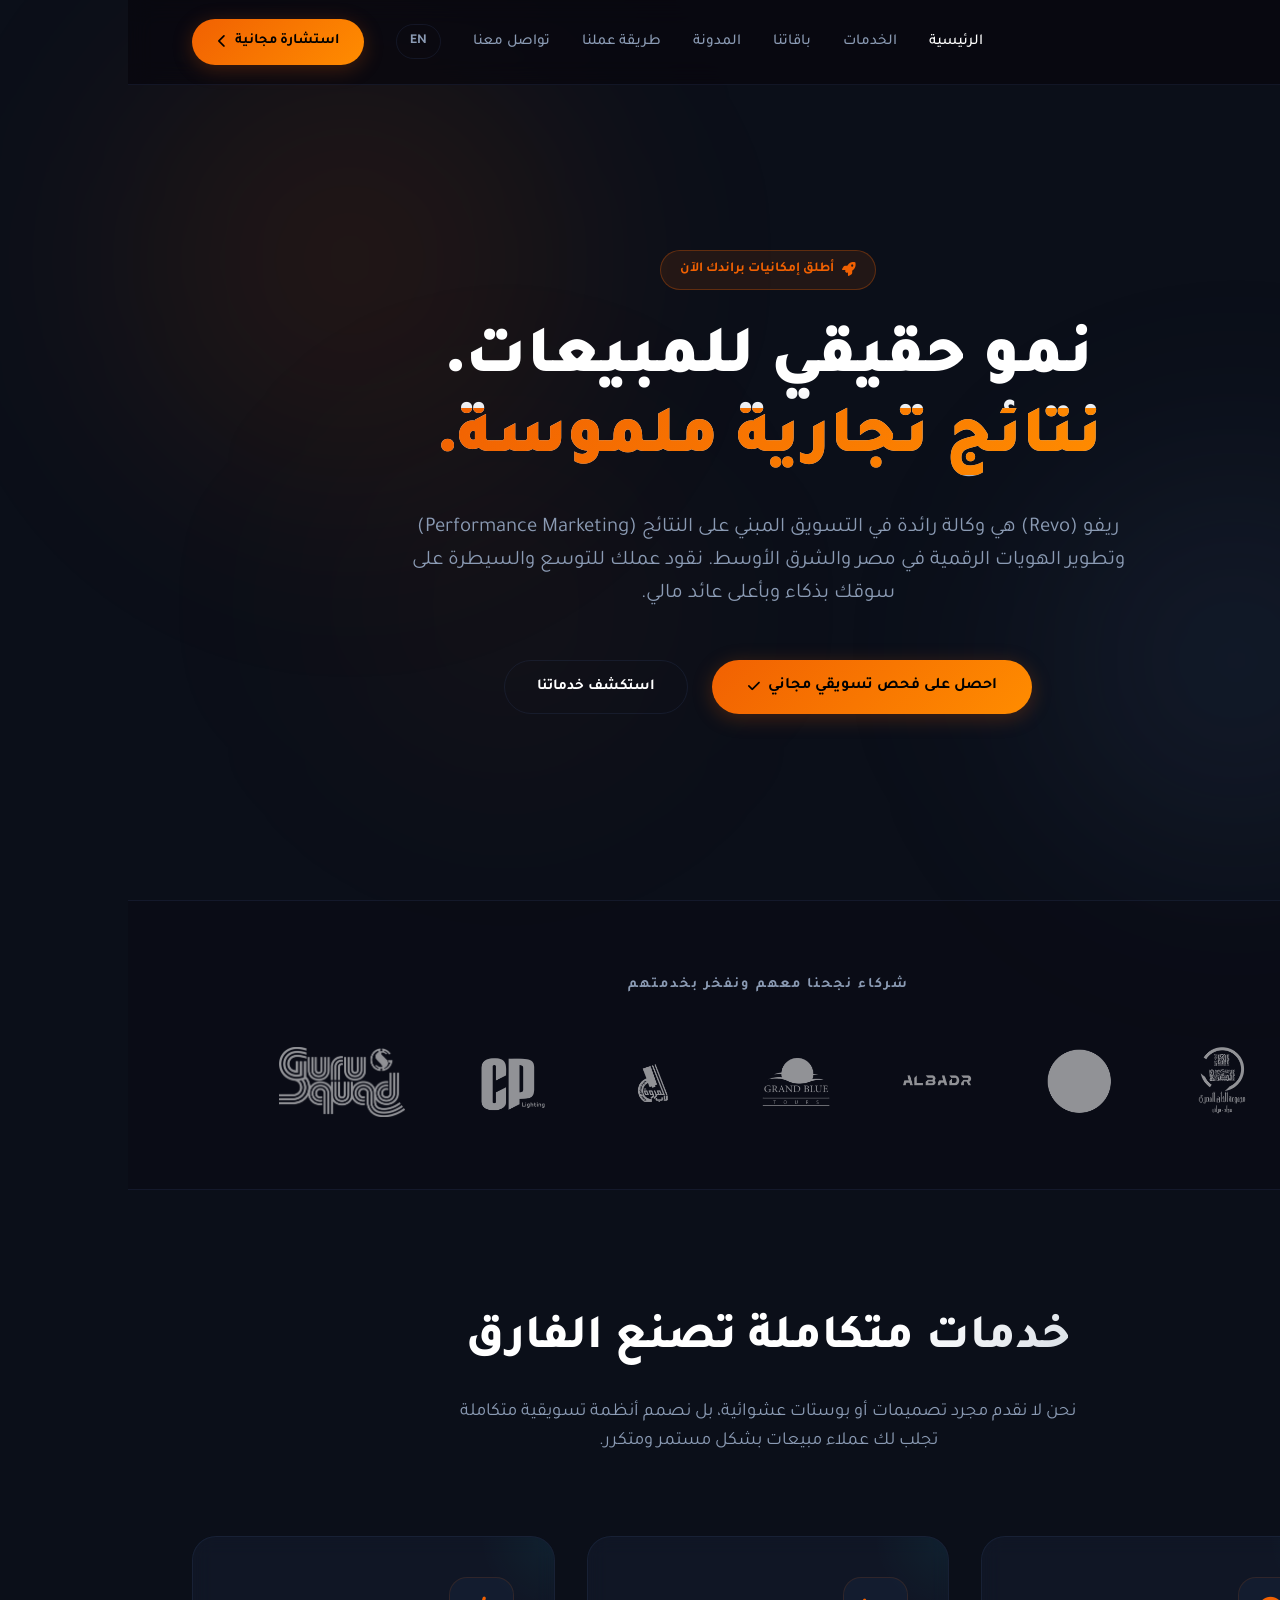
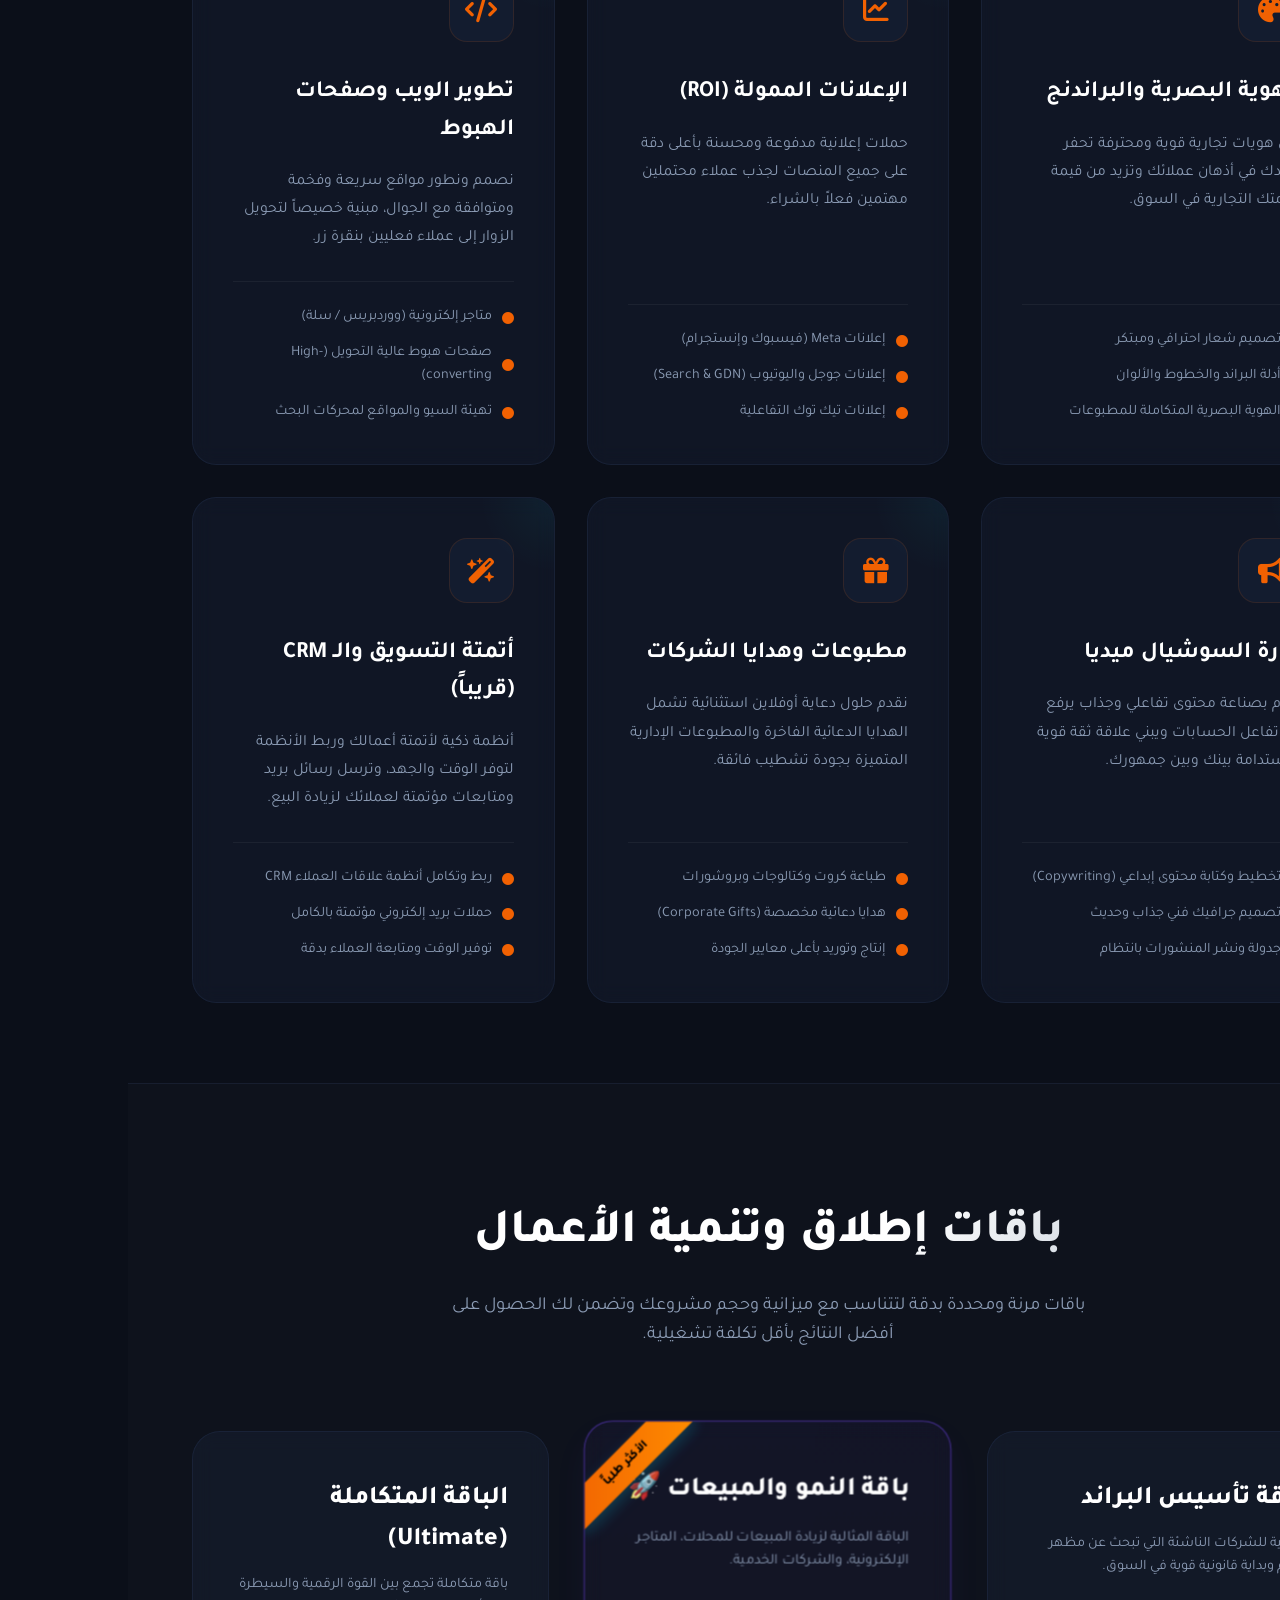
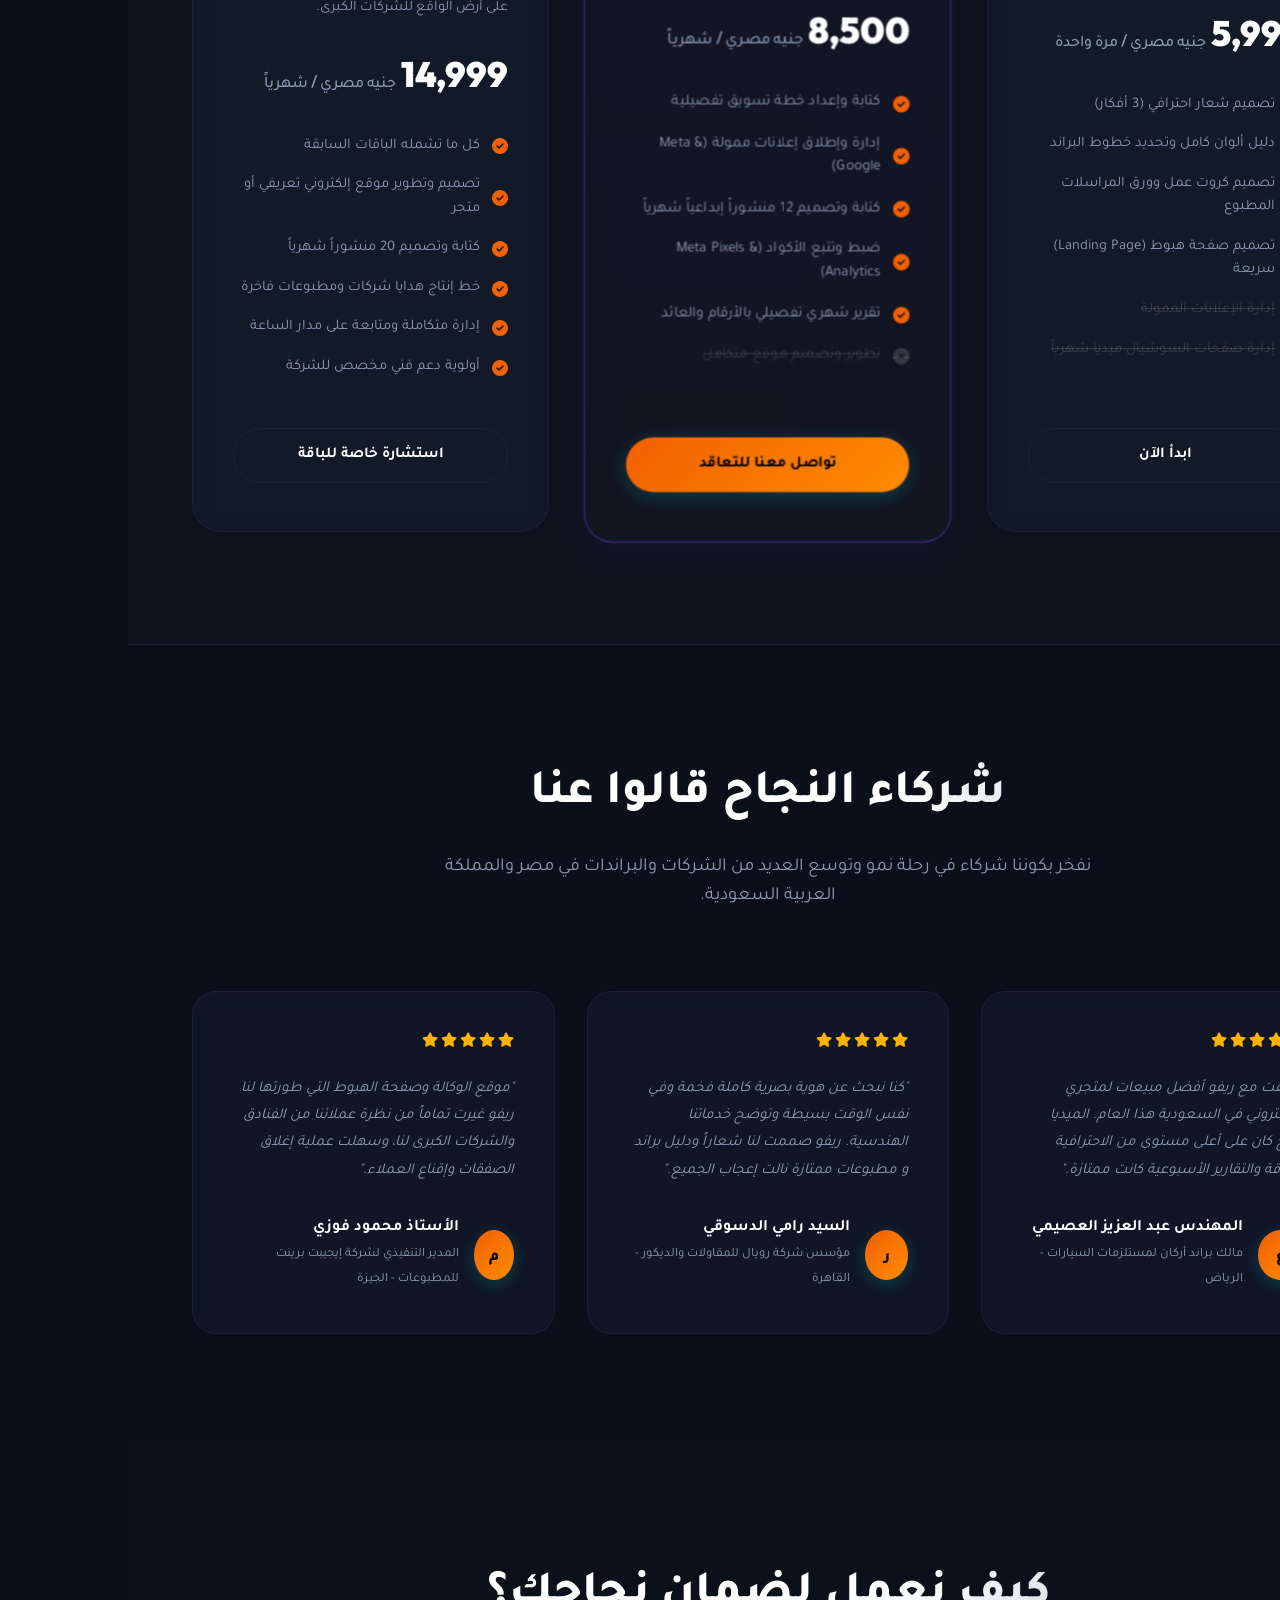
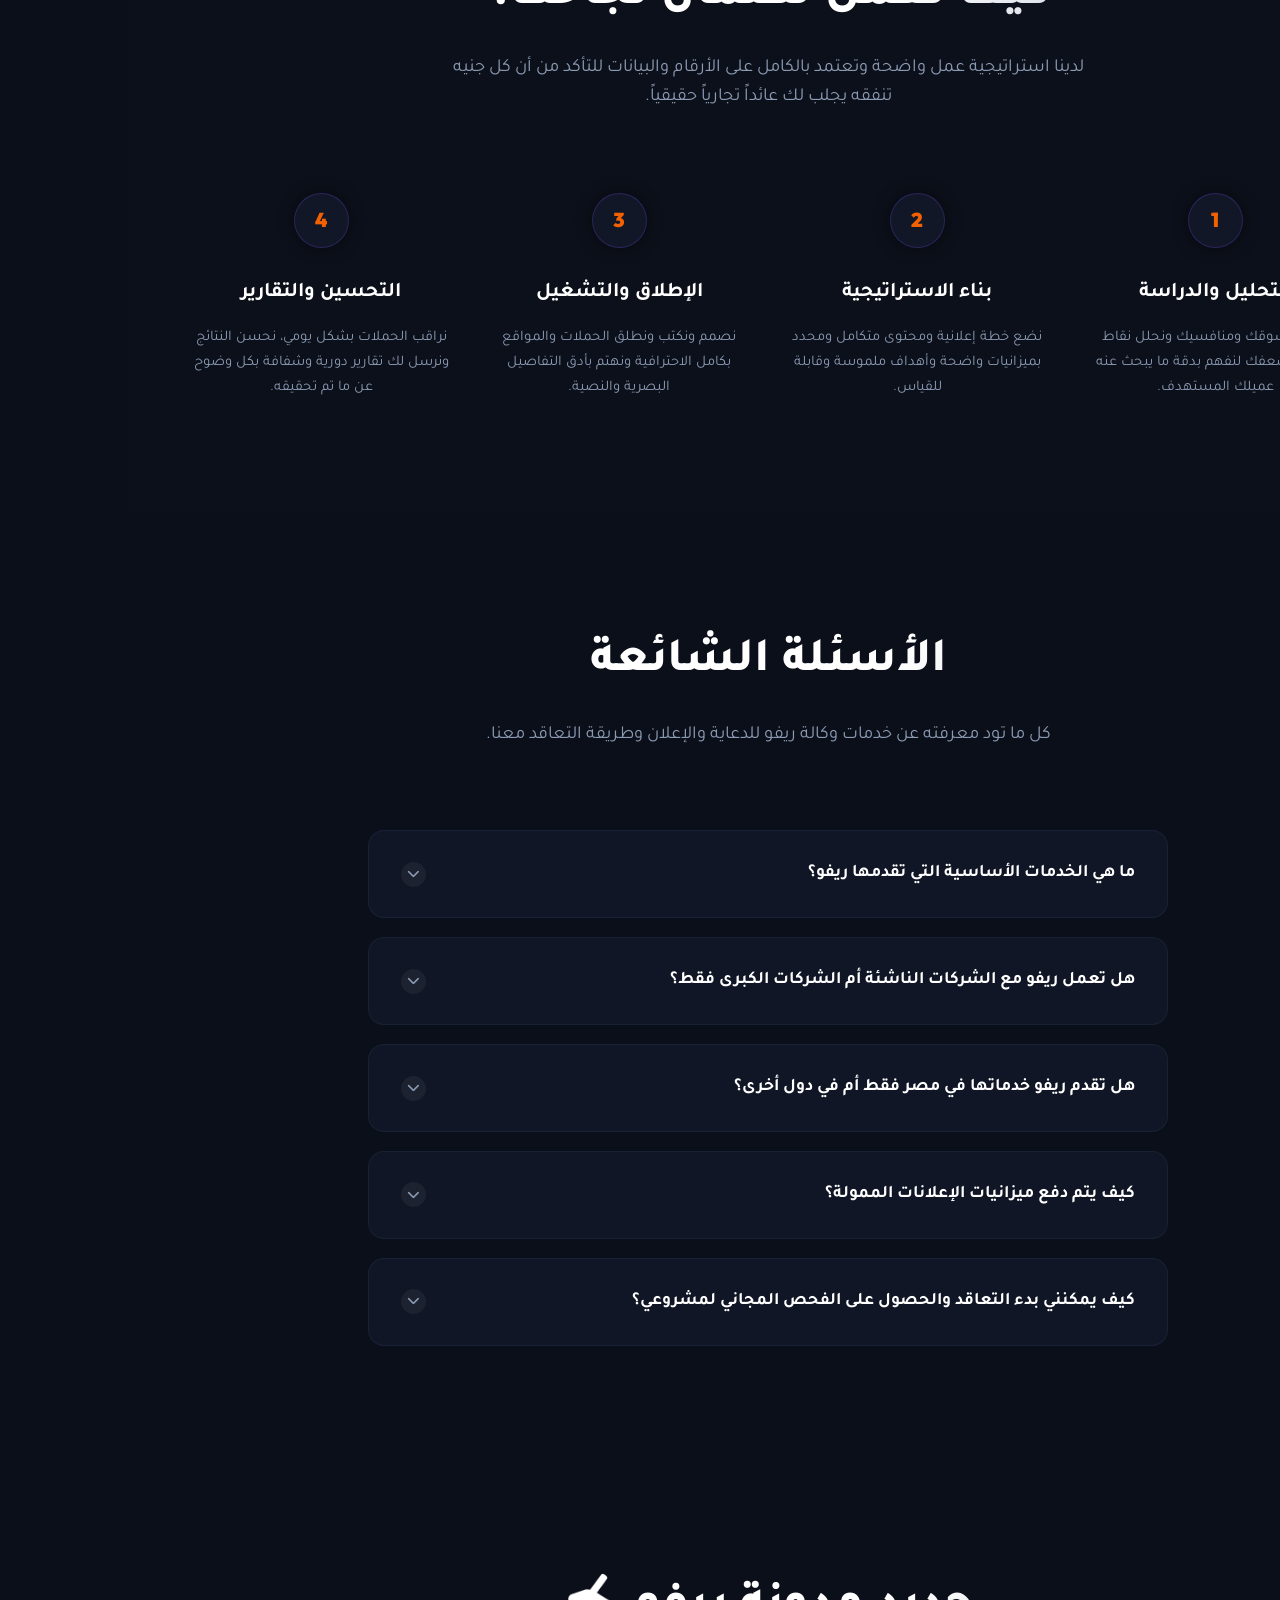
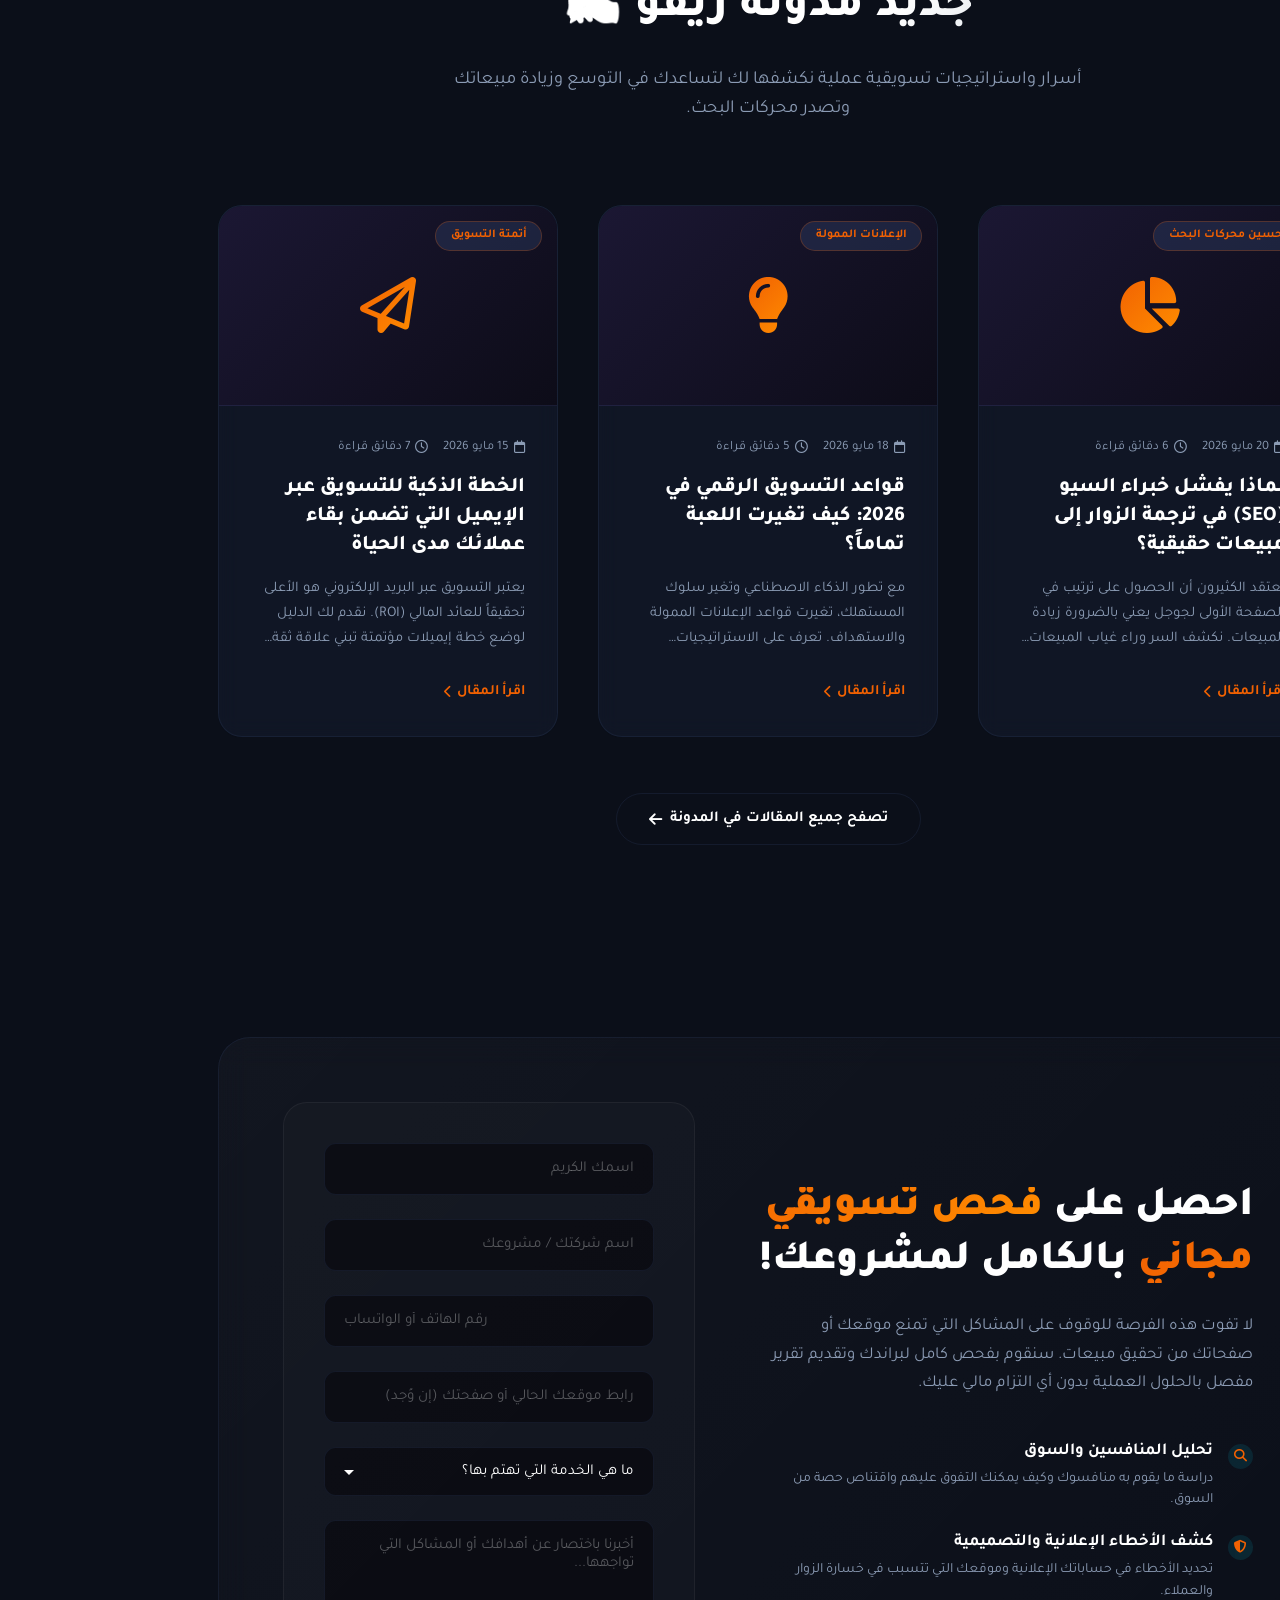
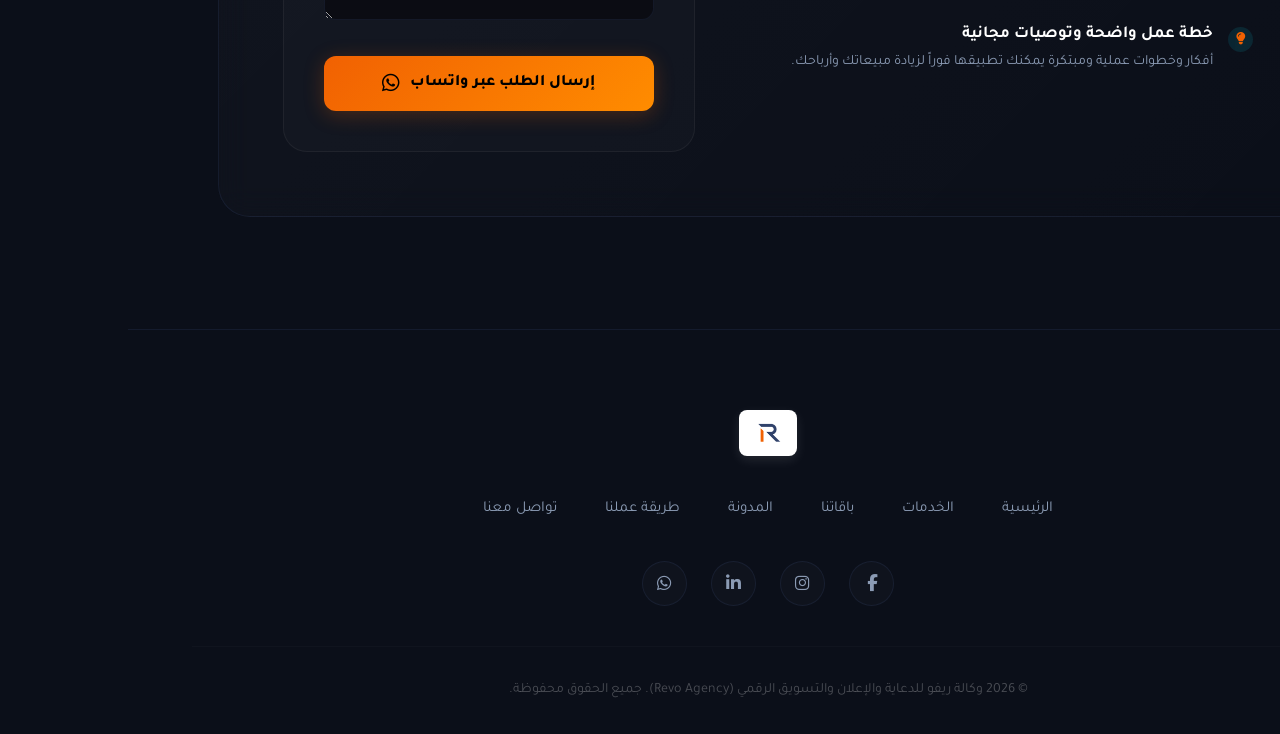
<file: index.html>
<!DOCTYPE html>
<html lang="ar" dir="rtl">
<head>
    <meta charset="UTF-8">
    <meta name="viewport" content="width=device-width, initial-scale=1.0">
    <title>Revo Advertising Agency | وكالة ريفو للدعاية والتسويق الرقمي</title>
    <meta name="description" content="وكالة ريفو (Revo) للدعاية والتسويق الرقمي - شريك النمو الذكي لشركتك في مصر والشرق الأوسط. نقدم خدمات الميديا باينج، تصميم الهويات، وتطوير المواقع بأحدث التقنيات وأعلى عائد على الاستثمار.">
    
    <!-- Google Fonts -->
    <link rel="preconnect" href="https://fonts.googleapis.com">
    <link rel="preconnect" href="https://fonts.gstatic.com" crossorigin>
    <link href="https://fonts.googleapis.com/css2?family=Outfit:wght@300;400;600;800&family=Tajawal:wght@300;400;500;700;900&display=swap" rel="stylesheet">
    
    <!-- FontAwesome Icons -->
    <link rel="stylesheet" href="https://cdnjs.cloudflare.com/ajax/libs/font-awesome/6.4.0/css/all.min.css">

    <!-- Shared Web Components -->
    <script src="js/components.js" defer></script>

    <link rel="stylesheet" href="css/global.css">
    <link rel="stylesheet" href="css/home.css">
</head>
<body>
<!-- test3.3 -->
    <div class="ambient-glow"></div>
    <div class="ambient-glow-2"></div>
    <div class="ambient-glow-3"></div>

    <!-- Header / Navbar Placeholder -->
    <div id="header-placeholder"></div>

    <!-- Hero Section -->
    <section class="hero">
        <div class="hero-content">
            <div class="badge">
                <i class="fa-solid fa-rocket"></i> أطلق إمكانيات براندك الآن
            </div>
            <h1>نمو حقيقي للمبيعات.<br><span>نتائج تجارية ملموسة.</span></h1>
            <p>ريفو (Revo) هي وكالة رائدة في التسويق المبني على النتائج (Performance Marketing) وتطوير الهويات الرقمية في مصر والشرق الأوسط. نقود عملك للتوسع والسيطرة على سوقك بذكاء وبأعلى عائد مالي.</p>
            <div class="hero-buttons">
                <a href="#contact" class="cta-btn" style="padding: 0.9rem 2.2rem; font-size: 1rem;">
                    احصل على فحص تسويقي مجاني <i class="fa-solid fa-check"></i>
                </a>
                <a href="#services" class="btn-secondary">
                    استكشف خدماتنا
                </a>
            </div>
        </div>
    </section>

    <!-- Partners Logos Section -->
    <section class="partners-section">
        <div class="marquee-title">
            <span>شركاء نجحنا معهم ونفخر بخدمتهم</span>
        </div>
        <div class="partners-grid">
            <img src="images/Logos/logo1.png" alt="Client Logo">
            <img src="images/Logos/logo2.png" alt="Client Logo">
            <img src="images/Logos/logo3.png" alt="Client Logo">
            <img src="images/Logos/logo4.png" alt="Client Logo">
            <img src="images/Logos/logo5.png" alt="Client Logo">
            <img src="images/Logos/logo6.png" alt="Client Logo">
            <img src="images/Logos/logo AhmedBrand RwefwfGB.png" alt="Client Logo">
        </div>
    </section>

    <!-- Services Section -->
    <section class="services" id="services">
        <div class="section-header">
            <h2>خدمات متكاملة تصنع الفارق</h2>
            <p>نحن لا نقدم مجرد تصميمات أو بوستات عشوائية، بل نصمم أنظمة تسويقية متكاملة تجلب لك عملاء مبيعات بشكل مستمر ومتكرر.</p>
        </div>

        <div class="services-grid">
            <!-- Service 1: Branding -->
            <div class="service-card">
                <div>
                    <div class="service-card-icon">
                        <i class="fa-solid fa-palette"></i>
                    </div>
                    <h3>الهوية البصرية والبراندنج</h3>
                    <p>نبني هويات تجارية قوية ومحترفة تحفر براندك في أذهان عملائك وتزيد من قيمة علامتك التجارية في السوق.</p>
                </div>
                <ul>
                    <li><i class="fa-solid fa-circle"></i> تصميم شعار احترافي ومبتكر</li>
                    <li><i class="fa-solid fa-circle"></i> أدلة البراند والخطوط والألوان</li>
                    <li><i class="fa-solid fa-circle"></i> الهوية البصرية المتكاملة للمطبوعات</li>
                </ul>
            </div>

            <!-- Service 2: Performance Marketing -->
            <div class="service-card">
                <div>
                    <div class="service-card-icon">
                        <i class="fa-solid fa-chart-line"></i>
                    </div>
                    <h3>الإعلانات الممولة (ROI)</h3>
                    <p>حملات إعلانية مدفوعة ومحسنة بأعلى دقة على جميع المنصات لجذب عملاء محتملين مهتمين فعلاً بالشراء.</p>
                </div>
                <ul>
                    <li><i class="fa-solid fa-circle"></i> إعلانات Meta (فيسبوك وإنستجرام)</li>
                    <li><i class="fa-solid fa-circle"></i> إعلانات جوجل واليوتيوب (Search & GDN)</li>
                    <li><i class="fa-solid fa-circle"></i> إعلانات تيك توك التفاعلية</li>
                </ul>
            </div>

            <!-- Service 3: Web Design & Dev -->
            <div class="service-card">
                <div>
                    <div class="service-card-icon">
                        <i class="fa-solid fa-code"></i>
                    </div>
                    <h3>تطوير الويب وصفحات الهبوط</h3>
                    <p>نصمم ونطور مواقع سريعة وفخمة ومتوافقة مع الجوال، مبنية خصيصاً لتحويل الزوار إلى عملاء فعليين بنقرة زر.</p>
                </div>
                <ul>
                    <li><i class="fa-solid fa-circle"></i> متاجر إلكترونية (ووردبريس / سلة)</li>
                    <li><i class="fa-solid fa-circle"></i> صفحات هبوط عالية التحويل (High-converting)</li>
                    <li><i class="fa-solid fa-circle"></i> تهيئة السيو والمواقع لمحركات البحث</li>
                </ul>
            </div>

            <!-- Service 4: Social Media Management -->
            <div class="service-card">
                <div>
                    <div class="service-card-icon">
                        <i class="fa-solid fa-bullhorn"></i>
                    </div>
                    <h3>إدارة السوشيال ميديا</h3>
                    <p>نقوم بصناعة محتوى تفاعلي وجذاب يرفع من تفاعل الحسابات ويبني علاقة ثقة قوية ومستدامة بينك وبين جمهورك.</p>
                </div>
                <ul>
                    <li><i class="fa-solid fa-circle"></i> تخطيط وكتابة محتوى إبداعي (Copywriting)</li>
                    <li><i class="fa-solid fa-circle"></i> تصميم جرافيك فني جذاب وحديث</li>
                    <li><i class="fa-solid fa-circle"></i> جدولة ونشر المنشورات بانتظام</li>
                </ul>
            </div>

            <!-- Service 5: Printing & Gifts -->
            <div class="service-card">
                <div>
                    <div class="service-card-icon">
                        <i class="fa-solid fa-gift"></i>
                    </div>
                    <h3>مطبوعات وهدايا الشركات</h3>
                    <p>نقدم حلول دعاية أوفلاين استثنائية تشمل الهدايا الدعائية الفاخرة والمطبوعات الإدارية المتميزة بجودة تشطيب فائقة.</p>
                </div>
                <ul>
                    <li><i class="fa-solid fa-circle"></i> طباعة كروت وكتالوجات وبروشورات</li>
                    <li><i class="fa-solid fa-circle"></i> هدايا دعائية مخصصة (Corporate Gifts)</li>
                    <li><i class="fa-solid fa-circle"></i> إنتاج وتوريد بأعلى معايير الجودة</li>
                </ul>
            </div>

            <!-- Service 6: Marketing Automation -->
            <div class="service-card">
                <div>
                    <div class="service-card-icon">
                        <i class="fa-solid fa-wand-magic-sparkles"></i>
                    </div>
                    <h3>أتمتة التسويق والـ CRM (قريباً)</h3>
                    <p>أنظمة ذكية لأتمتة أعمالك وربط الأنظمة لتوفر الوقت والجهد، وترسل رسائل بريد ومتابعات مؤتمتة لعملائك لزيادة البيع.</p>
                </div>
                <ul>
                    <li><i class="fa-solid fa-circle"></i> ربط وتكامل أنظمة علاقات العملاء CRM</li>
                    <li><i class="fa-solid fa-circle"></i> حملات بريد إلكتروني مؤتمتة بالكامل</li>
                    <li><i class="fa-solid fa-circle"></i> توفير الوقت ومتابعة العملاء بدقة</li>
                </ul>
            </div>
        </div>
    </section>

    <!-- Pricing Section -->
    <section class="pricing" id="pricing">
        <div class="section-header">
            <h2>باقات إطلاق وتنمية الأعمال</h2>
            <p>باقات مرنة ومحددة بدقة لتتناسب مع ميزانية وحجم مشروعك وتضمن لك الحصول على أفضل النتائج بأقل تكلفة تشغيلية.</p>
        </div>

        <div class="pricing-grid">
            <!-- Plan 1 -->
            <div class="pricing-card">
                <div class="pricing-header">
                    <h3>باقة تأسيس البراند</h3>
                    <p>مثالية للشركات الناشئة التي تبحث عن مظهر فخم وبداية قانونية قوية في السوق.</p>
                </div>
                <div class="price">
                    5,999 <span>جنيه مصري / مرة واحدة</span>
                </div>
                <ul class="pricing-features">
                    <li><i class="fa-solid fa-circle-check"></i> تصميم شعار احترافي (3 أفكار)</li>
                    <li><i class="fa-solid fa-circle-check"></i> دليل ألوان كامل وتحديد خطوط البراند</li>
                    <li><i class="fa-solid fa-circle-check"></i> تصميم كروت عمل وورق المراسلات المطبوع</li>
                    <li><i class="fa-solid fa-circle-check"></i> تصميم صفحة هبوط (Landing Page) سريعة</li>
                    <li class="disabled"><i class="fa-solid fa-circle-xmark"></i> إدارة الإعلانات الممولة</li>
                    <li class="disabled"><i class="fa-solid fa-circle-xmark"></i> إدارة صفحات السوشيال ميديا شهرياً</li>
                </ul>
                <a href="https://wa.me/201017595829?text=مرحباً%20ريفو،%20أنا%20مهتم%20بباقة%20تأسيس%20البراند" target="_blank" class="pricing-btn">ابدأ الآن</a>
            </div>

            <!-- Plan 2 (Popular) -->
            <div class="pricing-card popular">
                <div class="popular-badge">الأكثر طلباً</div>
                <div class="pricing-header">
                    <h3>باقة النمو والمبيعات 🚀</h3>
                    <p>الباقة المثالية لزيادة المبيعات للمحلات، المتاجر الإلكترونية، والشركات الخدمية.</p>
                </div>
                <div class="price">
                    8,500 <span>جنيه مصري / شهرياً</span>
                </div>
                <ul class="pricing-features">
                    <li><i class="fa-solid fa-circle-check"></i> كتابة وإعداد خطة تسويق تفصيلية</li>
                    <li><i class="fa-solid fa-circle-check"></i> إدارة وإطلاق إعلانات ممولة (Meta & Google)</li>
                    <li><i class="fa-solid fa-circle-check"></i> كتابة وتصميم 12 منشوراً إبداعياً شهرياً</li>
                    <li><i class="fa-solid fa-circle-check"></i> ضبط وتتبع الأكواد (Meta Pixels & Analytics)</li>
                    <li><i class="fa-solid fa-circle-check"></i> تقرير شهري تفصيلي بالأرقام والعائد</li>
                    <li class="disabled"><i class="fa-solid fa-circle-xmark"></i> تطوير وتصميم موقع متكامل</li>
                </ul>
                <a href="https://wa.me/201017595829?text=مرحباً%20ريفو،%20أنا%20مهتم%20بباقة%20النمو%20والمبيعات" target="_blank" class="pricing-btn">تواصل معنا للتعاقد</a>
            </div>

            <!-- Plan 3 -->
            <div class="pricing-card">
                <div class="pricing-header">
                    <h3>الباقة المتكاملة (Ultimate)</h3>
                    <p>باقة متكاملة تجمع بين القوة الرقمية والسيطرة على أرض الواقع للشركات الكبرى.</p>
                </div>
                <div class="price">
                    14,999 <span>جنيه مصري / شهرياً</span>
                </div>
                <ul class="pricing-features">
                    <li><i class="fa-solid fa-circle-check"></i> كل ما تشمله الباقات السابقة</li>
                    <li><i class="fa-solid fa-circle-check"></i> تصميم وتطوير موقع إلكتروني تعريفي أو متجر</li>
                    <li><i class="fa-solid fa-circle-check"></i> كتابة وتصميم 20 منشوراً شهرياً</li>
                    <li><i class="fa-solid fa-circle-check"></i> خط إنتاج هدايا شركات ومطبوعات فاخرة</li>
                    <li><i class="fa-solid fa-circle-check"></i> إدارة متكاملة ومتابعة على مدار الساعة</li>
                    <li><i class="fa-solid fa-circle-check"></i> أولوية دعم فني مخصص للشركة</li>
                </ul>
                <a href="https://wa.me/201017595829?text=مرحباً%20ريفو،%20أنا%20مهتم%20بالباقة%20المتكاملة" target="_blank" class="pricing-btn">استشارة خاصة للباقة</a>
            </div>
        </div>
    </section>

    <!-- Testimonials Section -->
    <section class="portfolio" id="testimonials">
        <div class="section-header">
            <h2>شركاء النجاح قالوا عنا</h2>
            <p>نفخر بكوننا شركاء في رحلة نمو وتوسع العديد من الشركات والبراندات في مصر والمملكة العربية السعودية.</p>
        </div>

        <div class="testimonials-grid">
            <!-- Testimonial 1 -->
            <div class="testimonial-card">
                <div class="stars">
                    <i class="fa-solid fa-star"></i>
                    <i class="fa-solid fa-star"></i>
                    <i class="fa-solid fa-star"></i>
                    <i class="fa-solid fa-star"></i>
                    <i class="fa-solid fa-star"></i>
                </div>
                <p>"حققت مع ريفو أفضل مبيعات لمتجري الإلكتروني في السعودية هذا العام. الميديا باينج كان على أعلى مستوى من الاحترافية والدقة والتقارير الأسبوعية كانت ممتازة."</p>
                <div class="client-info">
                    <div class="client-avatar">ع</div>
                    <div class="client-details">
                        <h4>المهندس عبد العزيز العصيمي</h4>
                        <span>مالك براند أركان لمستلزمات السيارات - الرياض</span>
                    </div>
                </div>
            </div>

            <!-- Testimonial 2 -->
            <div class="testimonial-card">
                <div class="stars">
                    <i class="fa-solid fa-star"></i>
                    <i class="fa-solid fa-star"></i>
                    <i class="fa-solid fa-star"></i>
                    <i class="fa-solid fa-star"></i>
                    <i class="fa-solid fa-star"></i>
                </div>
                <p>"كنا نبحث عن هوية بصرية كاملة فخمة وفي نفس الوقت بسيطة وتوضح خدماتنا الهندسية. ريفو صممت لنا شعاراً ودليل براند و مطبوعات ممتازة نالت إعجاب الجميع."</p>
                <div class="client-info">
                    <div class="client-avatar">ر</div>
                    <div class="client-details">
                        <h4>السيد رامي الدسوقي</h4>
                        <span>مؤسس شركة رويال للمقاولات والديكور - القاهرة</span>
                    </div>
                </div>
            </div>

            <!-- Testimonial 3 -->
            <div class="testimonial-card">
                <div class="stars">
                    <i class="fa-solid fa-star"></i>
                    <i class="fa-solid fa-star"></i>
                    <i class="fa-solid fa-star"></i>
                    <i class="fa-solid fa-star"></i>
                    <i class="fa-solid fa-star"></i>
                </div>
                <p>"موقع الوكالة وصفحة الهبوط التي طورتها لنا ريفو غيرت تماماً من نظرة عملائنا من الفنادق والشركات الكبرى لنا، وسهلت عملية إغلاق الصفقات وإقناع العملاء."</p>
                <div class="client-info">
                    <div class="client-avatar">م</div>
                    <div class="client-details">
                        <h4>الأستاذ محمود فوزي</h4>
                        <span>المدير التنفيذي لشركة إيجيبت برينت للمطبوعات - الجيزة</span>
                    </div>
                </div>
            </div>
        </div>
    </section>

    <!-- Value/Approach Section -->
    <section class="approach" id="approach">
        <div class="section-header">
            <h2>كيف نعمل لضمان نجاحك؟</h2>
            <p>لدينا استراتيجية عمل واضحة وتعتمد بالكامل على الأرقام والبيانات للتأكد من أن كل جنيه تنفقه يجلب لك عائداً تجارياً حقيقياً.</p>
        </div>

        <div class="approach-timeline">
            <!-- Step 1 -->
            <div class="timeline-step">
                <div class="step-num">1</div>
                <h3>التحليل والدراسة</h3>
                <p>ندرس سوقك ومنافسيك ونحلل نقاط قوتك وضعفك لنفهم بدقة ما يبحث عنه عميلك المستهدف.</p>
            </div>

            <!-- Step 2 -->
            <div class="timeline-step">
                <div class="step-num">2</div>
                <h3>بناء الاستراتيجية</h3>
                <p>نضع خطة إعلانية ومحتوى متكامل ومحدد بميزانيات واضحة وأهداف ملموسة وقابلة للقياس.</p>
            </div>

            <!-- Step 3 -->
            <div class="timeline-step">
                <div class="step-num">3</div>
                <h3>الإطلاق والتشغيل</h3>
                <p>نصمم ونكتب ونطلق الحملات والمواقع بكامل الاحترافية ونهتم بأدق التفاصيل البصرية والنصية.</p>
            </div>

            <!-- Step 4 -->
            <div class="timeline-step">
                <div class="step-num">4</div>
                <h3>التحسين والتقارير</h3>
                <p>نراقب الحملات بشكل يومي، نحسن النتائج ونرسل لك تقارير دورية وشفافة بكل وضوح عن ما تم تحقيقه.</p>
            </div>
        </div>
    </section>

    <!-- FAQs Section -->
    <section class="faq" id="faq">
        <div class="section-header">
            <h2>الأسئلة الشائعة</h2>
            <p>كل ما تود معرفته عن خدمات وكالة ريفو للدعاية والإعلان وطريقة التعاقد معنا.</p>
        </div>

        <div class="faq-container">
            <!-- FAQ 1 -->
            <div class="faq-item">
                <div class="faq-question">
                    <h3>ما هي الخدمات الأساسية التي تقدمها ريفو؟</h3>
                    <div class="faq-icon"><i class="fa-solid fa-chevron-down"></i></div>
                </div>
                <div class="faq-answer">
                    <p>تقدم وكالة ريفو حلول تسويقية متكاملة تشمل: التسويق الرقمي وإدارة الحملات الإعلانية الممولة (Facebook, Google, TikTok)، صناعة وإدارة محتوى السوشيال ميديا، تصميم الهويات البصرية والبراندنج، تصميم وتطوير المواقع والتاجر الإلكترونية وصفحات الهبوط، مطبوعات الشركات والهدايا الدعائية، وقريباً خدمات أتمتة التسويق والـ CRM.</p>
                </div>
            </div>

            <!-- FAQ 2 -->
            <div class="faq-item">
                <div class="faq-question">
                    <h3>هل تعمل ريفو مع الشركات الناشئة أم الشركات الكبرى فقط؟</h3>
                    <div class="faq-icon"><i class="fa-solid fa-chevron-down"></i></div>
                </div>
                <div class="faq-answer">
                    <p>نحن نعمل مع كافة مستويات الأعمال! لدينا باقات وخطط مصممة خصيصاً للشركات الناشئة (Startups) بأقل تكلفة لتساعدهم على التأسيس والظهور بشكل قوي، بجانب الباقات المتقدمة للشركات الصغيرة والمتوسطة (SMEs) والعلامات التجارية الكبرى لزيادة مبيعاتهم وتوسعهم.</p>
                </div>
            </div>

            <!-- FAQ 3 -->
            <div class="faq-item">
                <div class="faq-question">
                    <h3>هل تقدم ريفو خدماتها في مصر فقط أم في دول أخرى؟</h3>
                    <div class="faq-icon"><i class="fa-solid fa-chevron-down"></i></div>
                </div>
                <div class="faq-answer">
                    <p>سوقنا الرئيسي والأساسي هو جمهورية مصر العربية والمملكة العربية السعودية، ونقدم خدماتنا عن بعد لكافة الشركات والبراندات في منطقة الخليج العربي والشرق الأوسط بكامل الاحترافية وبنفس الكفاءة العالية.</p>
                </div>
            </div>

            <!-- FAQ 4 -->
            <div class="faq-item">
                <div class="faq-question">
                    <h3>كيف يتم دفع ميزانيات الإعلانات الممولة؟</h3>
                    <div class="faq-icon"><i class="fa-solid fa-chevron-down"></i></div>
                </div>
                <div class="faq-answer">
                    <p>ميزانية الإعلانات الممولة (التي تذهب مباشرة لمنصات مثل فيسبوك أو جوجل) تكون منفصلة تماماً عن أتعاب وكالة ريفو. يقوم العميل بربط بطاقته الائتمانية الخاصة بالحساب الإعلاني ويتم خصم ميزانية الإعلانات منها مباشرة لضمان أعلى مستويات الشفافية والأمان.</p>
                </div>
            </div>

            <!-- FAQ 5 -->
            <div class="faq-item">
                <div class="faq-question">
                    <h3>كيف يمكنني بدء التعاقد والحصول على الفحص المجاني لمشروعي؟</h3>
                    <div class="faq-icon"><i class="fa-solid fa-chevron-down"></i></div>
                </div>
                <div class="faq-answer">
                    <p>بسيطة جداً! يمكنك ملء نموذج طلب الفحص المجاني في أسفل هذه الصفحة، أو النقر على زر الواتساب لإرسال رسالة مباشرة لنا. سنقوم بدراسة موقعك وصفحاتك مجاناً وإعداد تقرير يوضح المشاكل والحلول المقترحة والبدء فوراً في العمل بعد توقيع العقد.</p>
                </div>
            </div>
        </div>
    </section>

    <!-- Latest Blog Section -->
    <section class="latest-blog" id="latest-blog">
        <div class="section-header">
            <h2>جديد مدونة ريفو ✍️</h2>
            <p>أسرار واستراتيجيات تسويقية عملية نكشفها لك لتساعدك في التوسع وزيادة مبيعاتك وتصدر محركات البحث.</p>
        </div>
        <div class="latest-blog-grid">
            <!-- Blog Card 1 -->
            <div class="blog-card">
                <div class="blog-img-placeholder">
                    <i class="fa-solid fa-chart-pie"></i>
                    <span class="blog-badge">تحسين محركات البحث</span>
                </div>
                <div class="blog-content">
                    <div class="blog-meta">
                        <span><i class="fa-regular fa-calendar"></i> 20 مايو 2026</span>
                        <span><i class="fa-regular fa-clock"></i> 6 دقائق قراءة</span>
                    </div>
                    <h3>لماذا يفشل خبراء السيو (SEO) في ترجمة الزوار إلى مبيعات حقيقية؟</h3>
                    <p>يعتقد الكثيرون أن الحصول على ترتيب في الصفحة الأولى لجوجل يعني بالضرورة زيادة المبيعات. نكشف السر وراء غياب المبيعات وكيف تصلح ذلك فوراً.</p>
                    <a href="Blogs/blog-post-seo.html" class="read-more-btn">اقرأ المقال <i class="fa-solid fa-chevron-left"></i></a>
                </div>
            </div>

            <!-- Blog Card 2 -->
            <div class="blog-card">
                <div class="blog-img-placeholder">
                    <i class="fa-solid fa-lightbulb"></i>
                    <span class="blog-badge">الإعلانات الممولة</span>
                </div>
                <div class="blog-content">
                    <div class="blog-meta">
                        <span><i class="fa-regular fa-calendar"></i> 18 مايو 2026</span>
                        <span><i class="fa-regular fa-clock"></i> 5 دقائق قراءة</span>
                    </div>
                    <h3>قواعد التسويق الرقمي في 2026: كيف تغيرت اللعبة تماماً؟</h3>
                    <p>مع تطور الذكاء الاصطناعي وتغير سلوك المستهلك، تغيرت قواعد الإعلانات الممولة والاستهداف. تعرف على الاستراتيجيات الأساسية لتجنب إهدار ميزانيتك.</p>
                    <a href="Blogs/blog-post-marketing-2026.html" class="read-more-btn">اقرأ المقال <i class="fa-solid fa-chevron-left"></i></a>
                </div>
            </div>

            <!-- Blog Card 3 -->
            <div class="blog-card">
                <div class="blog-img-placeholder">
                    <i class="fa-regular fa-paper-plane"></i>
                    <span class="blog-badge">أتمتة التسويق</span>
                </div>
                <div class="blog-content">
                    <div class="blog-meta">
                        <span><i class="fa-regular fa-calendar"></i> 15 مايو 2026</span>
                        <span><i class="fa-regular fa-clock"></i> 7 دقائق قراءة</span>
                    </div>
                    <h3>الخطة الذكية للتسويق عبر الإيميل التي تضمن بقاء عملائك مدى الحياة</h3>
                    <p>يعتبر التسويق عبر البريد الإلكتروني هو الأعلى تحقيقاً للعائد المالي (ROI). نقدم لك الدليل لوضع خطة إيميلات مؤتمتة تبني علاقة ثقة وتضمن تكرار الشراء.</p>
                    <a href="Blogs/blog-post-email-marketing.html" class="read-more-btn">اقرأ المقال <i class="fa-solid fa-chevron-left"></i></a>
                </div>
            </div>
        </div>
        <div style="text-align: center; margin-top: 3.5rem;">
            <a href="blog.html" class="btn-secondary" style="display: inline-flex; margin: 0 auto;">
                تصفح جميع المقالات في المدونة <i class="fa-solid fa-arrow-left"></i>
            </a>
        </div>
    </section>

    <!-- Interactive Free Audit / Contact Section -->
    <section class="contact" id="contact">
        <div class="contact-grid">
            
            <div class="contact-info-side">
                <h2>احصل على <span>فحص تسويقي مجاني</span> بالكامل لمشروعك!</h2>
                <p>لا تفوت هذه الفرصة للوقوف على المشاكل التي تمنع موقعك أو صفحاتك من تحقيق مبيعات. سنقوم بفحص كامل لبراندك وتقديم تقرير مفصل بالحلول العملية بدون أي التزام مالي عليك.</p>
                
                <ul class="audit-features">
                    <li>
                        <i class="fa-solid fa-magnifying-glass"></i>
                        <div>
                            <h4>تحليل المنافسين والسوق</h4>
                            <p>دراسة ما يقوم به منافسوك وكيف يمكنك التفوق عليهم واقتناص حصة من السوق.</p>
                        </div>
                    </li>
                    <li>
                        <i class="fa-solid fa-shield-halved"></i>
                        <div>
                            <h4>كشف الأخطاء الإعلانية والتصميمية</h4>
                            <p>تحديد الأخطاء في حساباتك الإعلانية وموقعك التي تتسبب في خسارة الزوار والعملاء.</p>
                        </div>
                    </li>
                    <li>
                        <i class="fa-solid fa-lightbulb"></i>
                        <div>
                            <h4>خطة عمل واضحة وتوصيات مجانية</h4>
                            <p>أفكار وخطوات عملية ومبتكرة يمكنك تطبيقها فوراً لزيادة مبيعاتك وأرباحك.</p>
                        </div>
                    </li>
                </ul>
            </div>

            <div class="contact-form-side">
                <!-- Form Container -->
                <form id="auditForm" onsubmit="handleAuditSubmit(event)">
                    <div class="form-group">
                        <input type="text" id="clientName" class="form-control" placeholder="اسمك الكريم" required>
                    </div>
                    <div class="form-group">
                        <input type="text" id="businessName" class="form-control" placeholder="اسم شركتك / مشروعك" required>
                    </div>
                    <div class="form-group">
                        <input type="tel" id="clientPhone" class="form-control" placeholder="رقم الهاتف أو الواتساب" required>
                    </div>
                    <div class="form-group">
                        <input type="url" id="clientWebsite" class="form-control" placeholder="رابط موقعك الحالي أو صفحتك (إن وُجد)">
                    </div>
                    <div class="form-group">
                        <select id="requestedService" class="form-control" required>
                            <option value="" disabled selected>ما هي الخدمة التي تهتم بها؟</option>
                            <option value="Branding">الهوية البصرية والبراندنج</option>
                            <option value="Paid Ads">الإعلانات الممولة وزيادة المبيعات</option>
                            <option value="Web Design">تطوير المواقع وصفحات الهبوط</option>
                            <option value="Social Media">إدارة وتنشيط السوشيال ميديا</option>
                            <option value="Printing">مطبوعات وهدايا الشركات</option>
                        </select>
                    </div>
                    <div class="form-group">
                        <textarea id="clientMessage" class="form-control" placeholder="أخبرنا باختصار عن أهدافك أو المشاكل التي تواجهها..."></textarea>
                    </div>
                    
                    <button type="submit" class="submit-btn">
                        إرسال الطلب عبر واتساب <i class="fa-brands fa-whatsapp" style="font-size: 1.25rem;"></i>
                    </button>
                </form>

                <!-- Success Screen -->
                <div class="form-success" id="successScreen">
                    <i class="fa-solid fa-circle-check"></i>
                    <h3>تم تحضير طلبك بنجاح!</h3>
                    <p>أنت على وشك الانتقال إلى الواتساب لإرسال بيانات الفحص لفريق ريفو. يرجى الضغط على الزر أدناه لتأكيد الإرسال إذا لم يتم تحويلك تلقائياً.</p>
                    <a href="#" id="whatsappRedirectBtn" target="_blank" class="whatsapp-btn" style="width: 100%; justify-content: center;">
                        اضغط هنا للمتابعة في واتساب <i class="fa-brands fa-whatsapp"></i>
                    </a>
                </div>
            </div>

        </div>
    </section>

    <!-- Footer -->
    <!-- Footer Placeholder -->
    <div id="footer-placeholder"></div>

    <!-- Interactive & Form Logic -->
    <script src="js/home.js" defer></script>
</body>
</html>
</file>
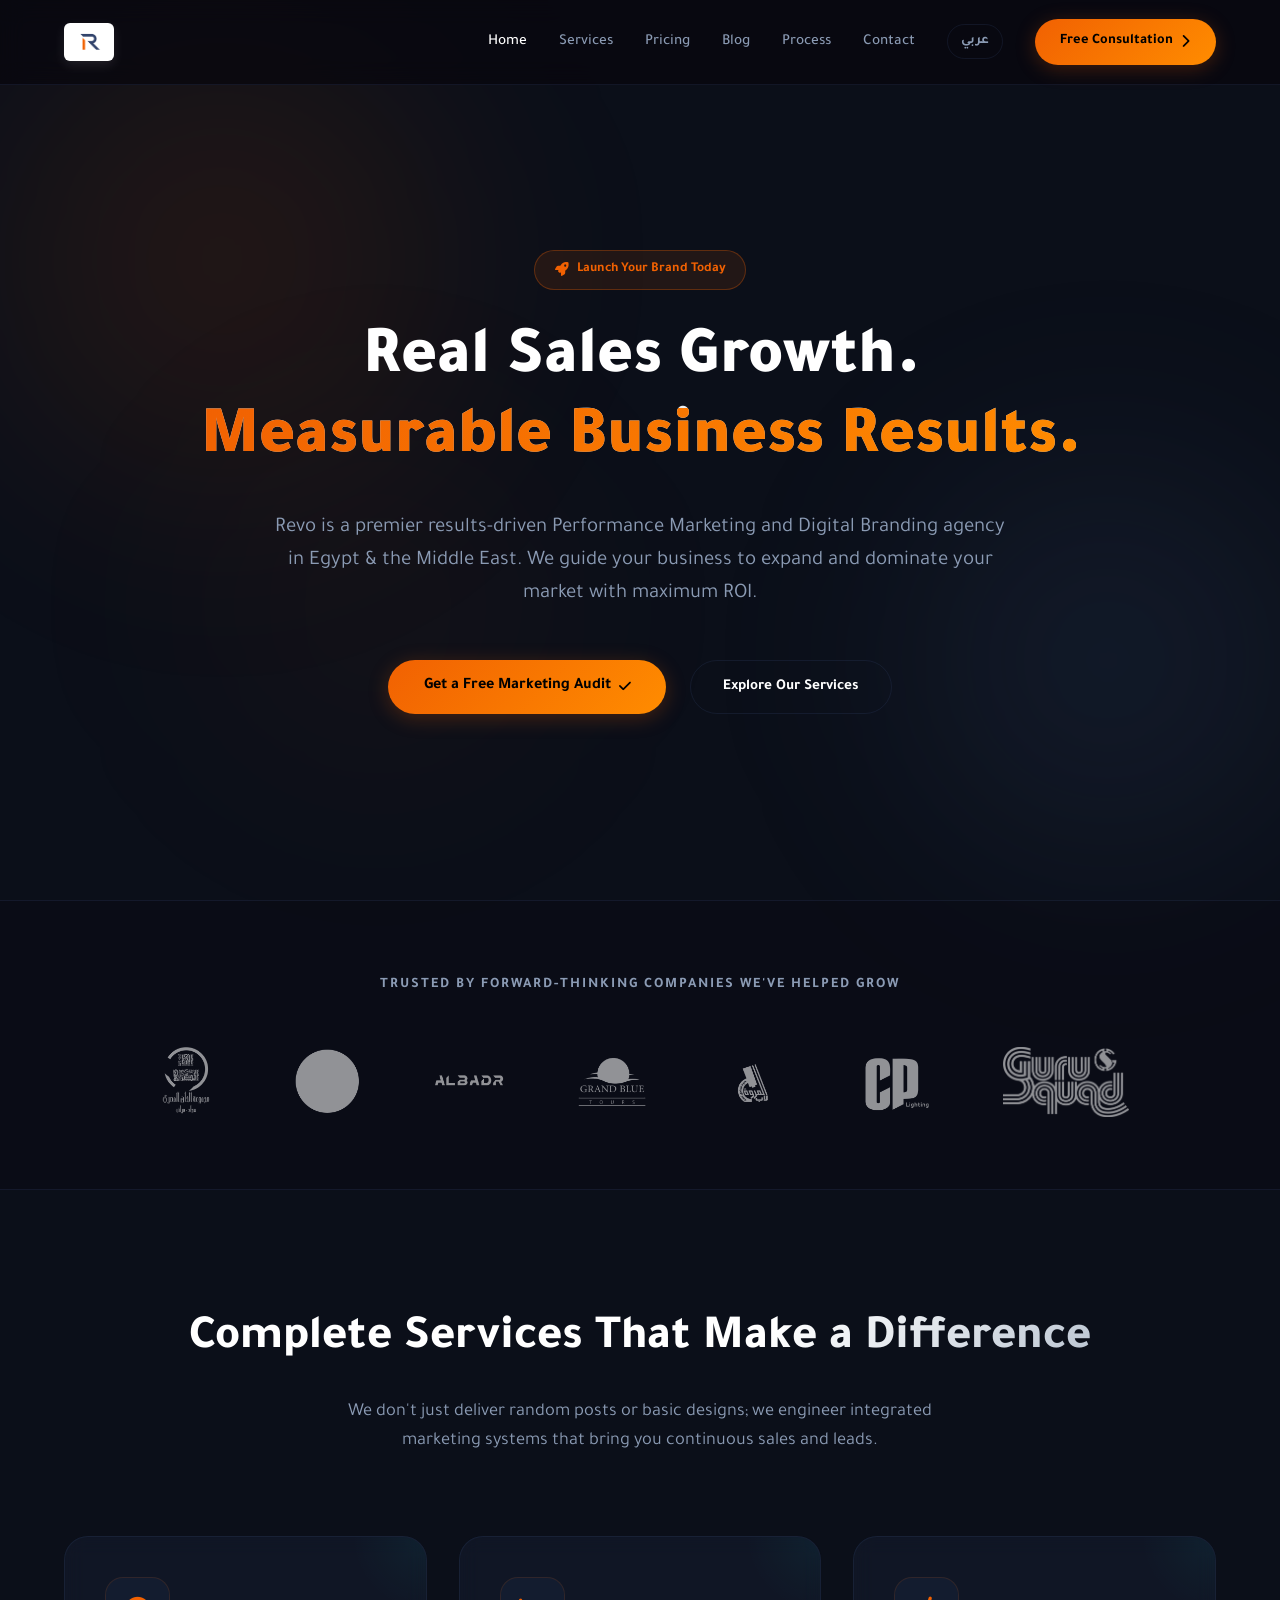
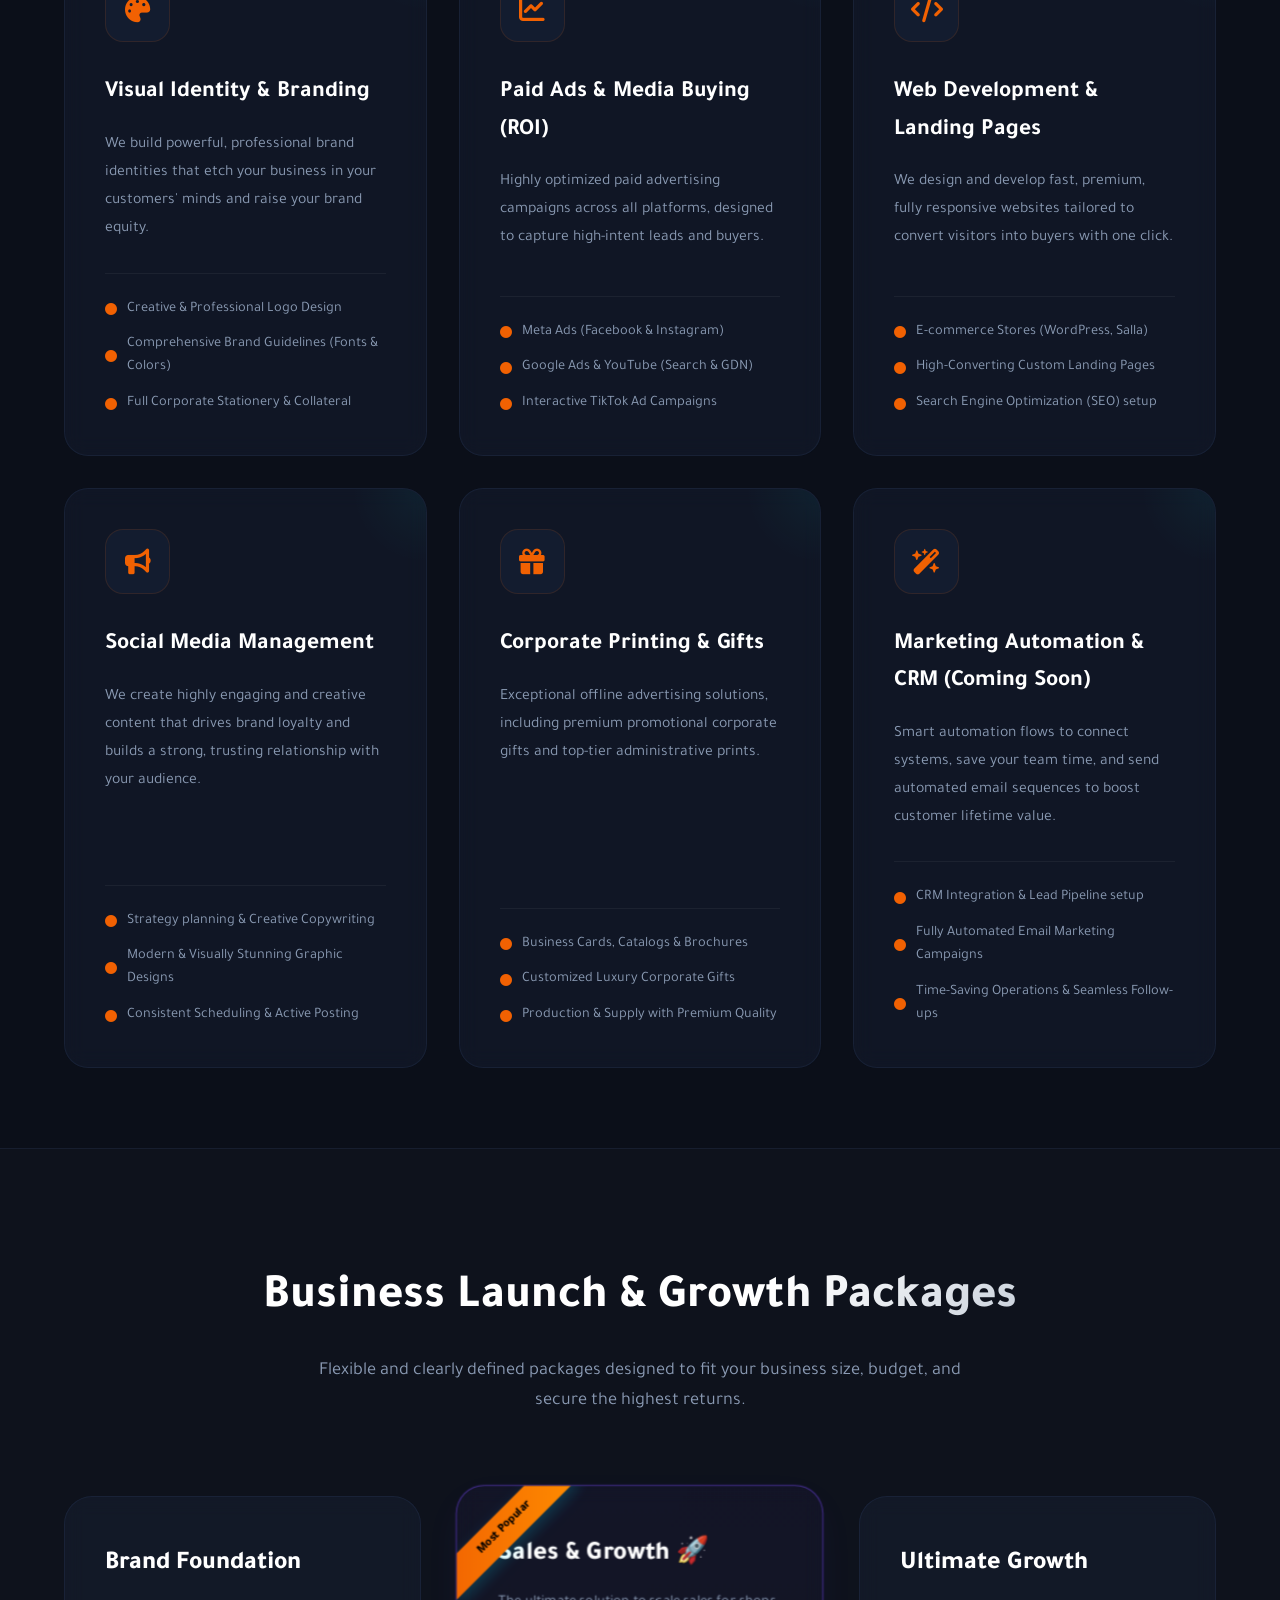
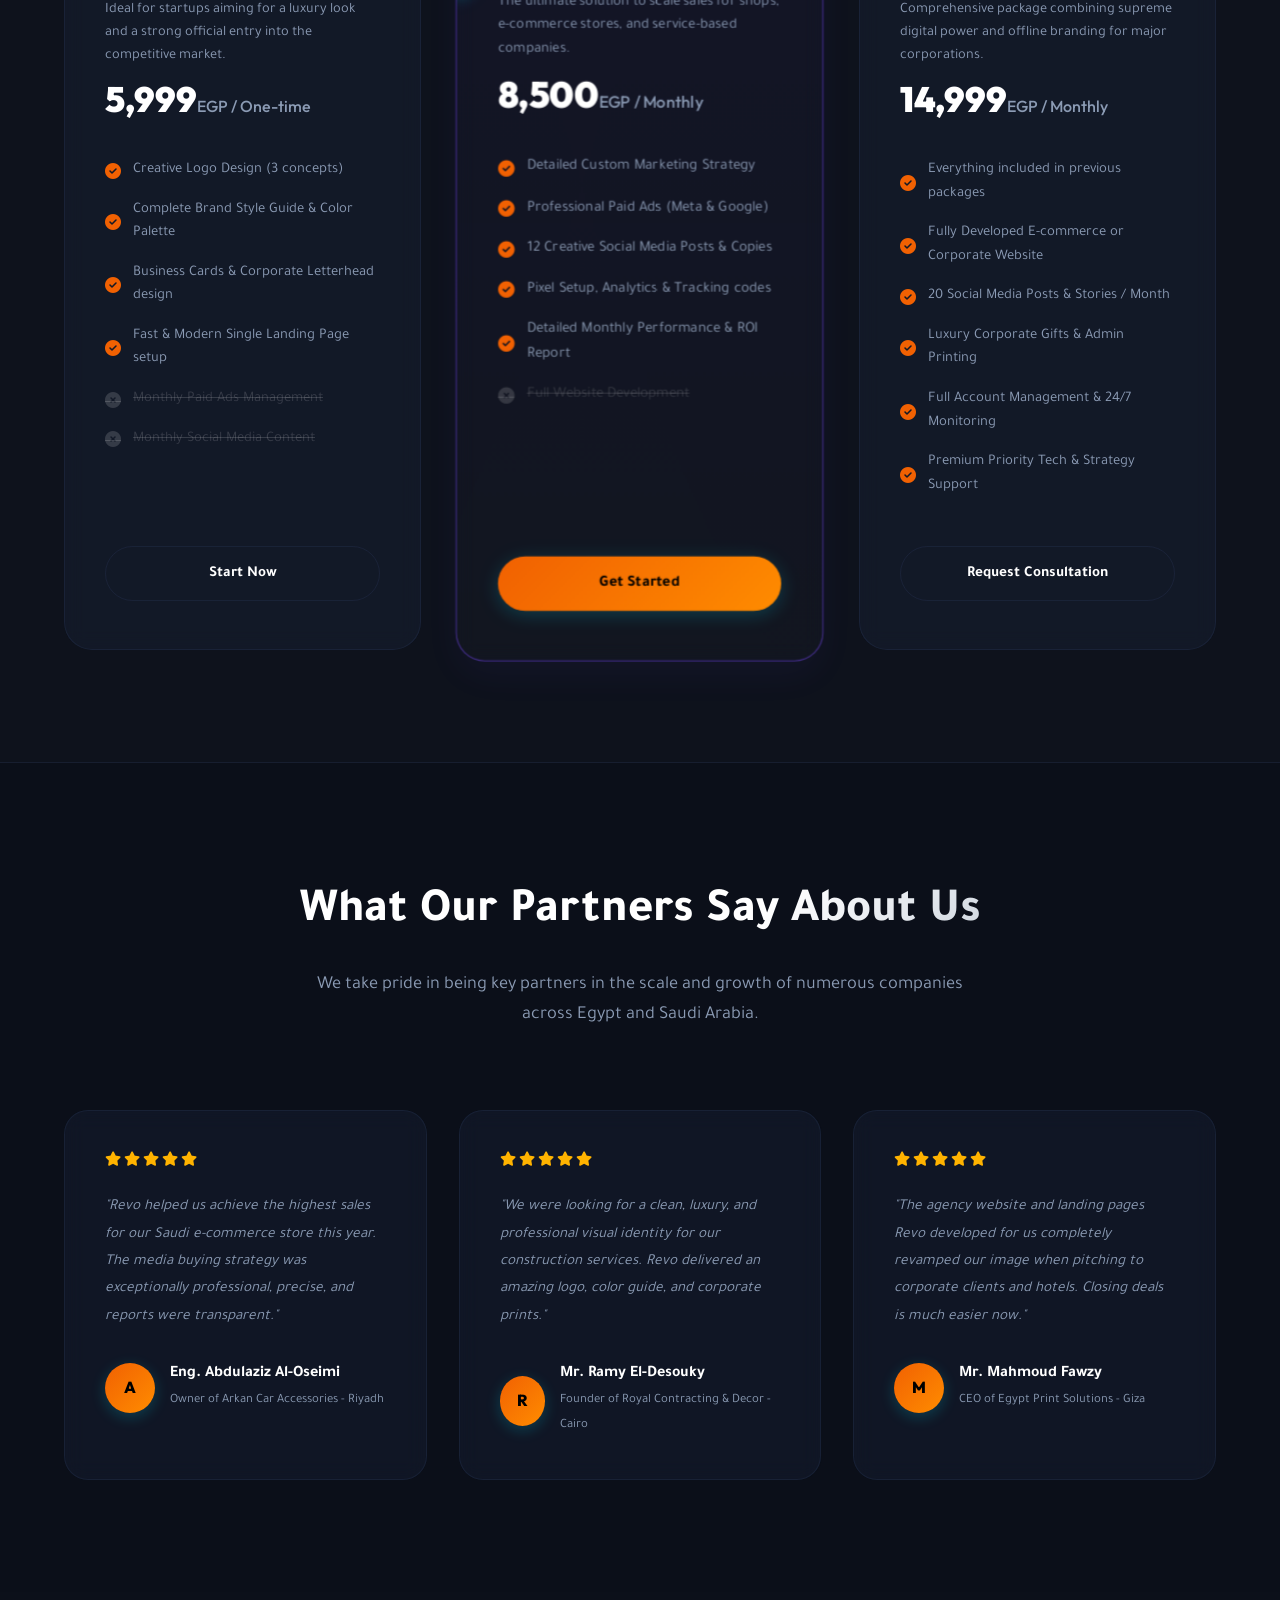
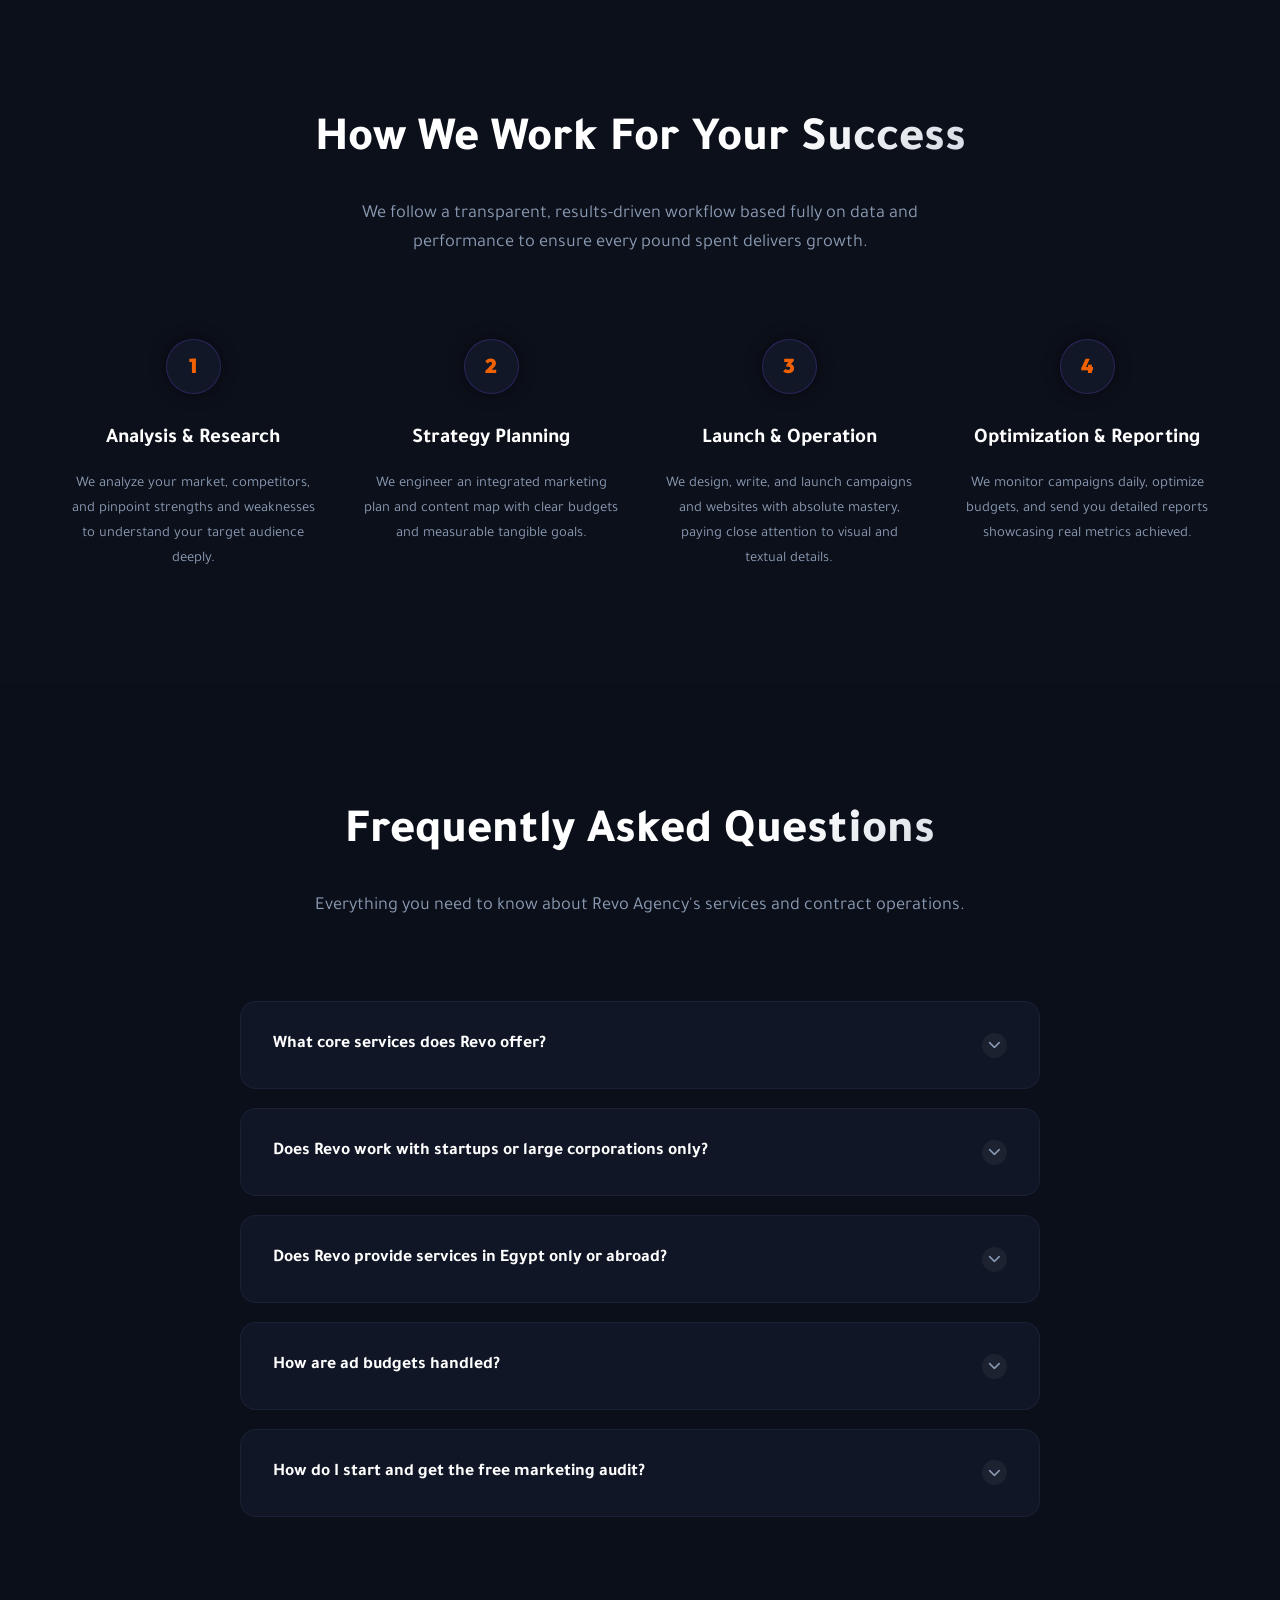
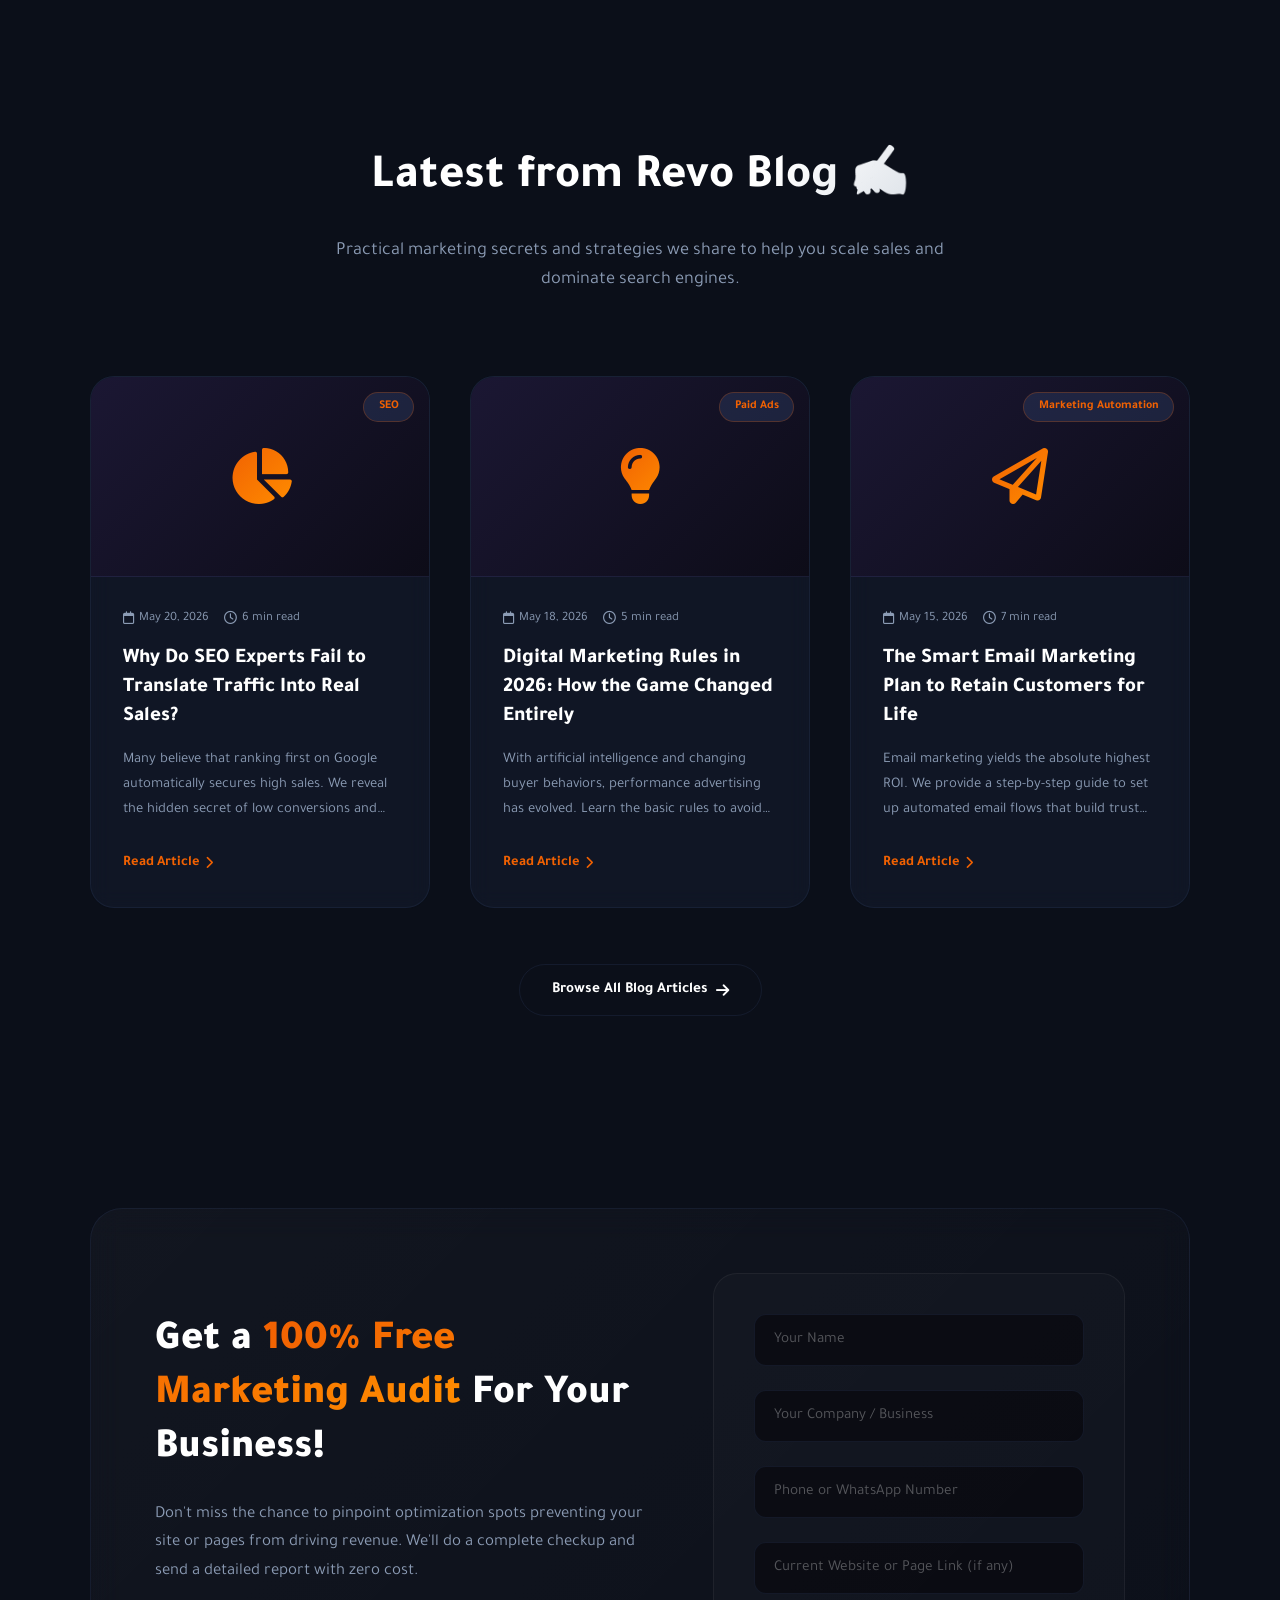
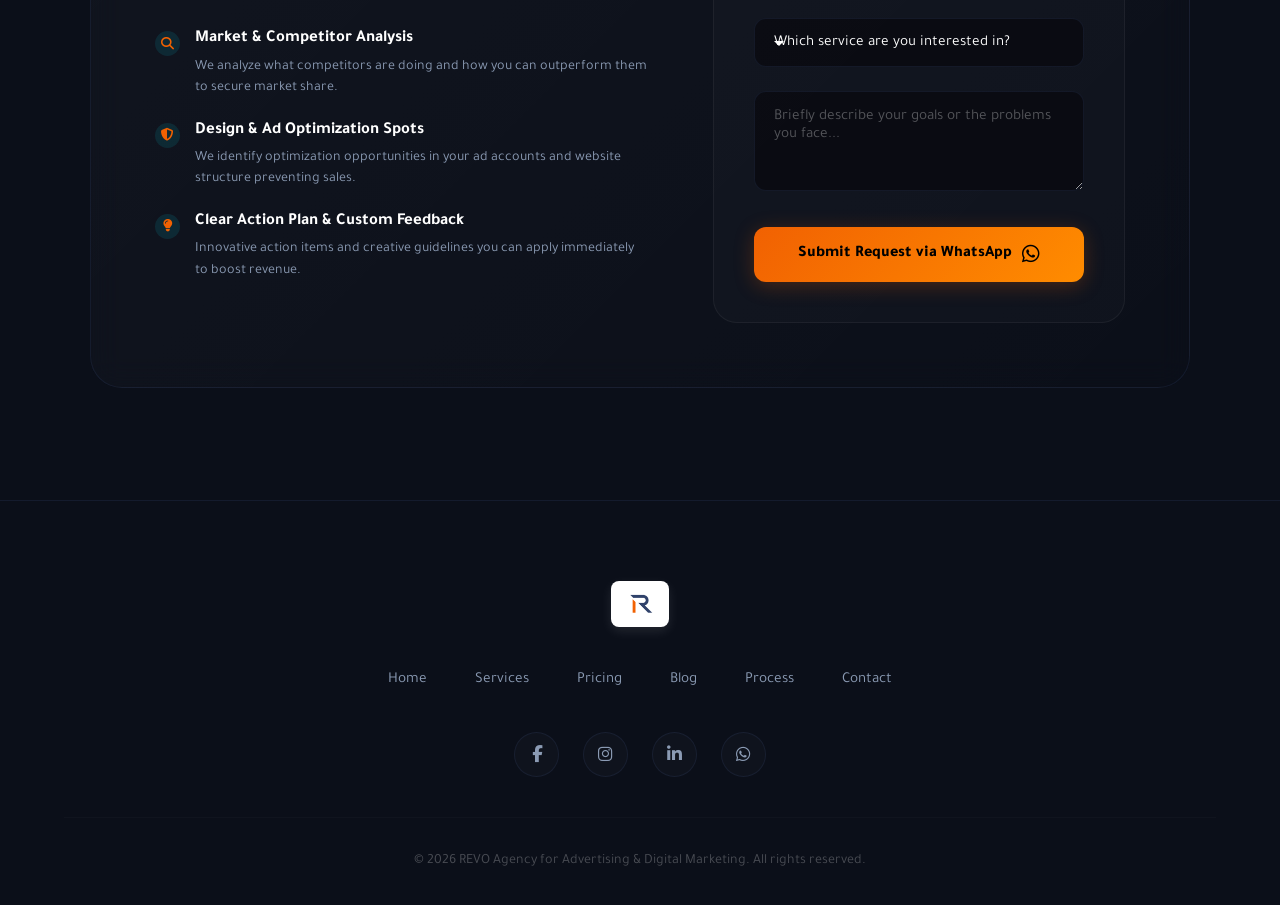
<file: en/index.html>
<!DOCTYPE html>
<html lang="en" dir="ltr">
<head>
    <meta charset="UTF-8">
    <meta name="viewport" content="width=device-width, initial-scale=1.0">
    <title>Revo Advertising Agency | Performance Marketing & Digital Identity</title>
    <meta name="description" content="Revo Agency - Your smart growth partner in Egypt & the Middle East. We provide professional performance marketing, media buying, visual branding, and high-converting web development.">
    
    <!-- Google Fonts -->
    <link rel="preconnect" href="https://fonts.googleapis.com">
    <link rel="preconnect" href="https://fonts.gstatic.com" crossorigin>
    <link href="https://fonts.googleapis.com/css2?family=Outfit:wght@300;400;600;800&family=Tajawal:wght@300;400;500;700;900&display=swap" rel="stylesheet">
    
    <!-- FontAwesome Icons -->
    <link rel="stylesheet" href="https://cdnjs.cloudflare.com/ajax/libs/font-awesome/6.4.0/css/all.min.css">

    <!-- Shared Web Components -->
    <script src="../js/components.js" defer></script>

    <link rel="stylesheet" href="../css/global.css">
    <link rel="stylesheet" href="../css/home.css">
</head>
<body>

    <div class="ambient-glow"></div>
    <div class="ambient-glow-2"></div>
    <div class="ambient-glow-3"></div>

    <!-- Header / Navbar Placeholder -->
    <div id="header-placeholder"></div>

    <!-- Hero Section -->
    <section class="hero">
        <div class="hero-content">
            <div class="badge">
                <i class="fa-solid fa-rocket"></i> Launch Your Brand Today
            </div>
            <h1>Real Sales Growth.<br><span>Measurable Business Results.</span></h1>
            <p>Revo is a premier results-driven Performance Marketing and Digital Branding agency in Egypt & the Middle East. We guide your business to expand and dominate your market with maximum ROI.</p>
            <div class="hero-buttons">
                <a href="#contact" class="cta-btn" style="padding: 0.9rem 2.2rem; font-size: 1rem;">
                    Get a Free Marketing Audit <i class="fa-solid fa-check"></i>
                </a>
                <a href="#services" class="btn-secondary">
                    Explore Our Services
                </a>
            </div>
        </div>
    </section>

    <!-- Partners Logos Section -->
    <section class="partners-section">
        <div class="marquee-title">
            <span>Trusted by forward-thinking companies we've helped grow</span>
        </div>
        <div class="partners-grid">
            <img src="../images/Logos/logo1.png" alt="Client Logo">
            <img src="../images/Logos/logo2.png" alt="Client Logo">
            <img src="../images/Logos/logo3.png" alt="Client Logo">
            <img src="../images/Logos/logo4.png" alt="Client Logo">
            <img src="../images/Logos/logo5.png" alt="Client Logo">
            <img src="../images/Logos/logo6.png" alt="Client Logo">
            <img src="../images/Logos/logo AhmedBrand RwefwfGB.png" alt="Client Logo">
        </div>
    </section>

    <!-- Services Section -->
    <section class="services" id="services">
        <div class="section-header">
            <h2>Complete Services That Make a Difference</h2>
            <p>We don't just deliver random posts or basic designs; we engineer integrated marketing systems that bring you continuous sales and leads.</p>
        </div>

        <div class="services-grid">
            <!-- Service 1: Branding -->
            <div class="service-card">
                <div>
                    <div class="service-card-icon">
                        <i class="fa-solid fa-palette"></i>
                    </div>
                    <h3>Visual Identity & Branding</h3>
                    <p>We build powerful, professional brand identities that etch your business in your customers' minds and raise your brand equity.</p>
                </div>
                <ul>
                    <li><i class="fa-solid fa-circle"></i> Creative & Professional Logo Design</li>
                    <li><i class="fa-solid fa-circle"></i> Comprehensive Brand Guidelines (Fonts & Colors)</li>
                    <li><i class="fa-solid fa-circle"></i> Full Corporate Stationery & Collateral</li>
                </ul>
            </div>

            <!-- Service 2: Performance Marketing -->
            <div class="service-card">
                <div>
                    <div class="service-card-icon">
                        <i class="fa-solid fa-chart-line"></i>
                    </div>
                    <h3>Paid Ads & Media Buying (ROI)</h3>
                    <p>Highly optimized paid advertising campaigns across all platforms, designed to capture high-intent leads and buyers.</p>
                </div>
                <ul>
                    <li><i class="fa-solid fa-circle"></i> Meta Ads (Facebook & Instagram)</li>
                    <li><i class="fa-solid fa-circle"></i> Google Ads & YouTube (Search & GDN)</li>
                    <li><i class="fa-solid fa-circle"></i> Interactive TikTok Ad Campaigns</li>
                </ul>
            </div>

            <!-- Service 3: Web Design & Dev -->
            <div class="service-card">
                <div>
                    <div class="service-card-icon">
                        <i class="fa-solid fa-code"></i>
                    </div>
                    <h3>Web Development & Landing Pages</h3>
                    <p>We design and develop fast, premium, fully responsive websites tailored to convert visitors into buyers with one click.</p>
                </div>
                <ul>
                    <li><i class="fa-solid fa-circle"></i> E-commerce Stores (WordPress, Salla)</li>
                    <li><i class="fa-solid fa-circle"></i> High-Converting Custom Landing Pages</li>
                    <li><i class="fa-solid fa-circle"></i> Search Engine Optimization (SEO) setup</li>
                </ul>
            </div>

            <!-- Service 4: Social Media Management -->
            <div class="service-card">
                <div>
                    <div class="service-card-icon">
                        <i class="fa-solid fa-bullhorn"></i>
                    </div>
                    <h3>Social Media Management</h3>
                    <p>We create highly engaging and creative content that drives brand loyalty and builds a strong, trusting relationship with your audience.</p>
                </div>
                <ul>
                    <li><i class="fa-solid fa-circle"></i> Strategy planning & Creative Copywriting</li>
                    <li><i class="fa-solid fa-circle"></i> Modern & Visually Stunning Graphic Designs</li>
                    <li><i class="fa-solid fa-circle"></i> Consistent Scheduling & Active Posting</li>
                </ul>
            </div>

            <!-- Service 5: Printing & Gifts -->
            <div class="service-card">
                <div>
                    <div class="service-card-icon">
                        <i class="fa-solid fa-gift"></i>
                    </div>
                    <h3>Corporate Printing & Gifts</h3>
                    <p>Exceptional offline advertising solutions, including premium promotional corporate gifts and top-tier administrative prints.</p>
                </div>
                <ul>
                    <li><i class="fa-solid fa-circle"></i> Business Cards, Catalogs & Brochures</li>
                    <li><i class="fa-solid fa-circle"></i> Customized Luxury Corporate Gifts</li>
                    <li><i class="fa-solid fa-circle"></i> Production & Supply with Premium Quality</li>
                </ul>
            </div>

            <!-- Service 6: Marketing Automation -->
            <div class="service-card">
                <div>
                    <div class="service-card-icon">
                        <i class="fa-solid fa-wand-magic-sparkles"></i>
                    </div>
                    <h3>Marketing Automation & CRM (Coming Soon)</h3>
                    <p>Smart automation flows to connect systems, save your team time, and send automated email sequences to boost customer lifetime value.</p>
                </div>
                <ul>
                    <li><i class="fa-solid fa-circle"></i> CRM Integration & Lead Pipeline setup</li>
                    <li><i class="fa-solid fa-circle"></i> Fully Automated Email Marketing Campaigns</li>
                    <li><i class="fa-solid fa-circle"></i> Time-Saving Operations & Seamless Follow-ups</li>
                </ul>
            </div>
        </div>
    </section>

    <!-- Pricing Section -->
    <section class="pricing" id="pricing">
        <div class="section-header">
            <h2>Business Launch & Growth Packages</h2>
            <p>Flexible and clearly defined packages designed to fit your business size, budget, and secure the highest returns.</p>
        </div>

        <div class="pricing-grid">
            <!-- Plan 1 -->
            <div class="pricing-card">
                <div class="pricing-header">
                    <h3>Brand Foundation</h3>
                    <p>Ideal for startups aiming for a luxury look and a strong official entry into the competitive market.</p>
                </div>
                <div class="price">
                    5,999 <span>EGP / One-time</span>
                </div>
                <ul class="pricing-features">
                    <li><i class="fa-solid fa-circle-check"></i> Creative Logo Design (3 concepts)</li>
                    <li><i class="fa-solid fa-circle-check"></i> Complete Brand Style Guide & Color Palette</li>
                    <li><i class="fa-solid fa-circle-check"></i> Business Cards & Corporate Letterhead design</li>
                    <li><i class="fa-solid fa-circle-check"></i> Fast & Modern Single Landing Page setup</li>
                    <li class="disabled"><i class="fa-solid fa-circle-xmark"></i> Monthly Paid Ads Management</li>
                    <li class="disabled"><i class="fa-solid fa-circle-xmark"></i> Monthly Social Media Content</li>
                </ul>
                <a href="https://wa.me/201017595829?text=Hello%20Revo,%20I%20am%20interested%20in%20the%20Brand%20Foundation%20package" target="_blank" class="pricing-btn">Start Now</a>
            </div>

            <!-- Plan 2 (Popular) -->
            <div class="pricing-card popular">
                <div class="popular-badge">Most Popular</div>
                <div class="pricing-header">
                    <h3>Sales & Growth 🚀</h3>
                    <p>The ultimate solution to scale sales for shops, e-commerce stores, and service-based companies.</p>
                </div>
                <div class="price">
                    8,500 <span>EGP / Monthly</span>
                </div>
                <ul class="pricing-features">
                    <li><i class="fa-solid fa-circle-check"></i> Detailed Custom Marketing Strategy</li>
                    <li><i class="fa-solid fa-circle-check"></i> Professional Paid Ads (Meta & Google)</li>
                    <li><i class="fa-solid fa-circle-check"></i> 12 Creative Social Media Posts & Copies</li>
                    <li><i class="fa-solid fa-circle-check"></i> Pixel Setup, Analytics & Tracking codes</li>
                    <li><i class="fa-solid fa-circle-check"></i> Detailed Monthly Performance & ROI Report</li>
                    <li class="disabled"><i class="fa-solid fa-circle-xmark"></i> Full Website Development</li>
                </ul>
                <a href="https://wa.me/201017595829?text=Hello%20Revo,%20I%20am%20interested%20in%20the%20Sales%20and%20Growth%20package" target="_blank" class="pricing-btn">Get Started</a>
            </div>

            <!-- Plan 3 -->
            <div class="pricing-card">
                <div class="pricing-header">
                    <h3>Ultimate Growth</h3>
                    <p>Comprehensive package combining supreme digital power and offline branding for major corporations.</p>
                </div>
                <div class="price">
                    14,999 <span>EGP / Monthly</span>
                </div>
                <ul class="pricing-features">
                    <li><i class="fa-solid fa-circle-check"></i> Everything included in previous packages</li>
                    <li><i class="fa-solid fa-circle-check"></i> Fully Developed E-commerce or Corporate Website</li>
                    <li><i class="fa-solid fa-circle-check"></i> 20 Social Media Posts & Stories / Month</li>
                    <li><i class="fa-solid fa-circle-check"></i> Luxury Corporate Gifts & Admin Printing</li>
                    <li><i class="fa-solid fa-circle-check"></i> Full Account Management & 24/7 Monitoring</li>
                    <li><i class="fa-solid fa-circle-check"></i> Premium Priority Tech & Strategy Support</li>
                </ul>
                <a href="https://wa.me/201017595829?text=Hello%20Revo,%20I%20am%20interested%20in%20the%20Ultimate%20Growth%20package" target="_blank" class="pricing-btn">Request Consultation</a>
            </div>
        </div>
    </section>

    <!-- Testimonials Section -->
    <section class="portfolio" id="testimonials">
        <div class="section-header">
            <h2>What Our Partners Say About Us</h2>
            <p>We take pride in being key partners in the scale and growth of numerous companies across Egypt and Saudi Arabia.</p>
        </div>

        <div class="testimonials-grid">
            <!-- Testimonial 1 -->
            <div class="testimonial-card">
                <div class="stars">
                    <i class="fa-solid fa-star"></i>
                    <i class="fa-solid fa-star"></i>
                    <i class="fa-solid fa-star"></i>
                    <i class="fa-solid fa-star"></i>
                    <i class="fa-solid fa-star"></i>
                </div>
                <p>"Revo helped us achieve the highest sales for our Saudi e-commerce store this year. The media buying strategy was exceptionally professional, precise, and reports were transparent."</p>
                <div class="client-info">
                    <div class="client-avatar">A</div>
                    <div class="client-details">
                        <h4>Eng. Abdulaziz Al-Oseimi</h4>
                        <span>Owner of Arkan Car Accessories - Riyadh</span>
                    </div>
                </div>
            </div>

            <!-- Testimonial 2 -->
            <div class="testimonial-card">
                <div class="stars">
                    <i class="fa-solid fa-star"></i>
                    <i class="fa-solid fa-star"></i>
                    <i class="fa-solid fa-star"></i>
                    <i class="fa-solid fa-star"></i>
                    <i class="fa-solid fa-star"></i>
                </div>
                <p>"We were looking for a clean, luxury, and professional visual identity for our construction services. Revo delivered an amazing logo, color guide, and corporate prints."</p>
                <div class="client-info">
                    <div class="client-avatar">R</div>
                    <div class="client-details">
                        <h4>Mr. Ramy El-Desouky</h4>
                        <span>Founder of Royal Contracting & Decor - Cairo</span>
                    </div>
                </div>
            </div>

            <!-- Testimonial 3 -->
            <div class="testimonial-card">
                <div class="stars">
                    <i class="fa-solid fa-star"></i>
                    <i class="fa-solid fa-star"></i>
                    <i class="fa-solid fa-star"></i>
                    <i class="fa-solid fa-star"></i>
                    <i class="fa-solid fa-star"></i>
                </div>
                <p>"The agency website and landing pages Revo developed for us completely revamped our image when pitching to corporate clients and hotels. Closing deals is much easier now."</p>
                <div class="client-info">
                    <div class="client-avatar">M</div>
                    <div class="client-details">
                        <h4>Mr. Mahmoud Fawzy</h4>
                        <span>CEO of Egypt Print Solutions - Giza</span>
                    </div>
                </div>
            </div>
        </div>
    </section>

    <!-- Value/Approach Section -->
    <section class="approach" id="approach">
        <div class="section-header">
            <h2>How We Work For Your Success</h2>
            <p>We follow a transparent, results-driven workflow based fully on data and performance to ensure every pound spent delivers growth.</p>
        </div>

        <div class="approach-timeline">
            <!-- Step 1 -->
            <div class="timeline-step">
                <div class="step-num">1</div>
                <h3>Analysis & Research</h3>
                <p>We analyze your market, competitors, and pinpoint strengths and weaknesses to understand your target audience deeply.</p>
            </div>

            <!-- Step 2 -->
            <div class="timeline-step">
                <div class="step-num">2</div>
                <h3>Strategy Planning</h3>
                <p>We engineer an integrated marketing plan and content map with clear budgets and measurable tangible goals.</p>
            </div>

            <!-- Step 3 -->
            <div class="timeline-step">
                <div class="step-num">3</div>
                <h3>Launch & Operation</h3>
                <p>We design, write, and launch campaigns and websites with absolute mastery, paying close attention to visual and textual details.</p>
            </div>

            <!-- Step 4 -->
            <div class="timeline-step">
                <div class="step-num">4</div>
                <h3>Optimization & Reporting</h3>
                <p>We monitor campaigns daily, optimize budgets, and send you detailed reports showcasing real metrics achieved.</p>
            </div>
        </div>
    </section>

    <!-- FAQs Section -->
    <section class="faq" id="faq">
        <div class="section-header">
            <h2>Frequently Asked Questions</h2>
            <p>Everything you need to know about Revo Agency's services and contract operations.</p>
        </div>

        <div class="faq-container">
            <!-- FAQ 1 -->
            <div class="faq-item">
                <div class="faq-question">
                    <h3>What core services does Revo offer?</h3>
                    <div class="faq-icon"><i class="fa-solid fa-chevron-down"></i></div>
                </div>
                <div class="faq-answer">
                    <p>Revo provides integrated marketing solutions including: digital marketing & performance advertising (Meta, Google, TikTok), social media management, brand identity & design, custom web and landing page development, corporate gifts & printing, and upcoming marketing automation services.</p>
                </div>
            </div>

            <!-- FAQ 2 -->
            <div class="faq-item">
                <div class="faq-question">
                    <h3>Does Revo work with startups or large corporations only?</h3>
                    <div class="faq-icon"><i class="fa-solid fa-chevron-down"></i></div>
                </div>
                <div class="faq-answer">
                    <p>We work with all business levels! We have packages specifically tailored for startups to help them establish their visual presence with affordable costs, alongside advanced plans for SMEs and corporate brands to scale sales.</p>
                </div>
            </div>

            <!-- FAQ 3 -->
            <div class="faq-item">
                <div class="faq-question">
                    <h3>Does Revo provide services in Egypt only or abroad?</h3>
                    <div class="faq-icon"><i class="fa-solid fa-chevron-down"></i></div>
                </div>
                <div class="faq-answer">
                    <p>Our primary operating markets are Egypt and Saudi Arabia, and we actively serve numerous clients across the Arab Gulf region and the Middle East with high efficiency and absolute professionalism.</p>
                </div>
            </div>

            <!-- FAQ 4 -->
            <div class="faq-item">
                <div class="faq-question">
                    <h3>How are ad budgets handled?</h3>
                    <div class="faq-icon"><i class="fa-solid fa-chevron-down"></i></div>
                </div>
                <div class="faq-answer">
                    <p>Ad spend budgets (paid directly to Meta, Google, etc.) are completely separate from Revo Agency's management fees. The client links their corporate credit card directly to their ad account for absolute safety and budget transparency.</p>
                </div>
            </div>

            <!-- FAQ 5 -->
            <div class="faq-item">
                <div class="faq-question">
                    <h3>How do I start and get the free marketing audit?</h3>
                    <div class="faq-icon"><i class="fa-solid fa-chevron-down"></i></div>
                </div>
                <div class="faq-answer">
                    <p>It's very simple! Just fill out the free audit form at the bottom of this page, or click the WhatsApp button to message us directly. We will review your site and social accounts, send you a free analysis report, and set up our contract kickoff immediately.</p>
                </div>
            </div>
        </div>
    </section>

    <!-- Latest Blog Section -->
    <section class="latest-blog" id="latest-blog">
        <div class="section-header">
            <h2>Latest from Revo Blog ✍️</h2>
            <p>Practical marketing secrets and strategies we share to help you scale sales and dominate search engines.</p>
        </div>
        <div class="latest-blog-grid">
            <!-- Blog Card 1 -->
            <div class="blog-card">
                <div class="blog-img-placeholder">
                    <i class="fa-solid fa-chart-pie"></i>
                    <span class="blog-badge">SEO</span>
                </div>
                <div class="blog-content">
                    <div class="blog-meta">
                        <span><i class="fa-regular fa-calendar"></i> May 20, 2026</span>
                        <span><i class="fa-regular fa-clock"></i> 6 min read</span>
                    </div>
                    <h3>Why Do SEO Experts Fail to Translate Traffic Into Real Sales?</h3>
                    <p>Many believe that ranking first on Google automatically secures high sales. We reveal the hidden secret of low conversions and how to fix it immediately.</p>
                    <a href="Blogs/blog-post-seo.html" class="read-more-btn">Read Article <i class="fa-solid fa-chevron-right"></i></a>
                </div>
            </div>

            <!-- Blog Card 2 -->
            <div class="blog-card">
                <div class="blog-img-placeholder">
                    <i class="fa-solid fa-lightbulb"></i>
                    <span class="blog-badge">Paid Ads</span>
                </div>
                <div class="blog-content">
                    <div class="blog-meta">
                        <span><i class="fa-regular fa-calendar"></i> May 18, 2026</span>
                        <span><i class="fa-regular fa-clock"></i> 5 min read</span>
                    </div>
                    <h3>Digital Marketing Rules in 2026: How the Game Changed Entirely</h3>
                    <p>With artificial intelligence and changing buyer behaviors, performance advertising has evolved. Learn the basic rules to avoid burning your ad budget.</p>
                    <a href="Blogs/blog-post-marketing-2026.html" class="read-more-btn">Read Article <i class="fa-solid fa-chevron-right"></i></a>
                </div>
            </div>

            <!-- Blog Card 3 -->
            <div class="blog-card">
                <div class="blog-img-placeholder">
                    <i class="fa-regular fa-paper-plane"></i>
                    <span class="blog-badge">Marketing Automation</span>
                </div>
                <div class="blog-content">
                    <div class="blog-meta">
                        <span><i class="fa-regular fa-calendar"></i> May 15, 2026</span>
                        <span><i class="fa-regular fa-clock"></i> 7 min read</span>
                    </div>
                    <h3>The Smart Email Marketing Plan to Retain Customers for Life</h3>
                    <p>Email marketing yields the absolute highest ROI. We provide a step-by-step guide to set up automated email flows that build trust and trigger repeat sales.</p>
                    <a href="Blogs/blog-post-email-marketing.html" class="read-more-btn">Read Article <i class="fa-solid fa-chevron-right"></i></a>
                </div>
            </div>
        </div>
        <div style="text-align: center; margin-top: 3.5rem;">
            <a href="blog.html" class="btn-secondary" style="display: inline-flex; margin: 0 auto; gap: 8px;">
                Browse All Blog Articles <i class="fa-solid fa-arrow-right"></i>
            </a>
        </div>
    </section>

    <!-- Interactive Free Audit / Contact Section -->
    <section class="contact" id="contact">
        <div class="contact-grid">
            
            <div class="contact-info-side">
                <h2>Get a <span>100% Free Marketing Audit</span> For Your Business!</h2>
                <p>Don't miss the chance to pinpoint optimization spots preventing your site or pages from driving revenue. We'll do a complete checkup and send a detailed report with zero cost.</p>
                
                <ul class="audit-features">
                    <li>
                        <i class="fa-solid fa-magnifying-glass"></i>
                        <div>
                            <h4>Market & Competitor Analysis</h4>
                            <p>We analyze what competitors are doing and how you can outperform them to secure market share.</p>
                        </div>
                    </li>
                    <li>
                        <i class="fa-solid fa-shield-halved"></i>
                        <div>
                            <h4>Design & Ad Optimization Spots</h4>
                            <p>We identify optimization opportunities in your ad accounts and website structure preventing sales.</p>
                        </div>
                    </li>
                    <li>
                        <i class="fa-solid fa-lightbulb"></i>
                        <div>
                            <h4>Clear Action Plan & Custom Feedback</h4>
                            <p>Innovative action items and creative guidelines you can apply immediately to boost revenue.</p>
                        </div>
                    </li>
                </ul>
            </div>

            <div class="contact-form-side">
                <!-- Form Container -->
                <form id="auditForm" onsubmit="handleAuditSubmit(event)">
                    <div class="form-group">
                        <input type="text" id="clientName" class="form-control" placeholder="Your Name" required>
                    </div>
                    <div class="form-group">
                        <input type="text" id="businessName" class="form-control" placeholder="Your Company / Business" required>
                    </div>
                    <div class="form-group">
                        <input type="tel" id="clientPhone" class="form-control" placeholder="Phone or WhatsApp Number" required>
                    </div>
                    <div class="form-group">
                        <input type="url" id="clientWebsite" class="form-control" placeholder="Current Website or Page Link (if any)">
                    </div>
                    <div class="form-group">
                        <select id="requestedService" class="form-control" required>
                            <option value="" disabled selected>Which service are you interested in?</option>
                            <option value="Branding">Visual Identity & Branding</option>
                            <option value="Paid Ads">Paid Ads & Revenue Scaling</option>
                            <option value="Web Design">Web Design & Landing Pages</option>
                            <option value="Social Media">Social Media Management</option>
                            <option value="Printing">Corporate Printing & Gifts</option>
                        </select>
                    </div>
                    <div class="form-group">
                        <textarea id="clientMessage" class="form-control" placeholder="Briefly describe your goals or the problems you face..."></textarea>
                    </div>
                    
                    <button type="submit" class="submit-btn">
                        Submit Request via WhatsApp <i class="fa-brands fa-whatsapp" style="font-size: 1.25rem;"></i>
                    </button>
                </form>

                <!-- Success Screen -->
                <div class="form-success" id="successScreen">
                    <i class="fa-solid fa-circle-check"></i>
                    <h3>Your request is ready!</h3>
                    <p>You are about to transfer to WhatsApp to send your audit details to the Revo team. Click the button below if not redirected automatically.</p>
                    <a href="#" id="whatsappRedirectBtn" target="_blank" class="whatsapp-btn" style="width: 100%; justify-content: center; gap: 8px;">
                        Click Here to Continue on WhatsApp <i class="fa-brands fa-whatsapp"></i>
                    </a>
                </div>
            </div>

        </div>
    </section>

    <!-- Footer Placeholder -->
    <div id="footer-placeholder"></div>

    <!-- Interactive & Form Logic -->
    <script src="../js/home.js" defer></script>
</body>
</html>
</file>
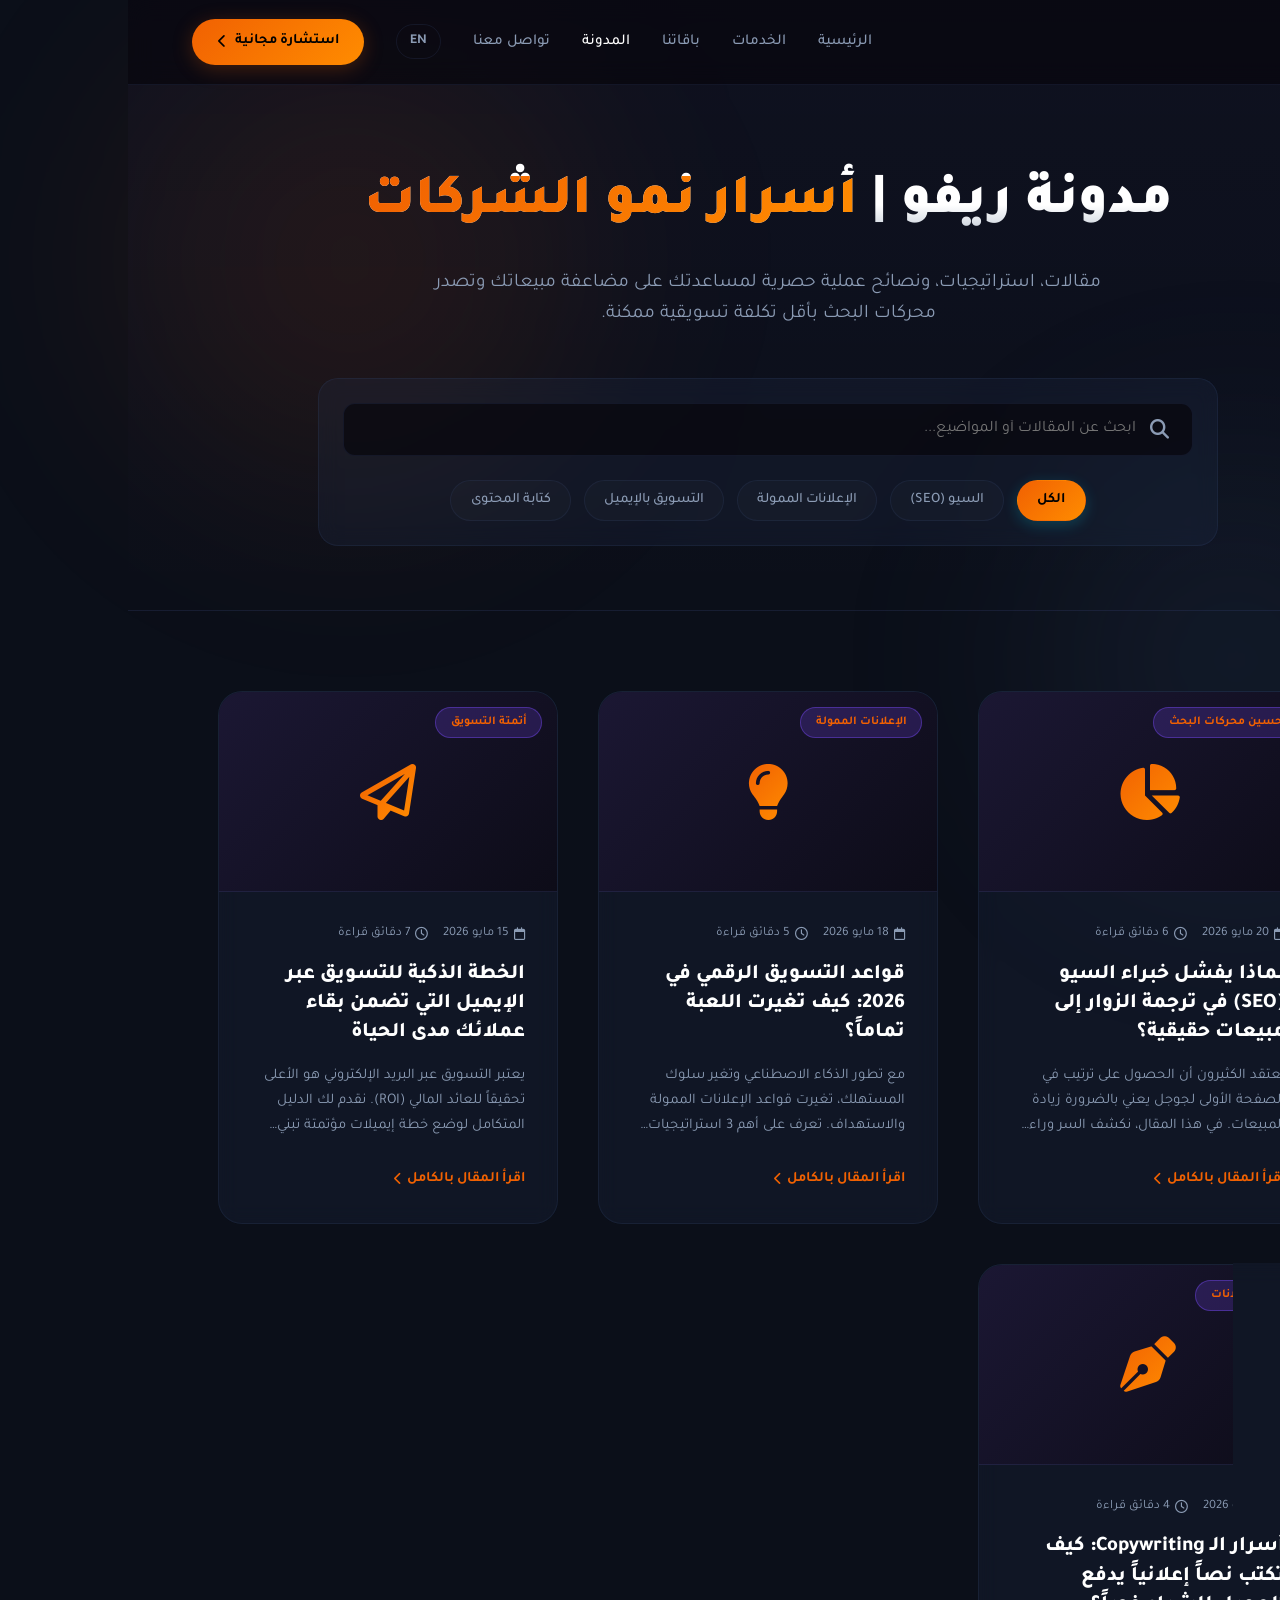
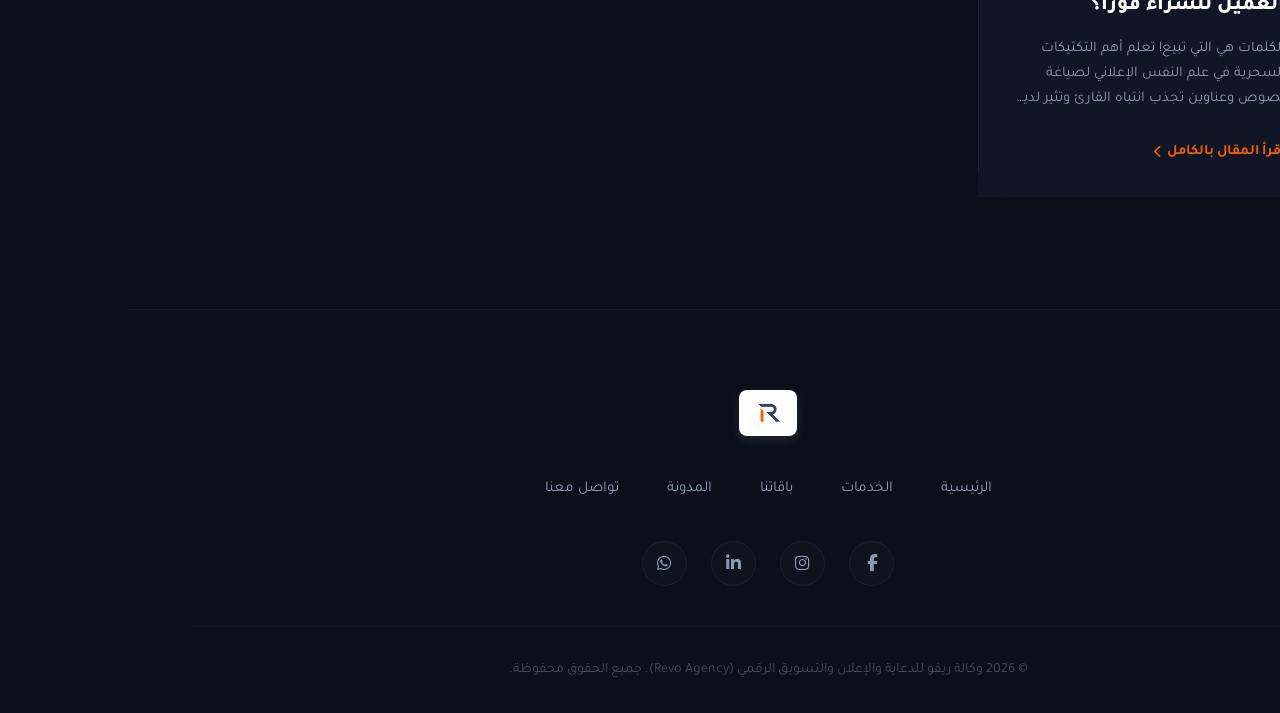
<file: blog.html>
<!DOCTYPE html>
<html lang="ar" dir="rtl">
<head>
    <meta charset="UTF-8">
    <meta name="viewport" content="width=device-width, initial-scale=1.0">
    <title>مدونة ريفو | أسرار واستراتيجيات التسويق ونمو الأعمال</title>
    <meta name="description" content="اقرأ أحدث المقالات والنصائح الحصرية في مجالات السيو (SEO)، الإعلانات الممولة، كتابة المحتوى، وأتمتة التسويق لتنمية مبيعات شركتك وتصدر منافسيك.">
    
    <!-- Google Fonts -->
    <link rel="preconnect" href="https://fonts.googleapis.com">
    <link rel="preconnect" href="https://fonts.gstatic.com" crossorigin>
    <link href="https://fonts.googleapis.com/css2?family=Outfit:wght@300;400;600;800&family=Tajawal:wght@300;400;500;700;900&display=swap" rel="stylesheet">
    
    <!-- FontAwesome Icons -->
    <link rel="stylesheet" href="https://cdnjs.cloudflare.com/ajax/libs/font-awesome/6.4.0/css/all.min.css">

    <!-- Shared Web Components -->
    <script src="js/components.js" defer></script>

    <link rel="stylesheet" href="css/global.css">
    <link rel="stylesheet" href="css/blog.css">
</head>
<body>

    <div class="ambient-glow"></div>
    <div class="ambient-glow-2"></div>

    <!-- Header / Navbar -->
    <!-- Header / Navbar Placeholder -->
    <div id="header-placeholder"></div>

    <!-- Blog Hero -->
    <section class="blog-hero">
        <div class="blog-hero-content">
            <h1>مدونة ريفو | <span>أسرار نمو الشركات</span></h1>
            <p>مقالات، استراتيجيات، ونصائح عملية حصرية لمساعدتك على مضاعفة مبيعاتك وتصدر محركات البحث بأقل تكلفة تسويقية ممكنة.</p>
            
            <div class="search-filter-container">
                <div class="search-box">
                    <i class="fa-solid fa-magnifying-glass"></i>
                    <input type="text" id="searchInput" placeholder="ابحث عن المقالات أو المواضيع..." onkeyup="filterArticles()">
                </div>
                <div class="filter-tags">
                    <span class="filter-tag active" onclick="filterCategory('all', this)">الكل</span>
                    <span class="filter-tag" onclick="filterCategory('seo', this)">السيو (SEO)</span>
                    <span class="filter-tag" onclick="filterCategory('paid-ads', this)">الإعلانات الممولة</span>
                    <span class="filter-tag" onclick="filterCategory('email-marketing', this)">التسويق بالإيميل</span>
                    <span class="filter-tag" onclick="filterCategory('copywriting', this)">كتابة المحتوى</span>
                </div>
            </div>
        </div>
    </section>

    <!-- Blog Grid Section -->
    <section class="blog-section">
        <div class="blog-grid" id="blogGrid">
            
            <!-- Article 1: SEO -->
            <div class="blog-card" data-category="seo" data-title="سيو seo مبيعات ترافيك">
                <div class="blog-img-placeholder">
                    <i class="fa-solid fa-chart-pie"></i>
                    <span class="blog-badge">تحسين محركات البحث</span>
                </div>
                <div class="blog-content">
                    <div class="blog-meta">
                        <span><i class="fa-regular fa-calendar"></i> 20 مايو 2026</span>
                        <span><i class="fa-regular fa-clock"></i> 6 دقائق قراءة</span>
                    </div>
                    <h3>لماذا يفشل خبراء السيو (SEO) في ترجمة الزوار إلى مبيعات حقيقية؟</h3>
                    <p>يعتقد الكثيرون أن الحصول على ترتيب في الصفحة الأولى لجوجل يعني بالضرورة زيادة المبيعات. في هذا المقال، نكشف السر وراء غياب المبيعات رغم وجود ترافيك عالي وكيف تصلح ذلك فوراً.</p>
                    <a href="Blogs/blog-post-seo.html" class="read-more-btn">اقرأ المقال بالكامل <i class="fa-solid fa-chevron-left"></i></a>
                </div>
            </div>

            <!-- Article 2: Paid Ads -->
            <div class="blog-card" data-category="paid-ads" data-title="تسويق 2026 قواعد إعلانات ممولة">
                <div class="blog-img-placeholder">
                    <i class="fa-solid fa-lightbulb"></i>
                    <span class="blog-badge">الإعلانات الممولة</span>
                </div>
                <div class="blog-content">
                    <div class="blog-meta">
                        <span><i class="fa-regular fa-calendar"></i> 18 مايو 2026</span>
                        <span><i class="fa-regular fa-clock"></i> 5 دقائق قراءة</span>
                    </div>
                    <h3>قواعد التسويق الرقمي في 2026: كيف تغيرت اللعبة تماماً؟</h3>
                    <p>مع تطور الذكاء الاصطناعي وتغير سلوك المستهلك، تغيرت قواعد الإعلانات الممولة والاستهداف. تعرف على أهم 3 استراتيجيات أساسية يجب تطبيقها هذا العام لتجنب إهدار ميزانيتك.</p>
                    <a href="Blogs/blog-post-marketing-2026.html" class="read-more-btn">اقرأ المقال بالكامل <i class="fa-solid fa-chevron-left"></i></a>
                </div>
            </div>

            <!-- Article 3: Email Marketing -->
            <div class="blog-card" data-category="email-marketing" data-title="بريد إلكتروني إيميل ذكية أتمتة">
                <div class="blog-img-placeholder">
                    <i class="fa-regular fa-paper-plane"></i>
                    <span class="blog-badge">أتمتة التسويق</span>
                </div>
                <div class="blog-content">
                    <div class="blog-meta">
                        <span><i class="fa-regular fa-calendar"></i> 15 مايو 2026</span>
                        <span><i class="fa-regular fa-clock"></i> 7 دقائق قراءة</span>
                    </div>
                    <h3>الخطة الذكية للتسويق عبر الإيميل التي تضمن بقاء عملائك مدى الحياة</h3>
                    <p>يعتبر التسويق عبر البريد الإلكتروني هو الأعلى تحقيقاً للعائد المالي (ROI). نقدم لك الدليل المتكامل لوضع خطة إيميلات مؤتمتة تبني علاقة ثقة وتضمن تكرار الشراء دون تكلفة إضافية.</p>
                    <a href="Blogs/blog-post-email-marketing.html" class="read-more-btn">اقرأ المقال بالكامل <i class="fa-solid fa-chevron-left"></i></a>
                </div>
            </div>

            <!-- Article 4: Copywriting -->
            <div class="blog-card" data-category="copywriting" data-title="كتابة محتوى إعلاني كوبي رايتنج أسرار">
                <div class="blog-img-placeholder">
                    <i class="fa-solid fa-pen-nib"></i>
                    <span class="blog-badge">كتابة الإعلانات</span>
                </div>
                <div class="blog-content">
                    <div class="blog-meta">
                        <span><i class="fa-regular fa-calendar"></i> 10 مايو 2026</span>
                        <span><i class="fa-regular fa-clock"></i> 4 دقائق قراءة</span>
                    </div>
                    <h3>أسرار الـ Copywriting: كيف تكتب نصاً إعلانياً يدفع العميل للشراء فوراً؟</h3>
                    <p>الكلمات هي التي تبيع! تعلم أهم التكتيكات السحرية في علم النفس الإعلاني لصياغة نصوص وعناوين تجذب انتباه القارئ وتثير لديه الرغبة وتوجهه مباشرة نحو اتخاذ إجراء الشراء الفوري.</p>
                    <a href="Blogs/blog-post-copywriting.html" class="read-more-btn">اقرأ المقال بالكامل <i class="fa-solid fa-chevron-left"></i></a>
                </div>
            </div>

            <!-- Empty State element -->
            <div class="no-results" id="noResults">
                <i class="fa-regular fa-face-frown"></i>
                <h3>لا توجد مقالات تطابق بحثك</h3>
                <p>جرب استخدام كلمات بحث أخرى أو تصفح الأقسام الرئيسية بالأعلى.</p>
            </div>

        </div>
    </section>

    <!-- Footer -->
    <!-- Footer Placeholder -->
    <div id="footer-placeholder"></div>

    <!-- Categories & Search Filtering Logic -->
    <script src="js/blog.js" defer></script>
</body>
</html>
</file>
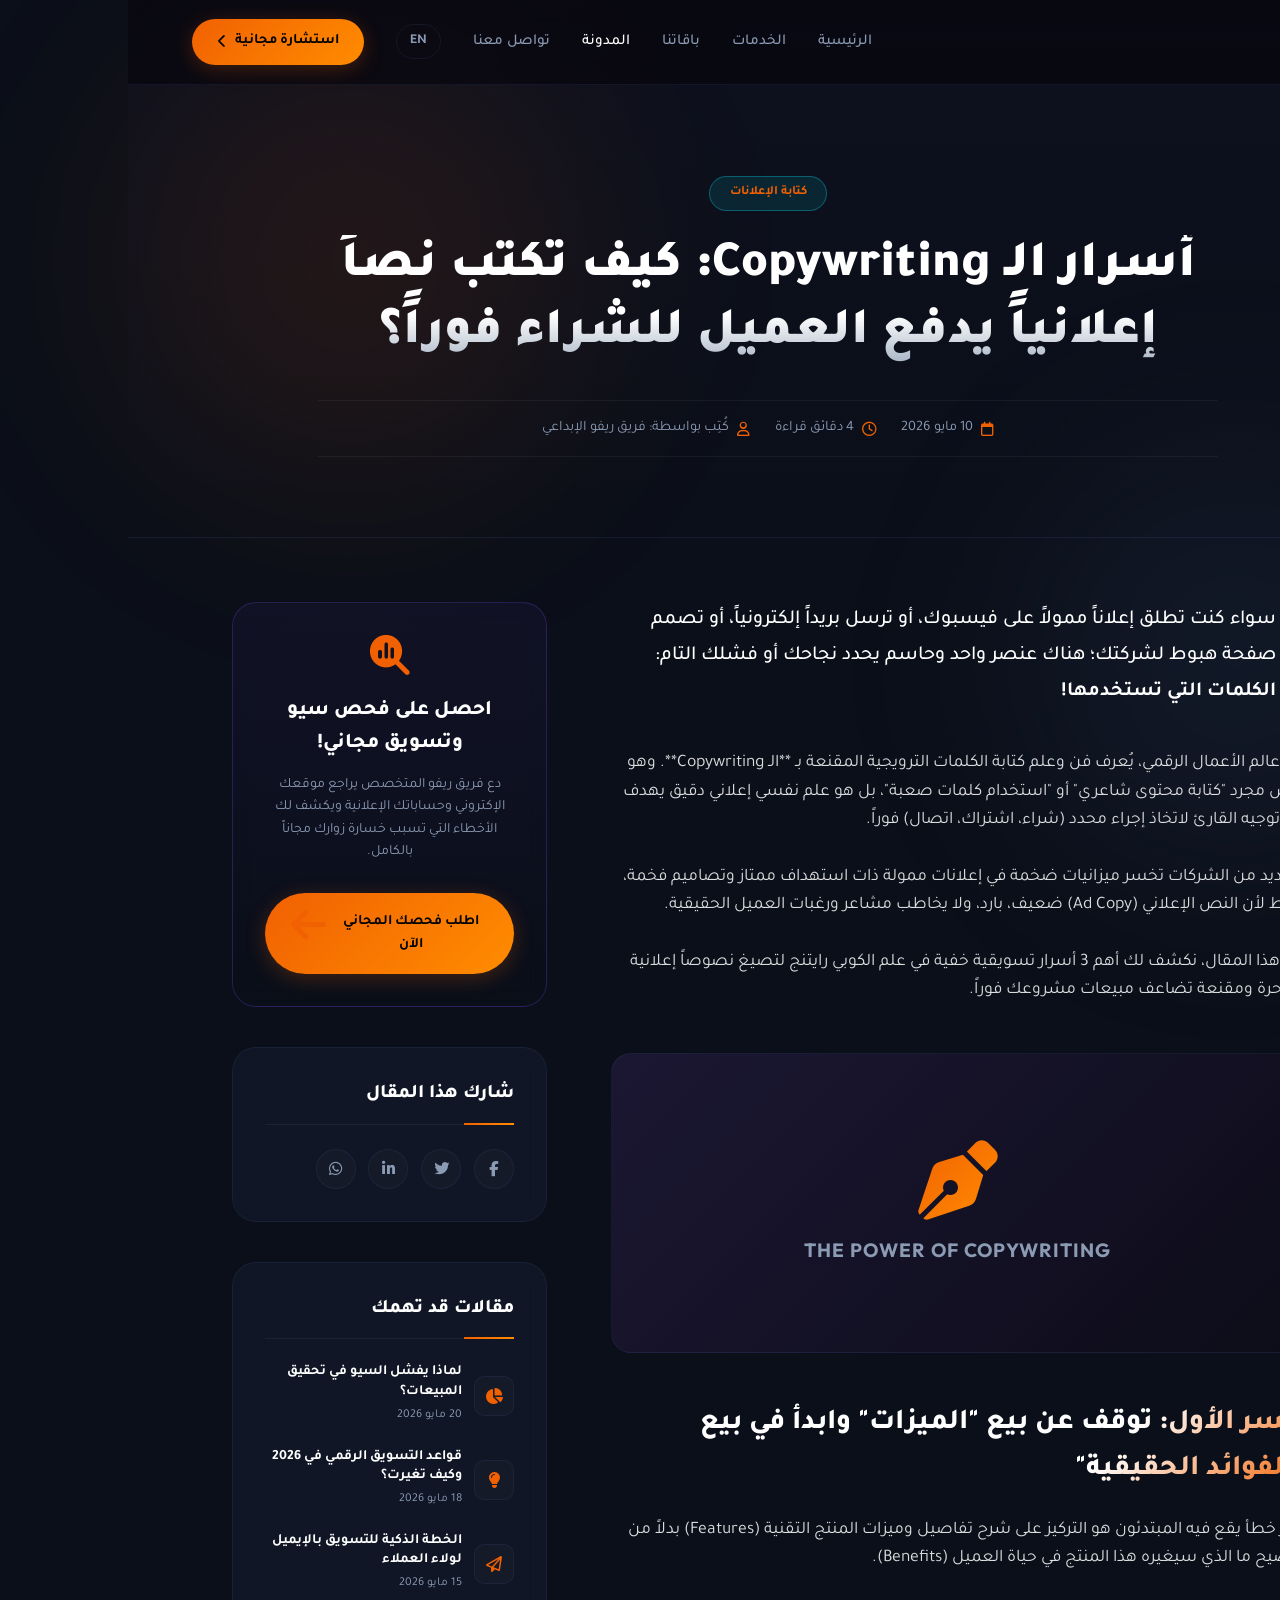
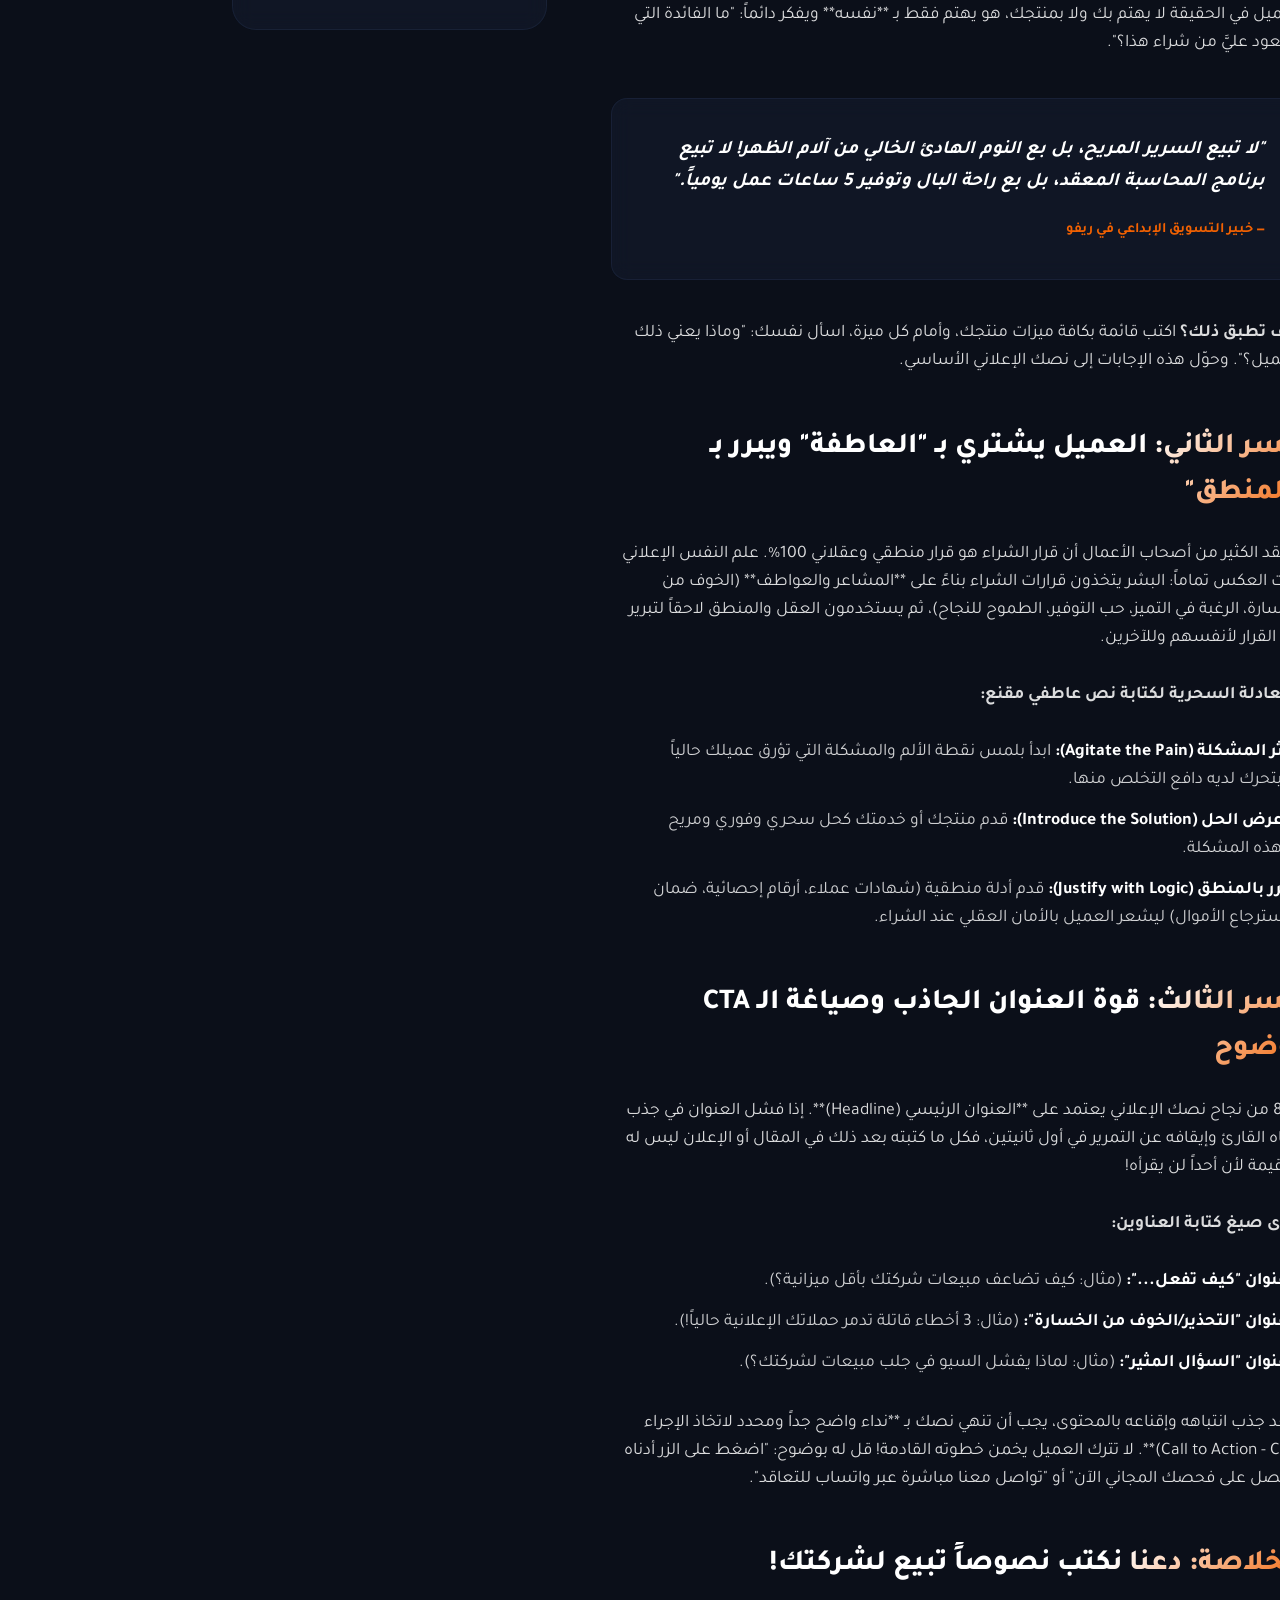
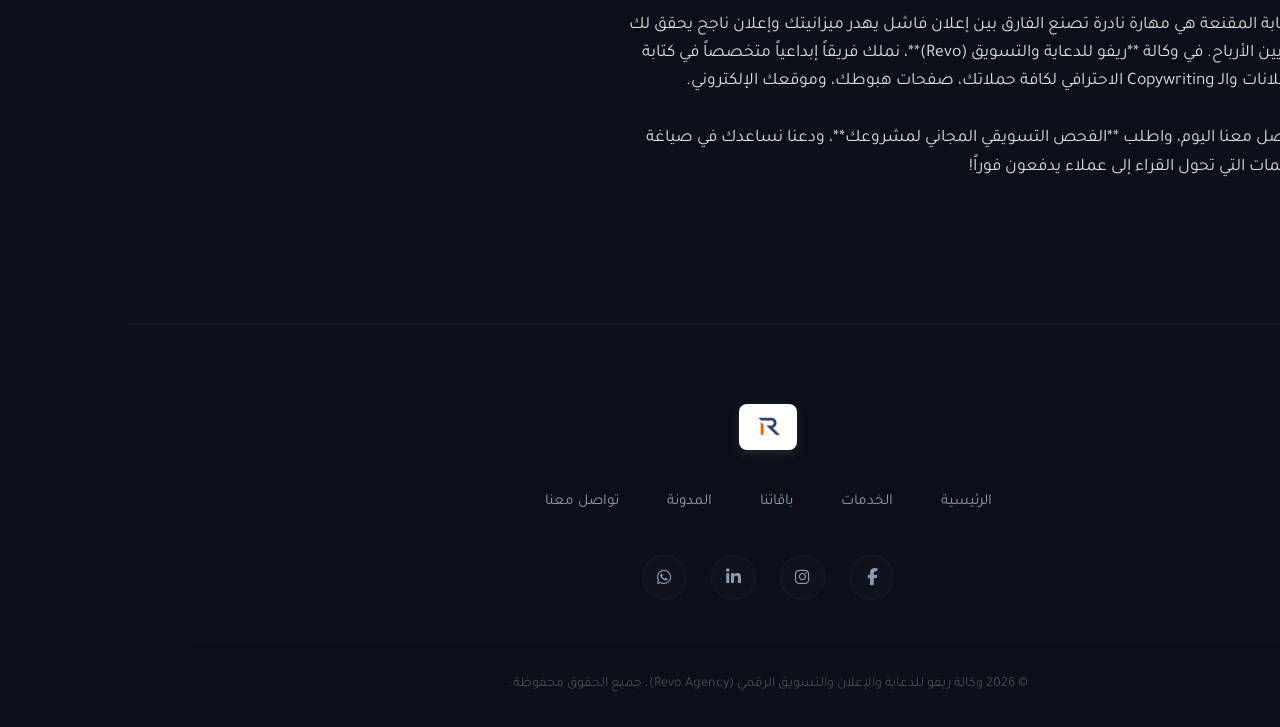
<file: Blogs/blog-post-copywriting.html>
<!DOCTYPE html>
<html lang="ar" dir="rtl">
<head>
    <meta charset="UTF-8">
    <meta name="viewport" content="width=device-width, initial-scale=1.0">
    <title>أسرار الـ Copywriting: كيف تكتب نصاً إعلانياً يدفع العميل للشراء فوراً؟ | مدونة ريفو</title>
    <meta name="description" content="اكتشف أقوى أسرار وتكتيكات كتابة الإعلانات والنصوص التسويقية (Copywriting) وكيفية استخدام علم النفس الإعلاني لصياغة نصوص تضاعف مبيعاتك وحجم أرباحك.">
    
    <!-- Google Fonts -->
    <link rel="preconnect" href="https://fonts.googleapis.com">
    <link rel="preconnect" href="https://fonts.gstatic.com" crossorigin>
    <link href="https://fonts.googleapis.com/css2?family=Outfit:wght@300;400;600;800&family=Tajawal:wght@300;400;500;700;900&display=swap" rel="stylesheet">
    
    <!-- FontAwesome Icons -->
    <link rel="stylesheet" href="https://cdnjs.cloudflare.com/ajax/libs/font-awesome/6.4.0/css/all.min.css">

    <!-- Shared Web Components -->
    <script src="../js/components.js" defer></script>

    <link rel="stylesheet" href="../css/global.css">
    <link rel="stylesheet" href="../css/article.css">
</head>
<body>

    <!-- Reading Progress Bar -->
    <div class="progress-container">
        <div class="progress-bar" id="myBar"></div>
    </div>

    <div class="ambient-glow"></div>
    <div class="ambient-glow-2"></div>

    <!-- Header / Navbar Placeholder -->
    <div id="header-placeholder"></div>

    <!-- Post Hero Section -->
    <section class="post-hero">
        <div class="post-hero-content">
            <span class="post-badge">كتابة الإعلانات</span>
            <h1>أسرار الـ Copywriting: كيف تكتب نصاً إعلانياً يدفع العميل للشراء فوراً؟</h1>
            
            <div class="post-meta">
                <span><i class="fa-regular fa-calendar"></i> 10 مايو 2026</span>
                <span><i class="fa-regular fa-clock"></i> 4 دقائق قراءة</span>
                <span><i class="fa-regular fa-user"></i> كُتِب بواسطة: فريق ريفو الإبداعي</span>
            </div>
        </div>
    </section>

    <!-- Post Main Layout -->
    <div class="post-layout">
        
        <!-- Right Column: Article Content -->
        <main class="article-content">
            <p class="lead">
                سواء كنت تطلق إعلاناً ممولاً على فيسبوك، أو ترسل بريداً إلكترونياً، أو تصمم صفحة هبوط لشركتك؛ هناك عنصر واحد وحاسم يحدد نجاحك أو فشلك التام: <strong>الكلمات التي تستخدمها!</strong>
            </p>

            <p>
                في عالم الأعمال الرقمي، يُعرف فن وعلم كتابة الكلمات الترويجية المقنعة بـ **الـ Copywriting**. وهو ليس مجرد "كتابة محتوى شاعري" أو "استخدام كلمات صعبة"، بل هو علم نفسي إعلاني دقيق يهدف إلى توجيه القارئ لاتخاذ إجراء محدد (شراء، اشتراك، اتصال) فوراً.
            </p>

            <p>
                العديد من الشركات تخسر ميزانيات ضخمة في إعلانات ممولة ذات استهداف ممتاز وتصاميم فخمة، فقط لأن النص الإعلاني (Ad Copy) ضعيف، بارد، ولا يخاطب مشاعر ورغبات العميل الحقيقية.
            </p>

            <p>
                في هذا المقال، نكشف لك أهم 3 أسرار تسويقية خفية في علم الكوبي رايتنج لتصيغ نصوصاً إعلانية ساحرة ومقنعة تضاعف مبيعات مشروعك فوراً.
            </p>

            <div class="post-visual">
                <i class="fa-solid fa-pen-nib" style="color: #f16102;"></i>
                <span>THE POWER OF COPYWRITING</span>
            </div>

            <h2>السر الأول: توقف عن بيع "الميزات" وابدأ في بيع "الفوائد الحقيقية"</h2>
            <p>
                أكبر خطأ يقع فيه المبتدئون هو التركيز على شرح تفاصيل وميزات المنتج التقنية (Features) بدلاً من توضيح ما الذي سيغيره هذا المنتج في حياة العميل (Benefits).
            </p>
            <p>
                العميل في الحقيقة لا يهتم بك ولا بمنتجك، هو يهتم فقط بـ **نفسه** ويفكر دائماً: "ما الفائدة التي ستعود عليَّ من شراء هذا؟".
            </p>
            
            <div class="article-quote">
                <p>"لا تبيع السرير المريح، بل بع النوم الهادئ الخالي من آلام الظهر! لا تبيع برنامج المحاسبة المعقد، بل بع راحة البال وتوفير 5 ساعات عمل يومياً."</p>
                <cite>— خبير التسويق الإبداعي في ريفو</cite>
            </div>

            <p>
                <strong>كيف تطبق ذلك؟</strong>
                اكتب قائمة بكافة ميزات منتجك، وأمام كل ميزة، اسأل نفسك: "وماذا يعني ذلك للعميل؟". وحوّل هذه الإجابات إلى نصك الإعلاني الأساسي.
            </p>

            <h2>السر الثاني: العميل يشتري بـ "العاطفة" ويبرر بـ "المنطق"</h2>
            <p>
                يعتقد الكثير من أصحاب الأعمال أن قرار الشراء هو قرار منطقي وعقلاني 100%. علم النفس الإعلاني يثبت العكس تماماً: البشر يتخذون قرارات الشراء بناءً على **المشاعر والعواطف** (الخوف من الخسارة، الرغبة في التميز، حب التوفير، الطموح للنجاح)، ثم يستخدمون العقل والمنطق لاحقاً لتبرير هذا القرار لأنفسهم وللآخرين.
            </p>
            <p>
                <strong>المعادلة السحرية لكتابة نص عاطفي مقنع:</strong>
                <ol>
                    <li><strong>أثر المشكلة (Agitate the Pain):</strong> ابدأ بلمس نقطة الألم والمشكلة التي تؤرق عميلك حالياً ليتحرك لديه دافع التخلص منها.</li>
                    <li><strong>اعرض الحل (Introduce the Solution):</strong> قدم منتجك أو خدمتك كحل سحري وفوري ومريح لهذه المشكلة.</li>
                    <li><strong>برر بالمنطق (Justify with Logic):</strong> قدم أدلة منطقية (شهادات عملاء، أرقام إحصائية، ضمان استرجاع الأموال) ليشعر العميل بالأمان العقلي عند الشراء.</li>
                </ol>
            </p>

            <h2>السر الثالث: قوة العنوان الجاذب وصياغة الـ CTA بوضوح</h2>
            <p>
                80% من نجاح نصك الإعلاني يعتمد على **العنوان الرئيسي (Headline)**. إذا فشل العنوان في جذب انتباه القارئ وإيقافه عن التمرير في أول ثانيتين، فكل ما كتبته بعد ذلك في المقال أو الإعلان ليس له أي قيمة لأن أحداً لن يقرأه!
            </p>
            <p>
                <strong>أقوى صيغ كتابة العناوين:</strong>
                <ul>
                    <li><strong>عنوان "كيف تفعل...":</strong> (مثال: كيف تضاعف مبيعات شركتك بأقل ميزانية؟).</li>
                    <li><strong>عنوان "التحذير/الخوف من الخسارة":</strong> (مثال: 3 أخطاء قاتلة تدمر حملاتك الإعلانية حالياً!).</li>
                    <li><strong>عنوان "السؤال المثير":</strong> (مثال: لماذا يفشل السيو في جلب مبيعات لشركتك؟).</li>
                </ul>
            </p>
            <p>
                وبعد جذب انتباهه وإقناعه بالمحتوى، يجب أن تنهي نصك بـ **نداء واضح جداً ومحدد لاتخاذ الإجراء (Call to Action - CTA)**. لا تترك العميل يخمن خطوته القادمة! قل له بوضوح: "اضغط على الزر أدناه واحصل على فحصك المجاني الآن" أو "تواصل معنا مباشرة عبر واتساب للتعاقد".
            </p>

            <h2>الخلاصة: دعنا نكتب نصوصاً تبيع لشركتك!</h2>
            <p>
                الكتابة المقنعة هي مهارة نادرة تصنع الفارق بين إعلان فاشل يهدر ميزانيتك وإعلان ناجح يحقق لك ملايين الأرباح. في وكالة **ريفو للدعاية والتسويق (Revo)**، نملك فريقاً إبداعياً متخصصاً في كتابة الإعلانات والـ Copywriting الاحترافي لكافة حملاتك، صفحات هبوطك، وموقعك الإلكتروني.
            </p>
            <p>
                تواصل معنا اليوم، واطلب **الفحص التسويقي المجاني لمشروعك**، ودعنا نساعدك في صياغة الكلمات التي تحول القراء إلى عملاء يدفعون فوراً!
            </p>
        </main>

        <!-- Left Column: Sidebar Widgets -->
        <aside class="sidebar">
            
            <!-- CTA Widget -->
            <div class="widget widget-cta">
                <i class="fa-solid fa-magnifying-glass-chart"></i>
                <h3>احصل على فحص سيو وتسويق مجاني!</h3>
                <p>دع فريق ريفو المتخصص يراجع موقعك الإكتروني وحساباتك الإعلانية ويكشف لك الأخطاء التي تسبب خسارة زوارك مجاناً بالكامل.</p>
                <a href="../index.html#contact" class="cta-btn">
                    اطلب فحصك المجاني الآن <i class="fa-solid fa-arrow-left"></i>
                </a>
            </div>

            <!-- Share Post Widget -->
            <div class="widget">
                <h3 class="widget-title">شارك هذا المقال</h3>
                <div class="share-buttons">
                    <a href="https://www.facebook.com/sharer/sharer.php?u=blog-post-copywriting.html" target="_blank" class="share-btn fb"><i class="fa-brands fa-facebook-f"></i></a>
                    <a href="https://twitter.com/intent/tweet?url=blog-post-copywriting.html" target="_blank" class="share-btn tw"><i class="fa-brands fa-twitter"></i></a>
                    <a href="https://www.linkedin.com/shareArticle?mini=true&url=blog-post-copywriting.html" target="_blank" class="share-btn ln"><i class="fa-brands fa-linkedin-in"></i></a>
                    <a href="https://api.whatsapp.com/send?text=أسرار%20الـ%20Copywriting%20لكتابة%20نصوص%20تبيع%20blog-post-copywriting.html" target="_blank" class="share-btn wa"><i class="fa-brands fa-whatsapp"></i></a>
                </div>
            </div>

            <!-- Other Posts Widget -->
            <div class="widget">
                <h3 class="widget-title">مقالات قد تهمك</h3>
                <div class="popular-posts-list">
                    
                    <a href="blog-post-seo.html" class="popular-post-item">
                        <div class="popular-post-icon"><i class="fa-solid fa-chart-pie"></i></div>
                        <div class="popular-post-info">
                            <h4>لماذا يفشل السيو في تحقيق المبيعات؟</h4>
                            <span>20 مايو 2026</span>
                        </div>
                    </a>

                    <a href="blog-post-marketing-2026.html" class="popular-post-item">
                        <div class="popular-post-icon"><i class="fa-solid fa-lightbulb"></i></div>
                        <div class="popular-post-info">
                            <h4>قواعد التسويق الرقمي في 2026 وكيف تغيرت؟</h4>
                            <span>18 مايو 2026</span>
                        </div>
                    </a>

                    <a href="blog-post-email-marketing.html" class="popular-post-item">
                        <div class="popular-post-icon"><i class="fa-regular fa-paper-plane"></i></div>
                        <div class="popular-post-info">
                            <h4>الخطة الذكية للتسويق بالإيميل لولاء العملاء</h4>
                            <span>15 مايو 2026</span>
                        </div>
                    </a>

                </div>
            </div>

        </aside>

    </div>

    <!-- Footer Placeholder -->
    <div id="footer-placeholder"></div>

    <!-- Reading Progress Bar Logic -->
    <script src="../js/article.js" defer></script>
</body>
</html>
</file>
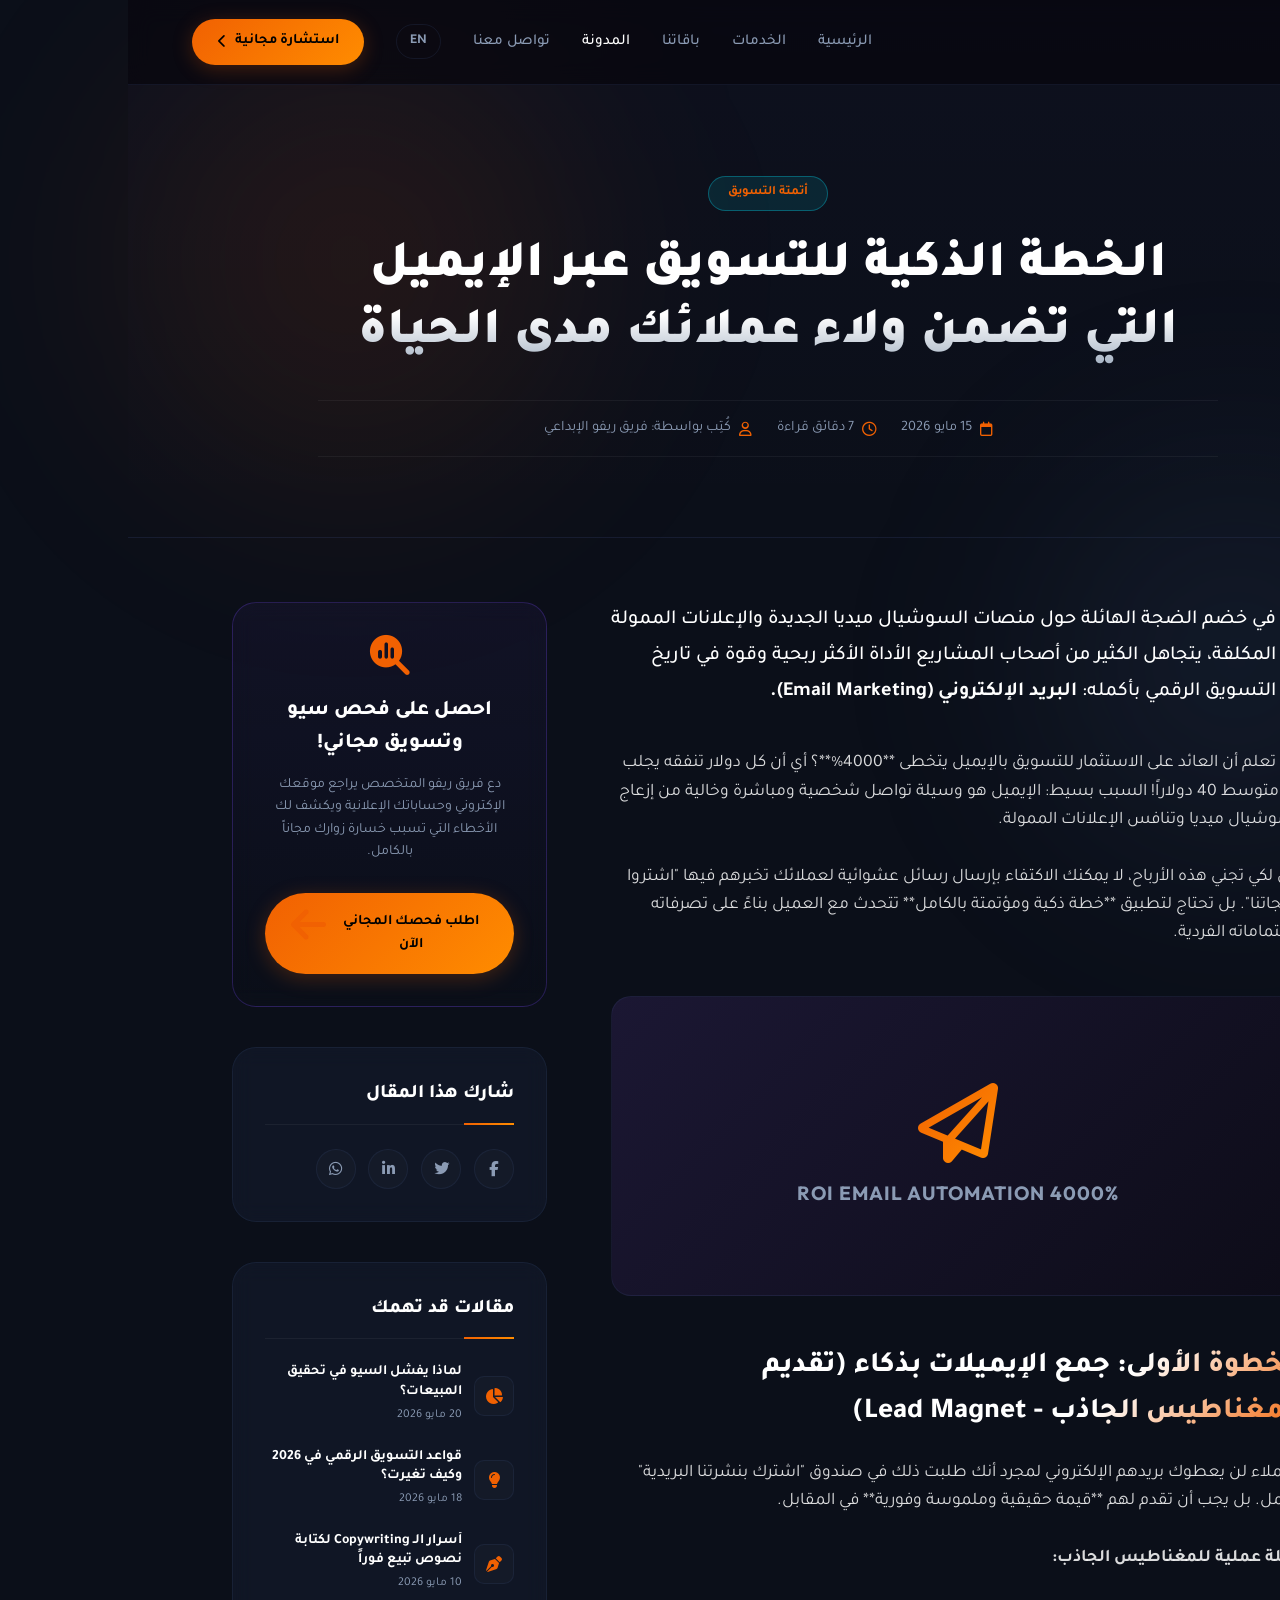
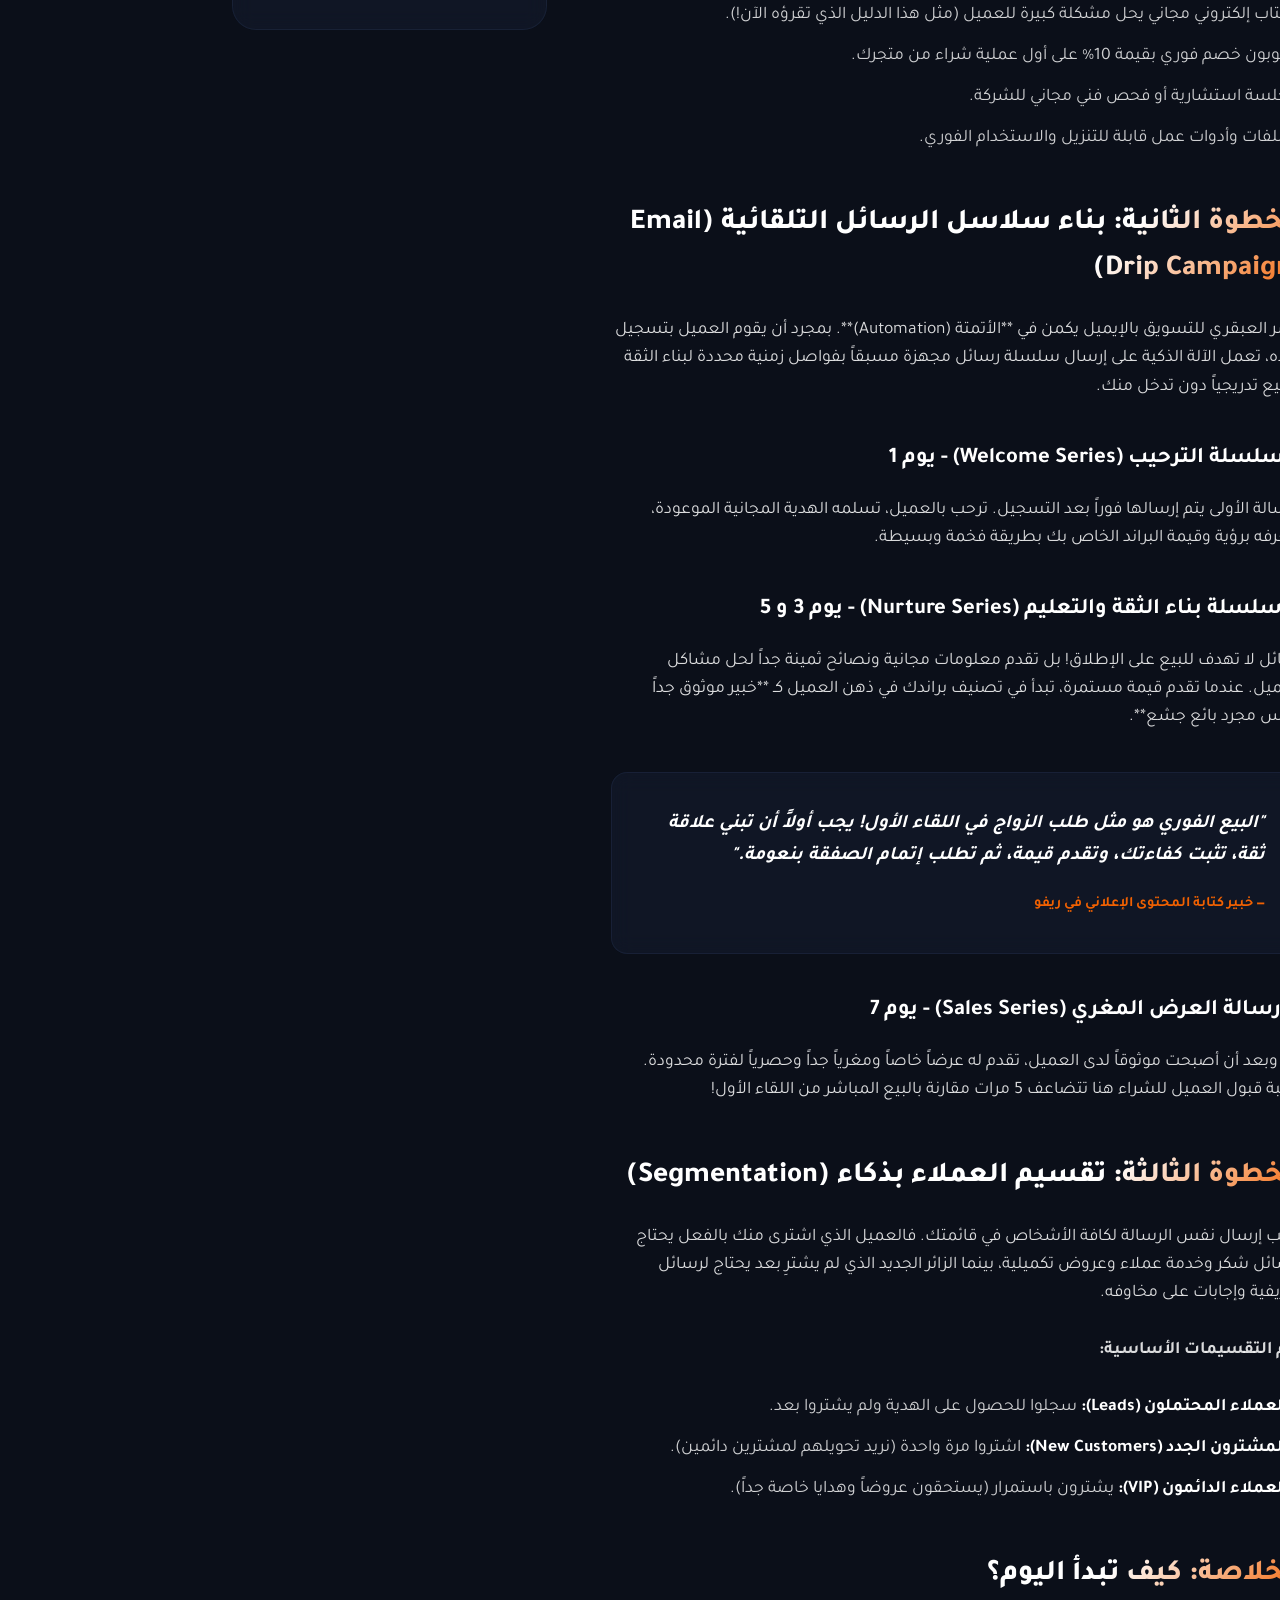
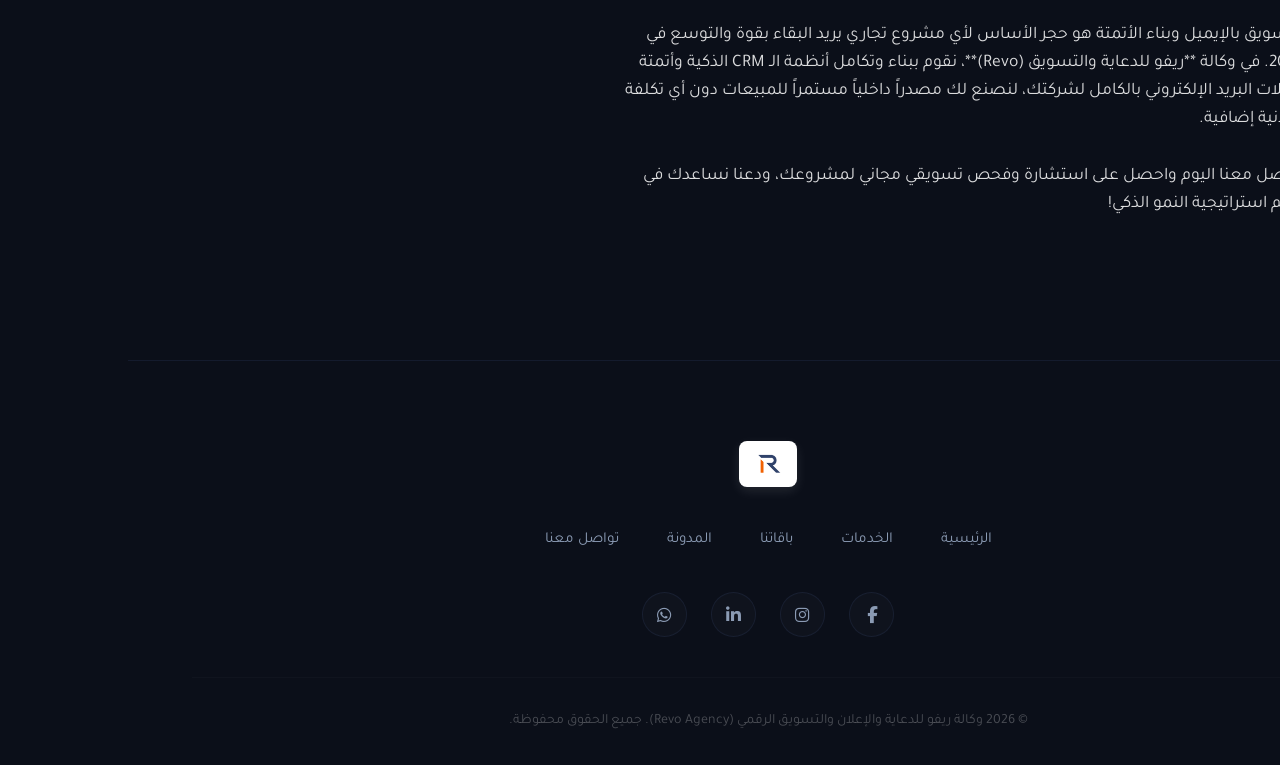
<file: Blogs/blog-post-email-marketing.html>
<!DOCTYPE html>
<html lang="ar" dir="rtl">
<head>
    <meta charset="UTF-8">
    <meta name="viewport" content="width=device-width, initial-scale=1.0">
    <title>الخطة الذكية للتسويق عبر الإيميل التي تضمن ولاء عملائك مدى الحياة | مدونة ريفو</title>
    <meta name="description" content="تعرف على كيفية بناء خطة تسويقية ذكية لرسائل البريد الإلكتروني (Email Marketing) لزيادة المبيعات المكررة وبناء ثقة حديدية مع جمهورك بأعلى عائد على الاستثمار.">
    
    <!-- Google Fonts -->
    <link rel="preconnect" href="https://fonts.googleapis.com">
    <link rel="preconnect" href="https://fonts.gstatic.com" crossorigin>
    <link href="https://fonts.googleapis.com/css2?family=Outfit:wght@300;400;600;800&family=Tajawal:wght@300;400;500;700;900&display=swap" rel="stylesheet">
    
    <!-- FontAwesome Icons -->
    <link rel="stylesheet" href="https://cdnjs.cloudflare.com/ajax/libs/font-awesome/6.4.0/css/all.min.css">

    <!-- Shared Web Components -->
    <script src="../js/components.js" defer></script>

    <link rel="stylesheet" href="../css/global.css">
    <link rel="stylesheet" href="../css/article.css">
</head>
<body>

    <!-- Reading Progress Bar -->
    <div class="progress-container">
        <div class="progress-bar" id="myBar"></div>
    </div>

    <div class="ambient-glow"></div>
    <div class="ambient-glow-2"></div>

    <!-- Header / Navbar Placeholder -->
    <div id="header-placeholder"></div>

    <!-- Post Hero Section -->
    <section class="post-hero">
        <div class="post-hero-content">
            <span class="post-badge">أتمتة التسويق</span>
            <h1>الخطة الذكية للتسويق عبر الإيميل التي تضمن ولاء عملائك مدى الحياة</h1>
            
            <div class="post-meta">
                <span><i class="fa-regular fa-calendar"></i> 15 مايو 2026</span>
                <span><i class="fa-regular fa-clock"></i> 7 دقائق قراءة</span>
                <span><i class="fa-regular fa-user"></i> كُتِب بواسطة: فريق ريفو الإبداعي</span>
            </div>
        </div>
    </section>

    <!-- Post Main Layout -->
    <div class="post-layout">
        
        <!-- Right Column: Article Content -->
        <main class="article-content">
            <p class="lead">
                في خضم الضجة الهائلة حول منصات السوشيال ميديا الجديدة والإعلانات الممولة المكلفة، يتجاهل الكثير من أصحاب المشاريع الأداة الأكثر ربحية وقوة في تاريخ التسويق الرقمي بأكمله: <strong>البريد الإلكتروني (Email Marketing).</strong>
            </p>

            <p>
                هل تعلم أن العائد على الاستثمار للتسويق بالإيميل يتخطى **4000%**؟ أي أن كل دولار تنفقه يجلب لك متوسط 40 دولاراً! السبب بسيط: الإيميل هو وسيلة تواصل شخصية ومباشرة وخالية من إزعاج السوشيال ميديا وتنافس الإعلانات الممولة.
            </p>

            <p>
                لكن لكي تجني هذه الأرباح، لا يمكنك الاكتفاء بإرسال رسائل عشوائية لعملائك تخبرهم فيها "اشتروا منتجاتنا". بل تحتاج لتطبيق **خطة ذكية ومؤتمتة بالكامل** تتحدث مع العميل بناءً على تصرفاته واهتماماته الفردية.
            </p>

            <div class="post-visual">
                <i class="fa-regular fa-paper-plane" style="color: #ff007f;"></i>
                <span>4000% ROI EMAIL AUTOMATION</span>
            </div>

            <h2>الخطوة الأولى: جمع الإيميلات بذكاء (تقديم المغناطيس الجاذب - Lead Magnet)</h2>
            <p>
                العملاء لن يعطوك بريدهم الإلكتروني لمجرد أنك طلبت ذلك في صندوق "اشترك بنشرتنا البريدية" الممل. بل يجب أن تقدم لهم **قيمة حقيقية وملموسة وفورية** في المقابل.
            </p>
            <p>
                <strong>أمثلة عملية للمغناطيس الجاذب:</strong>
                <ul>
                    <li>كتاب إلكتروني مجاني يحل مشكلة كبيرة للعميل (مثل هذا الدليل الذي تقرؤه الآن!).</li>
                    <li>كوبون خصم فوري بقيمة 10% على أول عملية شراء من متجرك.</li>
                    <li>جلسة استشارية أو فحص فني مجاني للشركة.</li>
                    <li>ملفات وأدوات عمل قابلة للتنزيل والاستخدام الفوري.</li>
                </ul>
            </p>

            <h2>الخطوة الثانية: بناء سلاسل الرسائل التلقائية (Email Drip Campaigns)</h2>
            <p>
                السر العبقري للتسويق بالإيميل يكمن في **الأتمتة (Automation)**. بمجرد أن يقوم العميل بتسجيل بريده، تعمل الآلة الذكية على إرسال سلسلة رسائل مجهزة مسبقاً بفواصل زمنية محددة لبناء الثقة والبيع تدريجياً دون تدخل منك.
            </p>

            <h3>1. سلسلة الترحيب (Welcome Series) - يوم 1</h3>
            <p>
                الرسالة الأولى يتم إرسالها فوراً بعد التسجيل. ترحب بالعميل، تسلمه الهدية المجانية الموعودة، وتعرفه برؤية وقيمة البراند الخاص بك بطريقة فخمة وبسيطة.
            </p>

            <h3>2. سلسلة بناء الثقة والتعليم (Nurture Series) - يوم 3 و 5</h3>
            <p>
                رسائل لا تهدف للبيع على الإطلاق! بل تقدم معلومات مجانية ونصائح ثمينة جداً لحل مشاكل العميل. عندما تقدم قيمة مستمرة، تبدأ في تصنيف براندك في ذهن العميل كـ **خبير موثوق جداً وليس مجرد بائع جشع**.
            </p>

            <div class="article-quote">
                <p>"البيع الفوري هو مثل طلب الزواج في اللقاء الأول! يجب أولاً أن تبني علاقة ثقة، تثبت كفاءتك، وتقدم قيمة، ثم تطلب إتمام الصفقة بنعومة."</p>
                <cite>— خبير كتابة المحتوى الإعلاني في ريفو</cite>
            </div>

            <h3>3. رسالة العرض المغري (Sales Series) - يوم 7</h3>
            <p>
                هنا وبعد أن أصبحت موثوقاً لدى العميل، تقدم له عرضاً خاصاً ومغرياً جداً وحصرياً لفترة محدودة. نسبة قبول العميل للشراء هنا تتضاعف 5 مرات مقارنة بالبيع المباشر من اللقاء الأول!
            </p>

            <h2>الخطوة الثالثة: تقسيم العملاء بذكاء (Segmentation)</h2>
            <p>
                تجنب إرسال نفس الرسالة لكافة الأشخاص في قائمتك. فالعميل الذي اشترى منك بالفعل يحتاج لرسائل شكر وخدمة عملاء وعروض تكميلية، بينما الزائر الجديد الذي لم يشترِ بعد يحتاج لرسائل تعريفية وإجابات على مخاوفه.
            </p>
            <p>
                <strong>أهم التقسيمات الأساسية:</strong>
                <ul>
                    <li><strong>العملاء المحتملون (Leads):</strong> سجلوا للحصول على الهدية ولم يشتروا بعد.</li>
                    <li><strong>المشترون الجدد (New Customers):</strong> اشتروا مرة واحدة (نريد تحويلهم لمشترين دائمين).</li>
                    <li><strong>العملاء الدائمون (VIP):</strong> يشترون باستمرار (يستحقون عروضاً وهدايا خاصة جداً).</li>
                </ul>
            </p>

            <h2>الخلاصة: كيف تبدأ اليوم؟</h2>
            <p>
                التسويق بالإيميل وبناء الأتمتة هو حجر الأساس لأي مشروع تجاري يريد البقاء بقوة والتوسع في 2026. في وكالة **ريفو للدعاية والتسويق (Revo)**، نقوم ببناء وتكامل أنظمة الـ CRM الذكية وأتمتة حملات البريد الإلكتروني بالكامل لشركتك، لنصنع لك مصدراً داخلياً مستمراً للمبيعات دون أي تكلفة إعلانية إضافية.
            </p>
            <p>
                تواصل معنا اليوم واحصل على استشارة وفحص تسويقي مجاني لمشروعك، ودعنا نساعدك في رسم استراتيجية النمو الذكي!
            </p>
        </main>

        <!-- Left Column: Sidebar Widgets -->
        <aside class="sidebar">
            
            <!-- CTA Widget -->
            <div class="widget widget-cta">
                <i class="fa-solid fa-magnifying-glass-chart"></i>
                <h3>احصل على فحص سيو وتسويق مجاني!</h3>
                <p>دع فريق ريفو المتخصص يراجع موقعك الإكتروني وحساباتك الإعلانية ويكشف لك الأخطاء التي تسبب خسارة زوارك مجاناً بالكامل.</p>
                <a href="../index.html#contact" class="cta-btn">
                    اطلب فحصك المجاني الآن <i class="fa-solid fa-arrow-left"></i>
                </a>
            </div>

            <!-- Share Post Widget -->
            <div class="widget">
                <h3 class="widget-title">شارك هذا المقال</h3>
                <div class="share-buttons">
                    <a href="https://www.facebook.com/sharer/sharer.php?u=blog-post-email-marketing.html" target="_blank" class="share-btn fb"><i class="fa-brands fa-facebook-f"></i></a>
                    <a href="https://twitter.com/intent/tweet?url=blog-post-email-marketing.html" target="_blank" class="share-btn tw"><i class="fa-brands fa-twitter"></i></a>
                    <a href="https://www.linkedin.com/shareArticle?mini=true&url=blog-post-email-marketing.html" target="_blank" class="share-btn ln"><i class="fa-brands fa-linkedin-in"></i></a>
                    <a href="https://api.whatsapp.com/send?text=الخطة%20الذكية%20للتسويق%20بالإيميل%20blog-post-email-marketing.html" target="_blank" class="share-btn wa"><i class="fa-brands fa-whatsapp"></i></a>
                </div>
            </div>

            <!-- Other Posts Widget -->
            <div class="widget">
                <h3 class="widget-title">مقالات قد تهمك</h3>
                <div class="popular-posts-list">
                    
                    <a href="blog-post-seo.html" class="popular-post-item">
                        <div class="popular-post-icon"><i class="fa-solid fa-chart-pie"></i></div>
                        <div class="popular-post-info">
                            <h4>لماذا يفشل السيو في تحقيق المبيعات؟</h4>
                            <span>20 مايو 2026</span>
                        </div>
                    </a>

                    <a href="blog-post-marketing-2026.html" class="popular-post-item">
                        <div class="popular-post-icon"><i class="fa-solid fa-lightbulb"></i></div>
                        <div class="popular-post-info">
                            <h4>قواعد التسويق الرقمي في 2026 وكيف تغيرت؟</h4>
                            <span>18 مايو 2026</span>
                        </div>
                    </a>

                    <a href="blog-post-copywriting.html" class="popular-post-item">
                        <div class="popular-post-icon"><i class="fa-solid fa-pen-nib"></i></div>
                        <div class="popular-post-info">
                            <h4>أسرار الـ Copywriting لكتابة نصوص تبيع فوراً</h4>
                            <span>10 مايو 2026</span>
                        </div>
                    </a>

                </div>
            </div>

        </aside>

    </div>

    <!-- Footer Placeholder -->
    <div id="footer-placeholder"></div>

    <!-- Reading Progress Bar Logic -->
    <script src="../js/article.js" defer></script>
</body>
</html>
</file>
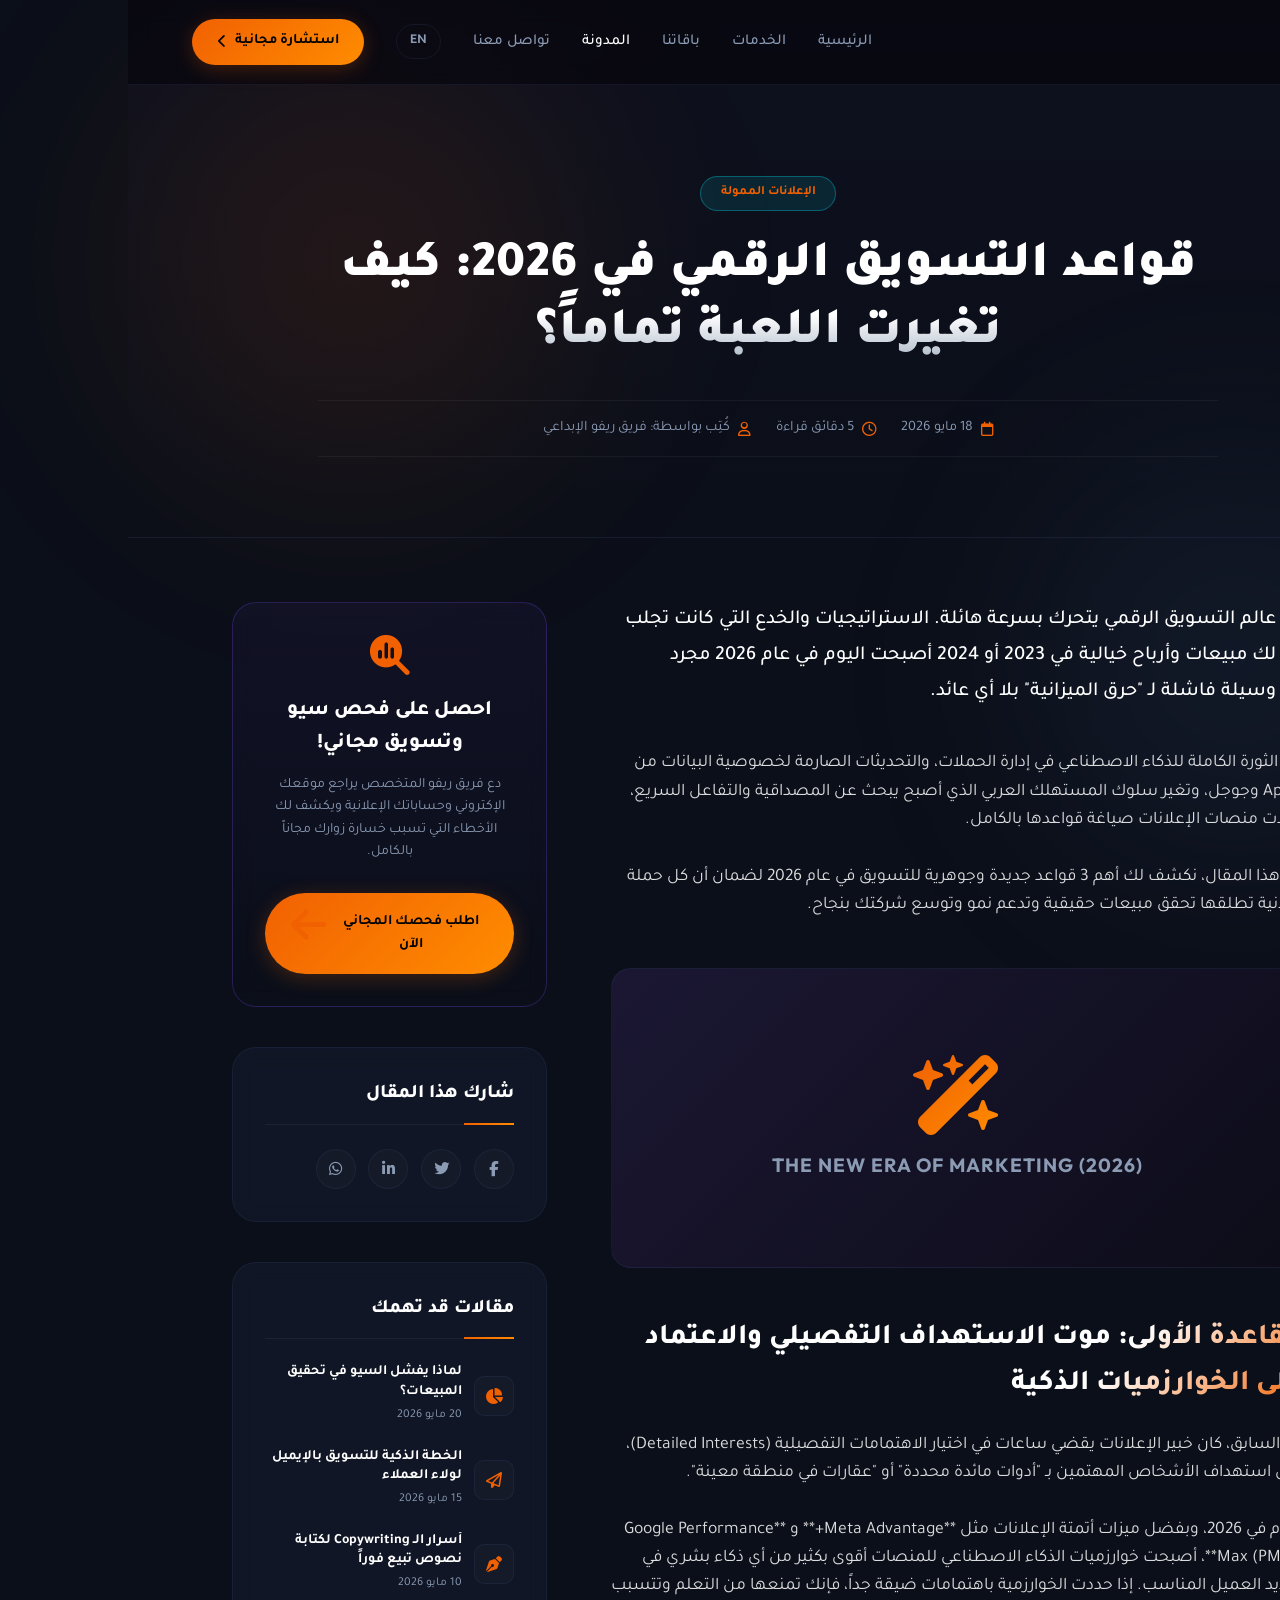
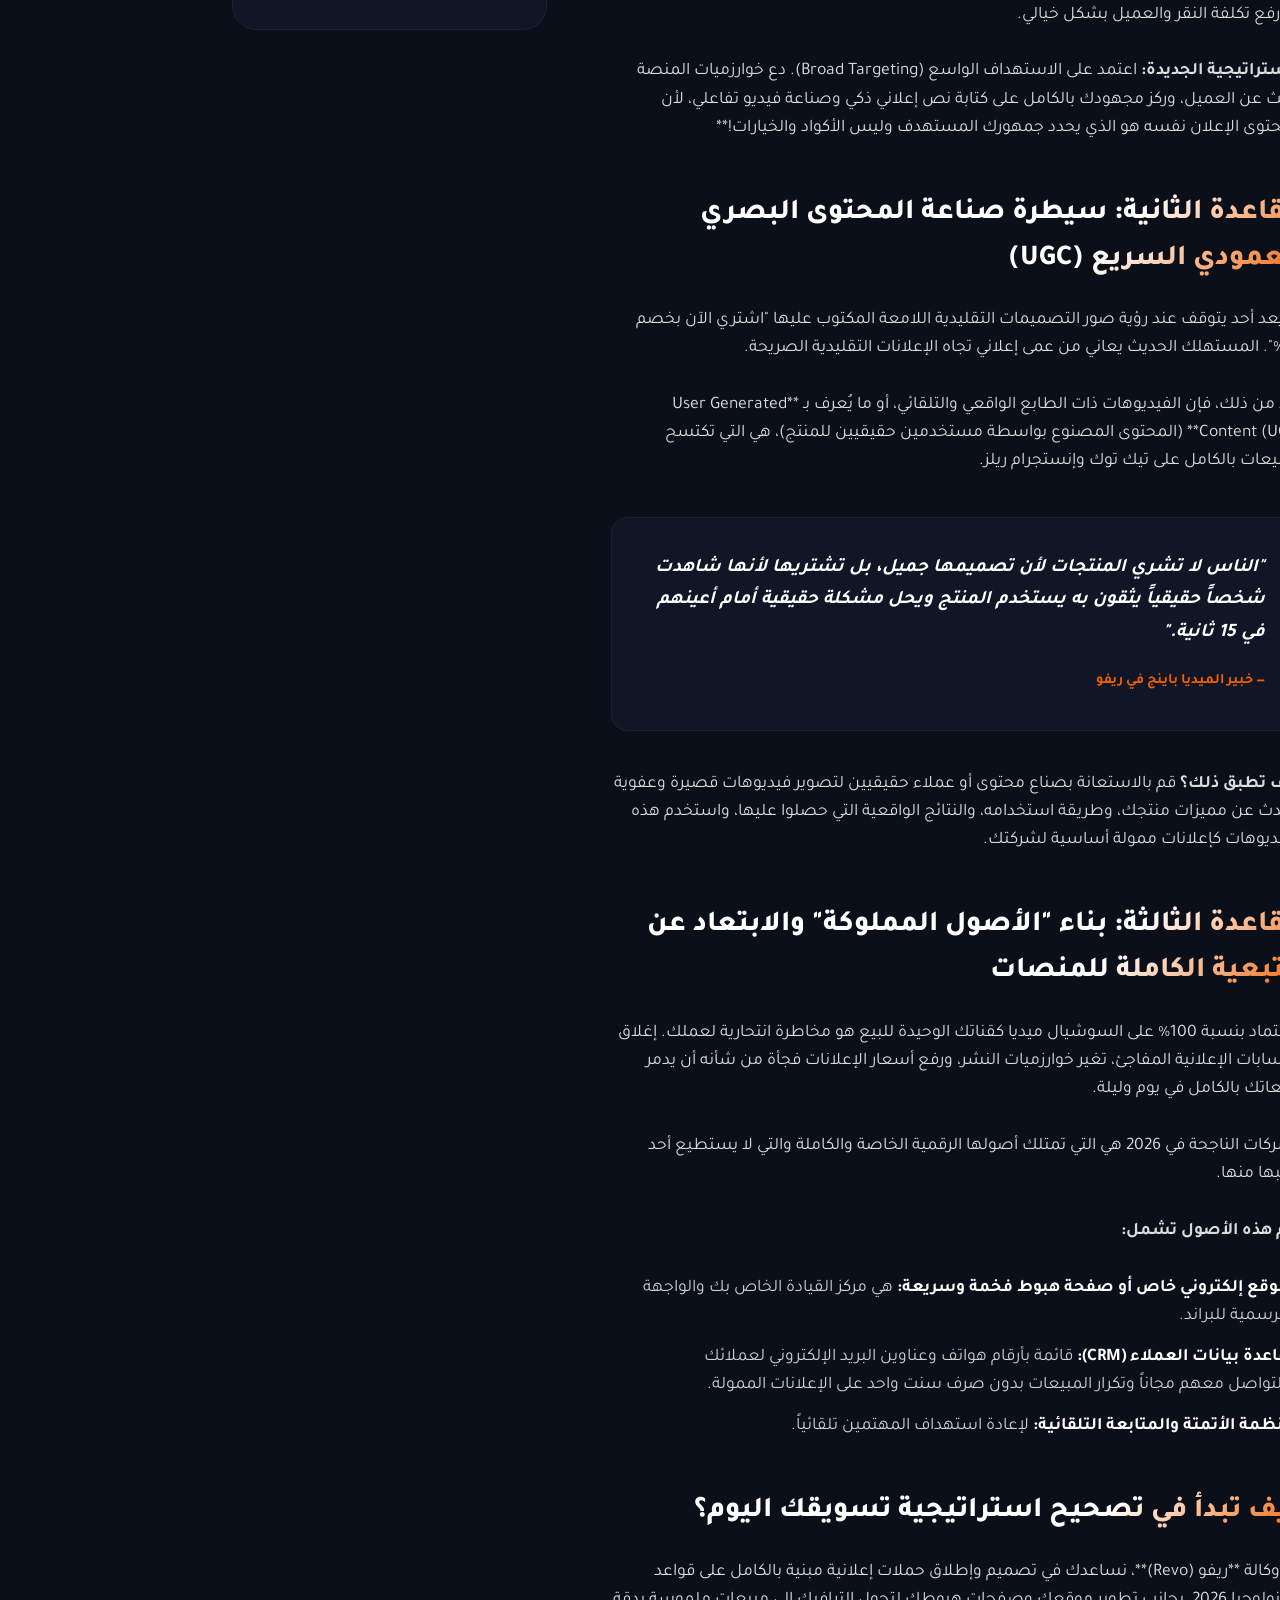
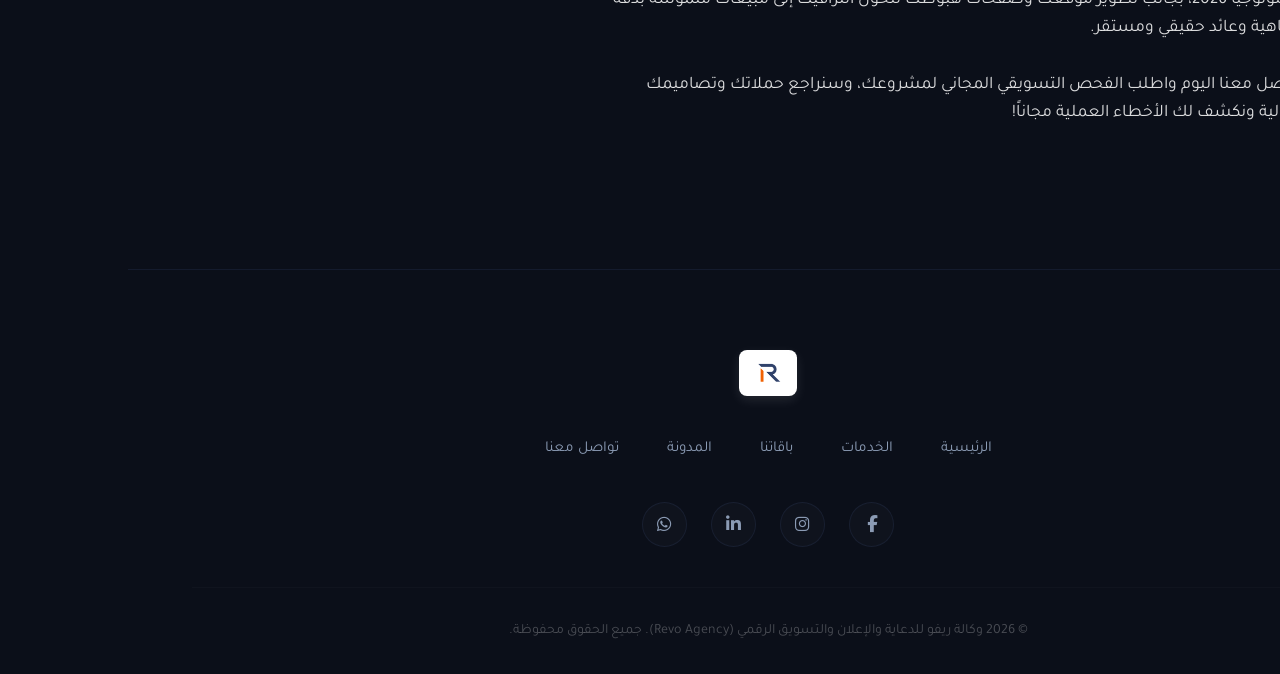
<file: Blogs/blog-post-marketing-2026.html>
<!DOCTYPE html>
<html lang="ar" dir="rtl">
<head>
    <meta charset="UTF-8">
    <meta name="viewport" content="width=device-width, initial-scale=1.0">
    <title>قواعد التسويق الرقمي في 2026: كيف تغيرت اللعبة تماماً؟ | مدونة ريفو</title>
    <meta name="description" content="تعرف على أهم 3 قواعد أساسية لتغير التسويق الرقمي في 2026 بفعل الذكاء الاصطناعي وخصوصية البيانات وكيف تحمي ميزانيتك الإعلانية من الفشل وتضاعف مبيعاتك.">
    
    <!-- Google Fonts -->
    <link rel="preconnect" href="https://fonts.googleapis.com">
    <link rel="preconnect" href="https://fonts.gstatic.com" crossorigin>
    <link href="https://fonts.googleapis.com/css2?family=Outfit:wght@300;400;600;800&family=Tajawal:wght@300;400;500;700;900&display=swap" rel="stylesheet">
    
    <!-- FontAwesome Icons -->
    <link rel="stylesheet" href="https://cdnjs.cloudflare.com/ajax/libs/font-awesome/6.4.0/css/all.min.css">

    <!-- Shared Web Components -->
    <script src="../js/components.js" defer></script>

    <link rel="stylesheet" href="../css/global.css">
    <link rel="stylesheet" href="../css/article.css">
</head>
<body>

    <!-- Reading Progress Bar -->
    <div class="progress-container">
        <div class="progress-bar" id="myBar"></div>
    </div>

    <div class="ambient-glow"></div>
    <div class="ambient-glow-2"></div>

    <!-- Header / Navbar Placeholder -->
    <div id="header-placeholder"></div>

    <!-- Post Hero Section -->
    <section class="post-hero">
        <div class="post-hero-content">
            <span class="post-badge">الإعلانات الممولة</span>
            <h1>قواعد التسويق الرقمي في 2026: كيف تغيرت اللعبة تماماً؟</h1>
            
            <div class="post-meta">
                <span><i class="fa-regular fa-calendar"></i> 18 مايو 2026</span>
                <span><i class="fa-regular fa-clock"></i> 5 دقائق قراءة</span>
                <span><i class="fa-regular fa-user"></i> كُتِب بواسطة: فريق ريفو الإبداعي</span>
            </div>
        </div>
    </section>

    <!-- Post Main Layout -->
    <div class="post-layout">
        
        <!-- Right Column: Article Content -->
        <main class="article-content">
            <p class="lead">
                عالم التسويق الرقمي يتحرك بسرعة هائلة. الاستراتيجيات والخدع التي كانت تجلب لك مبيعات وأرباح خيالية في 2023 أو 2024 أصبحت اليوم في عام 2026 مجرد وسيلة فاشلة لـ "حرق الميزانية" بلا أي عائد.
            </p>

            <p>
                مع الثورة الكاملة للذكاء الاصطناعي في إدارة الحملات، والتحديثات الصارمة لخصوصية البيانات من Apple وجوجل، وتغير سلوك المستهلك العربي الذي أصبح يبحث عن المصداقية والتفاعل السريع، أعادت منصات الإعلانات صياغة قواعدها بالكامل.
            </p>

            <p>
                في هذا المقال، نكشف لك أهم 3 قواعد جديدة وجوهرية للتسويق في عام 2026 لضمان أن كل حملة إعلانية تطلقها تحقق مبيعات حقيقية وتدعم نمو وتوسع شركتك بنجاح.
            </p>

            <div class="post-visual">
                <i class="fa-solid fa-wand-magic-sparkles" style="color: #f16102;"></i>
                <span>THE NEW ERA OF MARKETING (2026)</span>
            </div>

            <h2>القاعدة الأولى: موت الاستهداف التفصيلي والاعتماد على الخوارزميات الذكية</h2>
            <p>
                في السابق، كان خبير الإعلانات يقضي ساعات في اختيار الاهتمامات التفصيلية (Detailed Interests)، مثل استهداف الأشخاص المهتمين بـ "أدوات مائدة محددة" أو "عقارات في منطقة معينة".
            </p>
            <p>
                اليوم في 2026، وبفضل ميزات أتمتة الإعلانات مثل **Meta Advantage+** و **Google Performance Max (PMax)**، أصبحت خوارزميات الذكاء الاصطناعي للمنصات أقوى بكثير من أي ذكاء بشري في تحديد العميل المناسب. إذا حددت الخوارزمية باهتمامات ضيقة جداً، فإنك تمنعها من التعلم وتتسبب في رفع تكلفة النقر والعميل بشكل خيالي.
            </p>
            <p>
                <strong>الاستراتيجية الجديدة:</strong> اعتمد على الاستهداف الواسع (Broad Targeting). دع خوارزميات المنصة تبحث عن العميل، وركز مجهودك بالكامل على كتابة نص إعلاني ذكي وصناعة فيديو تفاعلي، لأن **محتوى الإعلان نفسه هو الذي يحدد جمهورك المستهدف وليس الأكواد والخيارات!**
            </p>

            <h2>القاعدة الثانية: سيطرة صناعة المحتوى البصري العمودي السريع (UGC)</h2>
            <p>
                لم يعد أحد يتوقف عند رؤية صور التصميمات التقليدية اللامعة المكتوب عليها "اشتري الآن بخصم 50%". المستهلك الحديث يعاني من عمى إعلاني تجاه الإعلانات التقليدية الصريحة.
            </p>
            <p>
                بدلاً من ذلك، فإن الفيديوهات ذات الطابع الواقعي والتلقائي، أو ما يُعرف بـ **User Generated Content (UGC)** (المحتوى المصنوع بواسطة مستخدمين حقيقيين للمنتج)، هي التي تكتسح المبيعات بالكامل على تيك توك وإنستجرام ريلز.
            </p>

            <div class="article-quote">
                <p>"الناس لا تشري المنتجات لأن تصميمها جميل، بل تشتريها لأنها شاهدت شخصاً حقيقياً يثقون به يستخدم المنتج ويحل مشكلة حقيقية أمام أعينهم في 15 ثانية."</p>
                <cite>— خبير الميديا باينج في ريفو</cite>
            </div>

            <p>
                <strong>كيف تطبق ذلك؟</strong>
                قم بالاستعانة بصناع محتوى أو عملاء حقيقيين لتصوير فيديوهات قصيرة وعفوية تتحدث عن مميزات منتجك، وطريقة استخدامه، والنتائج الواقعية التي حصلوا عليها، واستخدم هذه الفيديوهات كإعلانات ممولة أساسية لشركتك.
            </p>

            <h2>القاعدة الثالثة: بناء "الأصول المملوكة" والابتعاد عن التبعية الكاملة للمنصات</h2>
            <p>
                الاعتماد بنسبة 100% على السوشيال ميديا كقناتك الوحيدة للبيع هو مخاطرة انتحارية لعملك. إغلاق الحسابات الإعلانية المفاجئ، تغير خوارزميات النشر، ورفع أسعار الإعلانات فجأة من شأنه أن يدمر مبيعاتك بالكامل في يوم وليلة.
            </p>
            <p>
                الشركات الناجحة في 2026 هي التي تمتلك أصولها الرقمية الخاصة والكاملة والتي لا يستطيع أحد سلبها منها.
            </p>
            <p>
                <strong>أهم هذه الأصول تشمل:</strong>
                <ul>
                    <li><strong>موقع إلكتروني خاص أو صفحة هبوط فخمة وسريعة:</strong> هي مركز القيادة الخاص بك والواجهة الرسمية للبراند.</li>
                    <li><strong>قاعدة بيانات العملاء (CRM):</strong> قائمة بأرقام هواتف وعناوين البريد الإلكتروني لعملائك للتواصل معهم مجاناً وتكرار المبيعات بدون صرف سنت واحد على الإعلانات الممولة.</li>
                    <li><strong>أنظمة الأتمتة والمتابعة التلقائية:</strong> لإعادة استهداف المهتمين تلقائياً.</li>
                </ul>

            <h2>كيف تبدأ في تصحيح استراتيجية تسويقك اليوم؟</h2>
            <p>
                في وكالة **ريفو (Revo)**، نساعدك في تصميم وإطلاق حملات إعلانية مبنية بالكامل على قواعد وتكنولوجيا 2026، بجانب تطوير موقعك وصفحات هبوطك لتحول الترافيك إلى مبيعات ملموسة بدقة متناهية وعائد حقيقي ومستقر.
            </p>
            <p>
                تواصل معنا اليوم واطلب الفحص التسويقي المجاني لمشروعك، وسنراجع حملاتك وتصاميمك الحالية ونكشف لك الأخطاء العملية مجاناً!
            </p>
        </main>

        <!-- Left Column: Sidebar Widgets -->
        <aside class="sidebar">
            
            <!-- CTA Widget -->
            <div class="widget widget-cta">
                <i class="fa-solid fa-magnifying-glass-chart"></i>
                <h3>احصل على فحص سيو وتسويق مجاني!</h3>
                <p>دع فريق ريفو المتخصص يراجع موقعك الإكتروني وحساباتك الإعلانية ويكشف لك الأخطاء التي تسبب خسارة زوارك مجاناً بالكامل.</p>
                <a href="../index.html#contact" class="cta-btn">
                    اطلب فحصك المجاني الآن <i class="fa-solid fa-arrow-left"></i>
                </a>
            </div>

            <!-- Share Post Widget -->
            <div class="widget">
                <h3 class="widget-title">شارك هذا المقال</h3>
                <div class="share-buttons">
                    <a href="https://www.facebook.com/sharer/sharer.php?u=blog-post-marketing-2026.html" target="_blank" class="share-btn fb"><i class="fa-brands fa-facebook-f"></i></a>
                    <a href="https://twitter.com/intent/tweet?url=blog-post-marketing-2026.html" target="_blank" class="share-btn tw"><i class="fa-brands fa-twitter"></i></a>
                    <a href="https://www.linkedin.com/shareArticle?mini=true&url=blog-post-marketing-2026.html" target="_blank" class="share-btn ln"><i class="fa-brands fa-linkedin-in"></i></a>
                    <a href="https://api.whatsapp.com/send?text=قواعد%20التسويق%20في%202026%20وكيف%20تغيرت؟%20blog-post-marketing-2026.html" target="_blank" class="share-btn wa"><i class="fa-brands fa-whatsapp"></i></a>
                </div>
            </div>

            <!-- Other Posts Widget -->
            <div class="widget">
                <h3 class="widget-title">مقالات قد تهمك</h3>
                <div class="popular-posts-list">
                    
                    <a href="blog-post-seo.html" class="popular-post-item">
                        <div class="popular-post-icon"><i class="fa-solid fa-chart-pie"></i></div>
                        <div class="popular-post-info">
                            <h4>لماذا يفشل السيو في تحقيق المبيعات؟</h4>
                            <span>20 مايو 2026</span>
                        </div>
                    </a>

                    <a href="blog-post-email-marketing.html" class="popular-post-item">
                        <div class="popular-post-icon"><i class="fa-regular fa-paper-plane"></i></div>
                        <div class="popular-post-info">
                            <h4>الخطة الذكية للتسويق بالإيميل لولاء العملاء</h4>
                            <span>15 مايو 2026</span>
                        </div>
                    </a>

                    <a href="blog-post-copywriting.html" class="popular-post-item">
                        <div class="popular-post-icon"><i class="fa-solid fa-pen-nib"></i></div>
                        <div class="popular-post-info">
                            <h4>أسرار الـ Copywriting لكتابة نصوص تبيع فوراً</h4>
                            <span>10 مايو 2026</span>
                        </div>
                    </a>

                </div>
            </div>

        </aside>

    </div>

    <!-- Footer Placeholder -->
    <div id="footer-placeholder"></div>

    <!-- Reading Progress Bar Logic -->
    <script src="../js/article.js" defer></script>
</body>
</html>
</file>
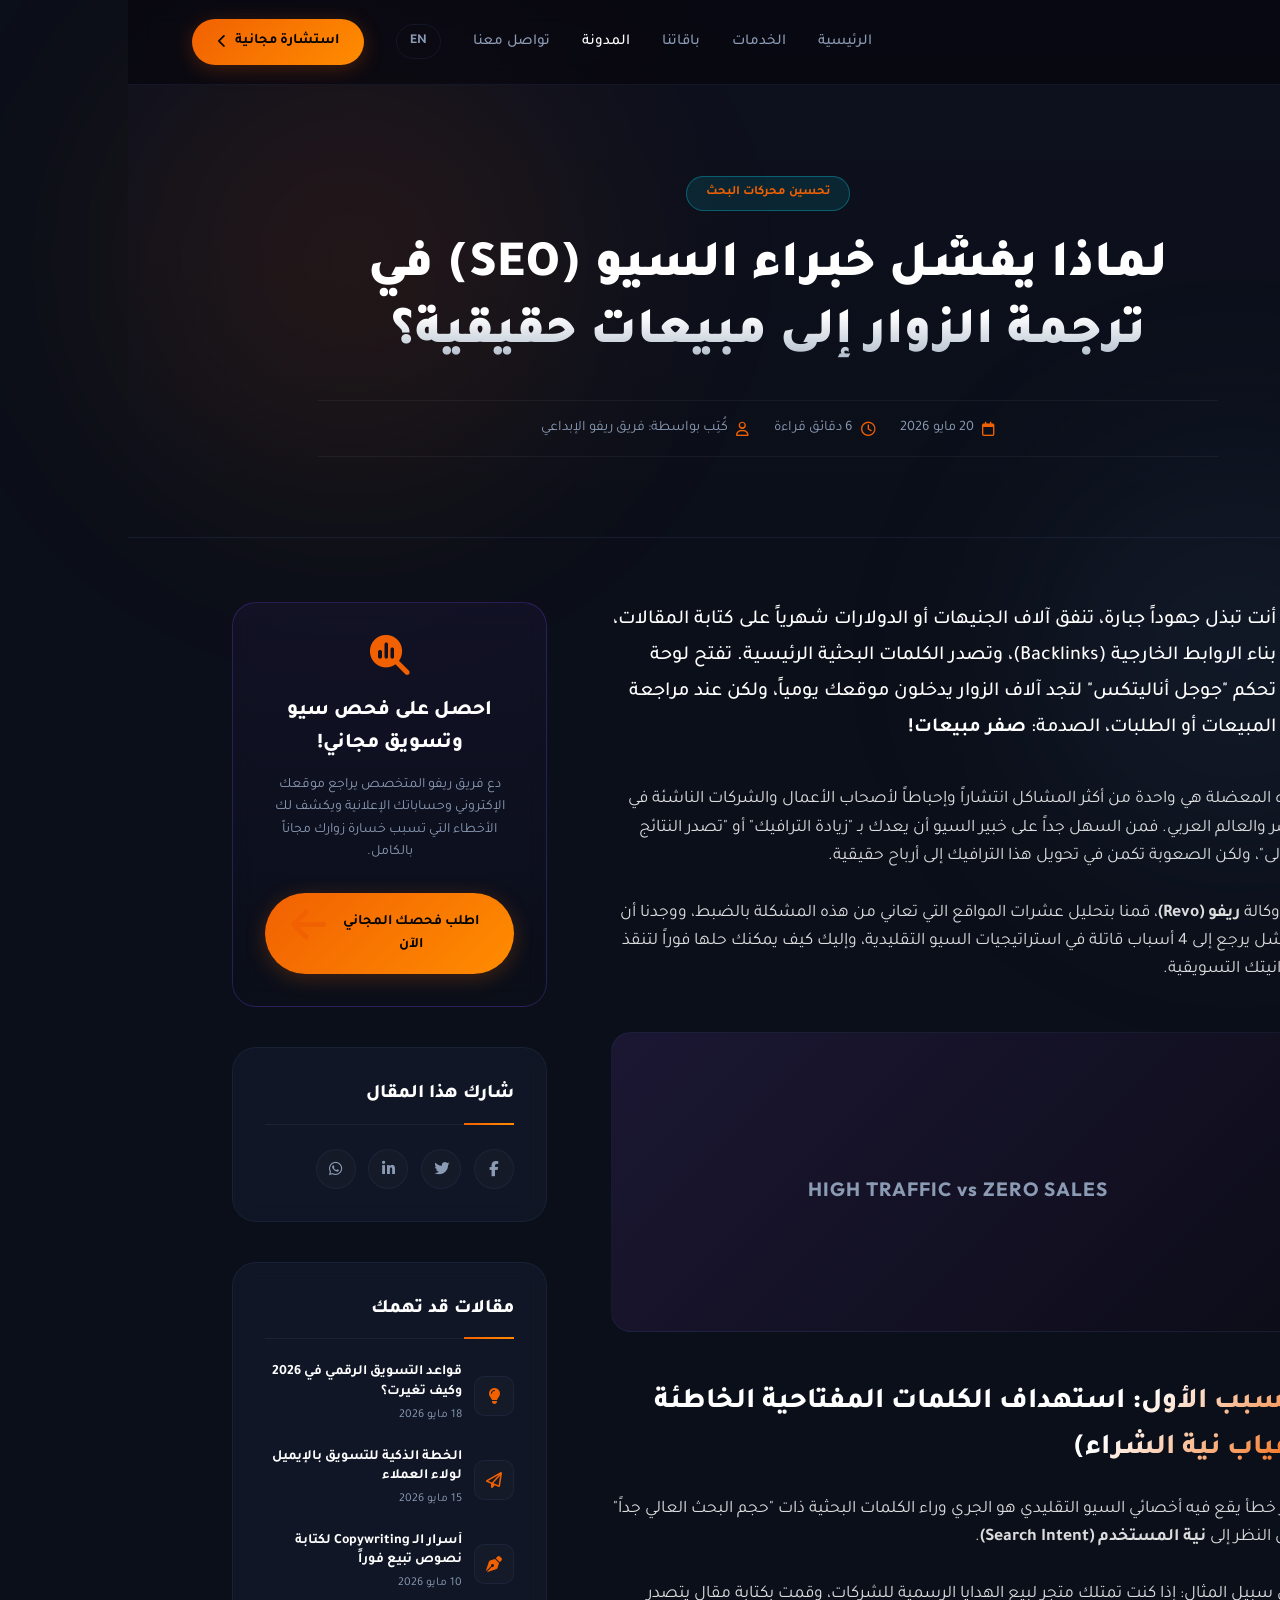
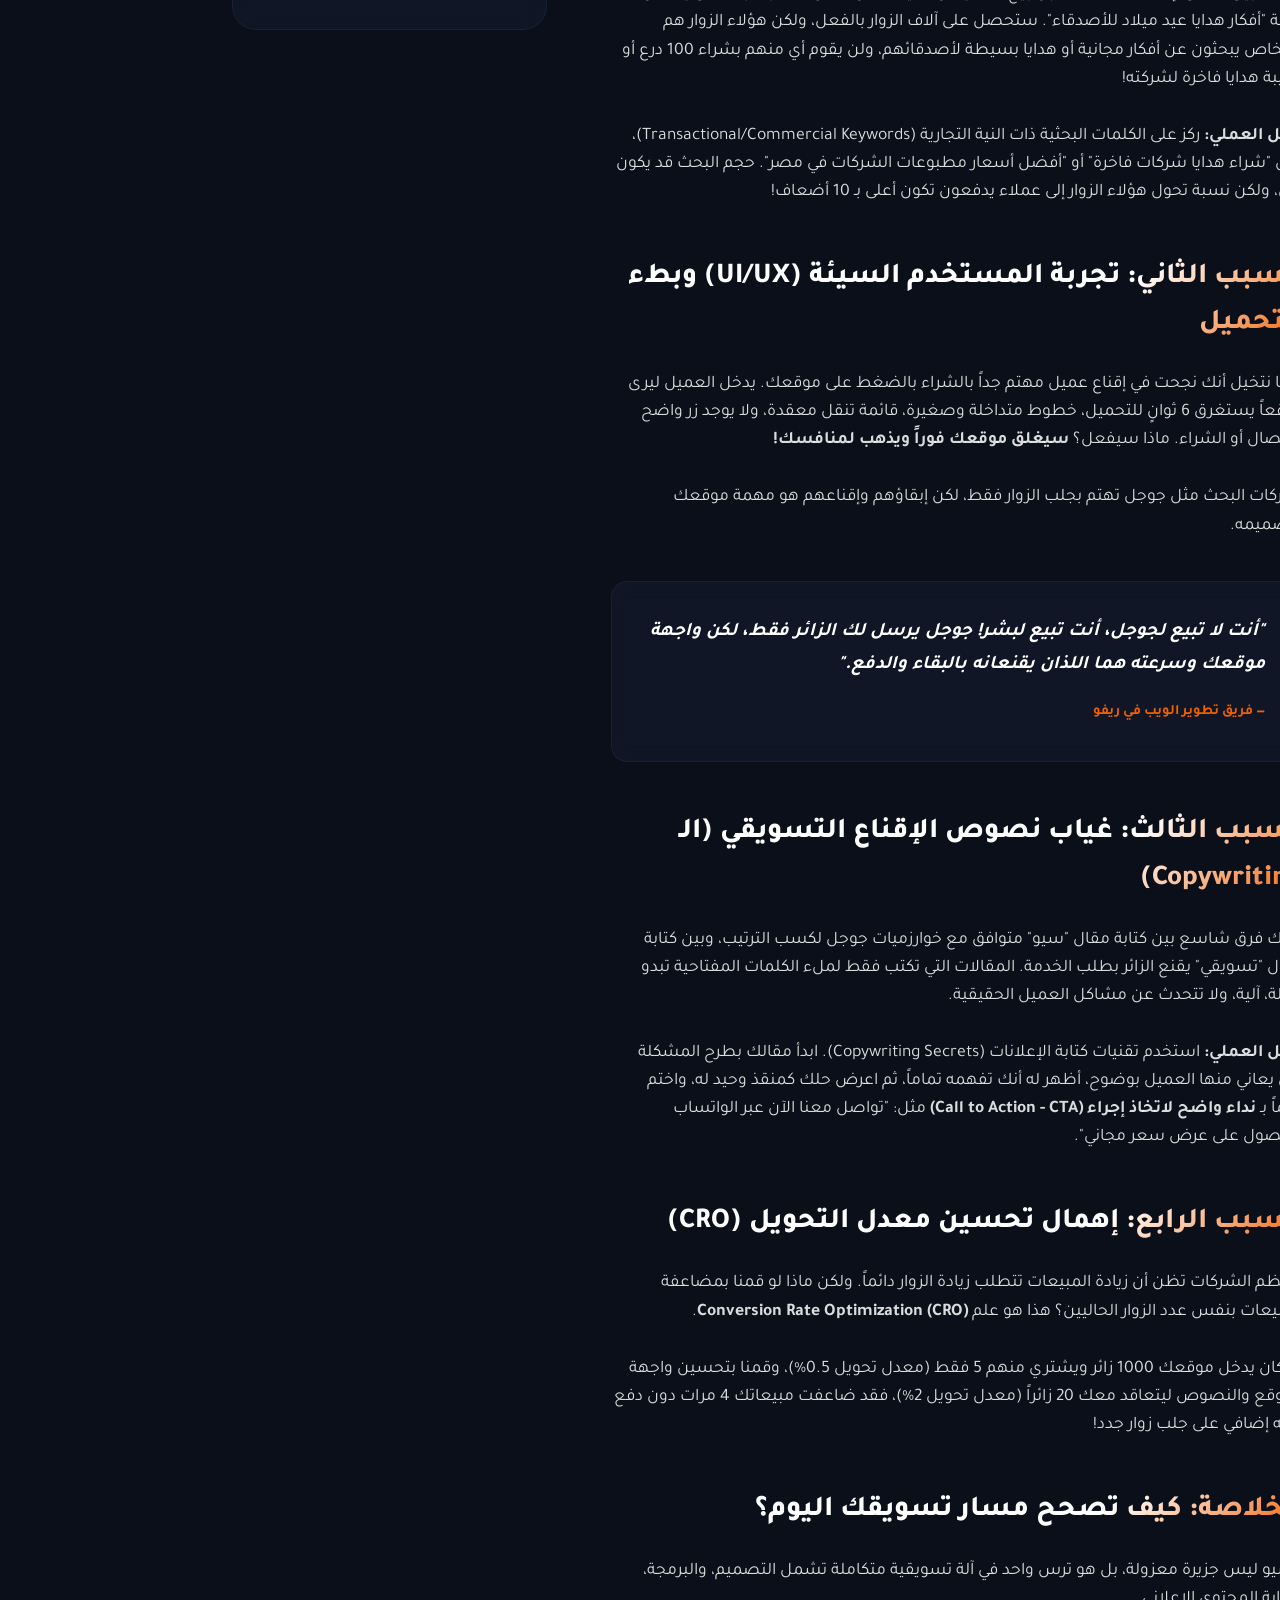
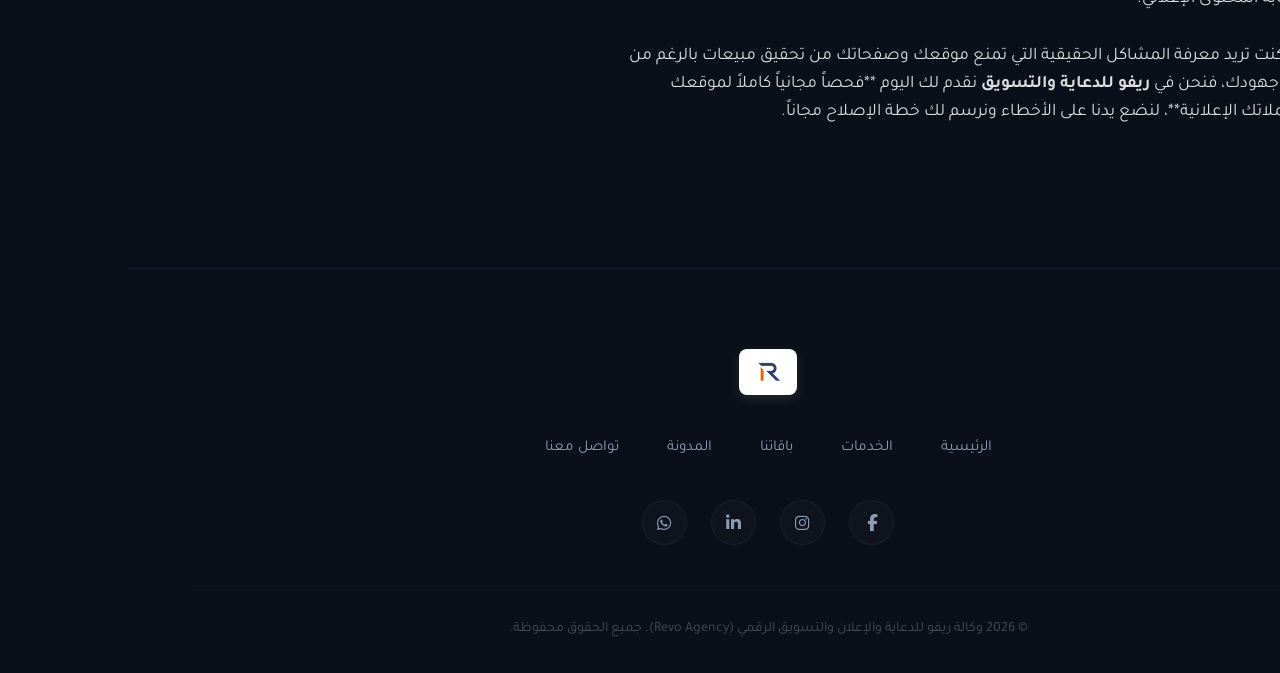
<file: Blogs/blog-post-seo.html>
<!DOCTYPE html>
<html lang="ar" dir="rtl">
<head>
    <meta charset="UTF-8">
    <meta name="viewport" content="width=device-width, initial-scale=1.0">
    <title>لماذا يفشل خبراء السيو (SEO) في ترجمة الزوار إلى مبيعات حقيقية؟ | مدونة ريفو</title>
    <meta name="description" content="اكتشف الأخطاء القاتلة في استراتيجيات السيو التقليدية التي تركز على الترافيك فقط دون الاهتمام بمعدل التحويل (CRO)، وكيف تحول زوار موقعك إلى عملاء يدفعون فوراً.">
    
    <!-- Google Fonts -->
    <link rel="preconnect" href="https://fonts.googleapis.com">
    <link rel="preconnect" href="https://fonts.gstatic.com" crossorigin>
    <link href="https://fonts.googleapis.com/css2?family=Outfit:wght@300;400;600;800&family=Tajawal:wght@300;400;500;700;900&display=swap" rel="stylesheet">
    
    <!-- FontAwesome Icons -->
    <link rel="stylesheet" href="https://cdnjs.cloudflare.com/ajax/libs/font-awesome/6.4.0/css/all.min.css">

    <!-- Shared Web Components -->
    <script src="../js/components.js" defer></script>

    <link rel="stylesheet" href="../css/global.css">
    <link rel="stylesheet" href="../css/article.css">
</head>
<body>

    <!-- Reading Progress Bar -->
    <div class="progress-container">
        <div class="progress-bar" id="myBar"></div>
    </div>

    <div class="ambient-glow"></div>
    <div class="ambient-glow-2"></div>

    <!-- Header / Navbar Placeholder -->
    <div id="header-placeholder"></div>

    <!-- Post Hero Section -->
    <section class="post-hero">
        <div class="post-hero-content">
            <span class="post-badge">تحسين محركات البحث</span>
            <h1>لماذا يفشل خبراء السيو (SEO) في ترجمة الزوار إلى مبيعات حقيقية؟</h1>
            
            <div class="post-meta">
                <span><i class="fa-regular fa-calendar"></i> 20 مايو 2026</span>
                <span><i class="fa-regular fa-clock"></i> 6 دقائق قراءة</span>
                <span><i class="fa-regular fa-user"></i> كُتِب بواسطة: فريق ريفو الإبداعي</span>
            </div>
        </div>
    </section>

    <!-- Post Main Layout -->
    <div class="post-layout">
        
        <!-- Right Column: Article Content -->
        <main class="article-content">
            <p class="lead">
                أنت تبذل جهوداً جبارة، تنفق آلاف الجنيهات أو الدولارات شهرياً على كتابة المقالات، بناء الروابط الخارجية (Backlinks)، وتصدر الكلمات البحثية الرئيسية. تفتح لوحة تحكم "جوجل أناليتكس" لتجد آلاف الزوار يدخلون موقعك يومياً، ولكن عند مراجعة المبيعات أو الطلبات، الصدمة: <strong>صفر مبيعات!</strong>
            </p>

            <p>
                هذه المعضلة هي واحدة من أكثر المشاكل انتشاراً وإحباطاً لأصحاب الأعمال والشركات الناشئة في مصر والعالم العربي. فمن السهل جداً على خبير السيو أن يعدك بـ "زيادة الترافيك" أو "تصدر النتائج الأولى"، ولكن الصعوبة تكمن في تحويل هذا الترافيك إلى أرباح حقيقية.
            </p>

            <p>
                في وكالة <strong>ريفو (Revo)</strong>، قمنا بتحليل عشرات المواقع التي تعاني من هذه المشكلة بالضبط، ووجدنا أن الفشل يرجع إلى 4 أسباب قاتلة في استراتيجيات السيو التقليدية، وإليك كيف يمكنك حلها فوراً لتنقذ ميزانيتك التسويقية.
            </p>

            <div class="post-visual">
                <i class="fa-solid fa-chart-line-down" style="color: #ff007f;"></i>
                <span>HIGH TRAFFIC vs ZERO SALES</span>
            </div>

            <h2>السبب الأول: استهداف الكلمات المفتاحية الخاطئة (غياب نية الشراء)</h2>
            <p>
                أكبر خطأ يقع فيه أخصائي السيو التقليدي هو الجري وراء الكلمات البحثية ذات "حجم البحث العالي جداً" دون النظر إلى <strong>نية المستخدم (Search Intent)</strong>.
            </p>
            <p>
                على سبيل المثال: إذا كنت تمتلك متجر لبيع الهدايا الرسمية للشركات، وقمت بكتابة مقال يتصدر كلمة "أفكار هدايا عيد ميلاد للأصدقاء". ستحصل على آلاف الزوار بالفعل، ولكن هؤلاء الزوار هم أشخاص يبحثون عن أفكار مجانية أو هدايا بسيطة لأصدقائهم، ولن يقوم أي منهم بشراء 100 درع أو حقيبة هدايا فاخرة لشركته!
            </p>
            <p>
                <strong>الحل العملي:</strong> ركز على الكلمات البحثية ذات النية التجارية (Transactional/Commercial Keywords)، مثل "شراء هدايا شركات فاخرة" أو "أفضل أسعار مطبوعات الشركات في مصر". حجم البحث قد يكون أقل، ولكن نسبة تحول هؤلاء الزوار إلى عملاء يدفعون تكون أعلى بـ 10 أضعاف!
            </p>

            <h2>السبب الثاني: تجربة المستخدم السيئة (UI/UX) وبطء التحميل</h2>
            <p>
                دعنا نتخيل أنك نجحت في إقناع عميل مهتم جداً بالشراء بالضغط على موقعك. يدخل العميل ليرى موقعاً يستغرق 6 ثوانٍ للتحميل، خطوط متداخلة وصغيرة، قائمة تنقل معقدة، ولا يوجد زر واضح للاتصال أو الشراء. ماذا سيفعل؟ <strong>سيغلق موقعك فوراً ويذهب لمنافسك!</strong>
            </p>
            <p>
                محركات البحث مثل جوجل تهتم بجلب الزوار فقط، لكن إبقاؤهم وإقناعهم هو مهمة موقعك وتصميمه.
            </p>

            <div class="article-quote">
                <p>"أنت لا تبيع لجوجل، أنت تبيع لبشر! جوجل يرسل لك الزائر فقط، لكن واجهة موقعك وسرعته هما اللذان يقنعانه بالبقاء والدفع."</p>
                <cite>— فريق تطوير الويب في ريفو</cite>
            </div>

            <h2>السبب الثالث: غياب نصوص الإقناع التسويقي (الـ Copywriting)</h2>
            <p>
                هناك فرق شاسع بين كتابة مقال "سيو" متوافق مع خوارزميات جوجل لكسب الترتيب، وبين كتابة مقال "تسويقي" يقنع الزائر بطلب الخدمة. المقالات التي تكتب فقط لملء الكلمات المفتاحية تبدو مملة، آلية، ولا تتحدث عن مشاكل العميل الحقيقية.
            </p>
            <p>
                <strong>الحل العملي:</strong> استخدم تقنيات كتابة الإعلانات (Copywriting Secrets). ابدأ مقالك بطرح المشكلة التي يعاني منها العميل بوضوح، أظهر له أنك تفهمه تماماً، ثم اعرض حلك كمنقذ وحيد له، واختم دائماً بـ <strong>نداء واضح لاتخاذ إجراء (Call to Action - CTA)</strong> مثل: "تواصل معنا الآن عبر الواتساب للحصول على عرض سعر مجاني".
            </p>

            <h2>السبب الرابع: إهمال تحسين معدل التحويل (CRO)</h2>
            <p>
                معظم الشركات تظن أن زيادة المبيعات تتطلب زيادة الزوار دائماً. ولكن ماذا لو قمنا بمضاعفة المبيعات بنفس عدد الزوار الحاليين؟ هذا هو علم <strong>Conversion Rate Optimization (CRO)</strong>.
            </p>
            <p>
                إذا كان يدخل موقعك 1000 زائر ويشتري منهم 5 فقط (معدل تحويل 0.5%)، وقمنا بتحسين واجهة الموقع والنصوص ليتعاقد معك 20 زائراً (معدل تحويل 2%)، فقد ضاعفت مبيعاتك 4 مرات دون دفع جنيه إضافي على جلب زوار جدد!
            </p>

            <h2>الخلاصة: كيف تصحح مسار تسويقك اليوم؟</h2>
            <p>
                السيو ليس جزيرة معزولة، بل هو ترس واحد في آلة تسويقية متكاملة تشمل التصميم، والبرمجة، وكتابة المحتوى الإعلاني.
            </p>
            <p>
                إذا كنت تريد معرفة المشاكل الحقيقية التي تمنع موقعك وصفحاتك من تحقيق مبيعات بالرغم من كل جهودك، فنحن في <strong>ريفو للدعاية والتسويق</strong> نقدم لك اليوم **فحصاً مجانياً كاملاً لموقعك وحملاتك الإعلانية**، لنضع يدنا على الأخطاء ونرسم لك خطة الإصلاح مجاناً.
            </p>
        </main>

        <!-- Left Column: Sidebar Widgets -->
        <aside class="sidebar">
            
            <!-- CTA Widget -->
            <div class="widget widget-cta">
                <i class="fa-solid fa-magnifying-glass-chart"></i>
                <h3>احصل على فحص سيو وتسويق مجاني!</h3>
                <p>دع فريق ريفو المتخصص يراجع موقعك الإكتروني وحساباتك الإعلانية ويكشف لك الأخطاء التي تسبب خسارة زوارك مجاناً بالكامل.</p>
                <a href="../index.html#contact" class="cta-btn">
                    اطلب فحصك المجاني الآن <i class="fa-solid fa-arrow-left"></i>
                </a>
            </div>

            <!-- Share Post Widget -->
            <div class="widget">
                <h3 class="widget-title">شارك هذا المقال</h3>
                <div class="share-buttons">
                    <a href="https://www.facebook.com/sharer/sharer.php?u=blog-post-seo.html" target="_blank" class="share-btn fb"><i class="fa-brands fa-facebook-f"></i></a>
                    <a href="https://twitter.com/intent/tweet?url=blog-post-seo.html" target="_blank" class="share-btn tw"><i class="fa-brands fa-twitter"></i></a>
                    <a href="https://www.linkedin.com/shareArticle?mini=true&url=blog-post-seo.html" target="_blank" class="share-btn ln"><i class="fa-brands fa-linkedin-in"></i></a>
                    <a href="https://api.whatsapp.com/send?text=لماذا%20يفشل%20خبراء%20السيو%20في%20تحقيق%20مبيعات؟%20blog-post-seo.html" target="_blank" class="share-btn wa"><i class="fa-brands fa-whatsapp"></i></a>
                </div>
            </div>

            <!-- Other Posts Widget -->
            <div class="widget">
                <h3 class="widget-title">مقالات قد تهمك</h3>
                <div class="popular-posts-list">
                    
                    <a href="blog-post-marketing-2026.html" class="popular-post-item">
                        <div class="popular-post-icon"><i class="fa-solid fa-lightbulb"></i></div>
                        <div class="popular-post-info">
                            <h4>قواعد التسويق الرقمي في 2026 وكيف تغيرت؟</h4>
                            <span>18 مايو 2026</span>
                        </div>
                    </a>

                    <a href="blog-post-email-marketing.html" class="popular-post-item">
                        <div class="popular-post-icon"><i class="fa-regular fa-paper-plane"></i></div>
                        <div class="popular-post-info">
                            <h4>الخطة الذكية للتسويق بالإيميل لولاء العملاء</h4>
                            <span>15 مايو 2026</span>
                        </div>
                    </a>

                    <a href="blog-post-copywriting.html" class="popular-post-item">
                        <div class="popular-post-icon"><i class="fa-solid fa-pen-nib"></i></div>
                        <div class="popular-post-info">
                            <h4>أسرار الـ Copywriting لكتابة نصوص تبيع فوراً</h4>
                            <span>10 مايو 2026</span>
                        </div>
                    </a>

                </div>
            </div>

        </aside>

    </div>

    <!-- Footer Placeholder -->
    <div id="footer-placeholder"></div>

    <!-- Reading Progress Bar Logic -->
    <script src="../js/article.js" defer></script>
</body>
</html>
</file>
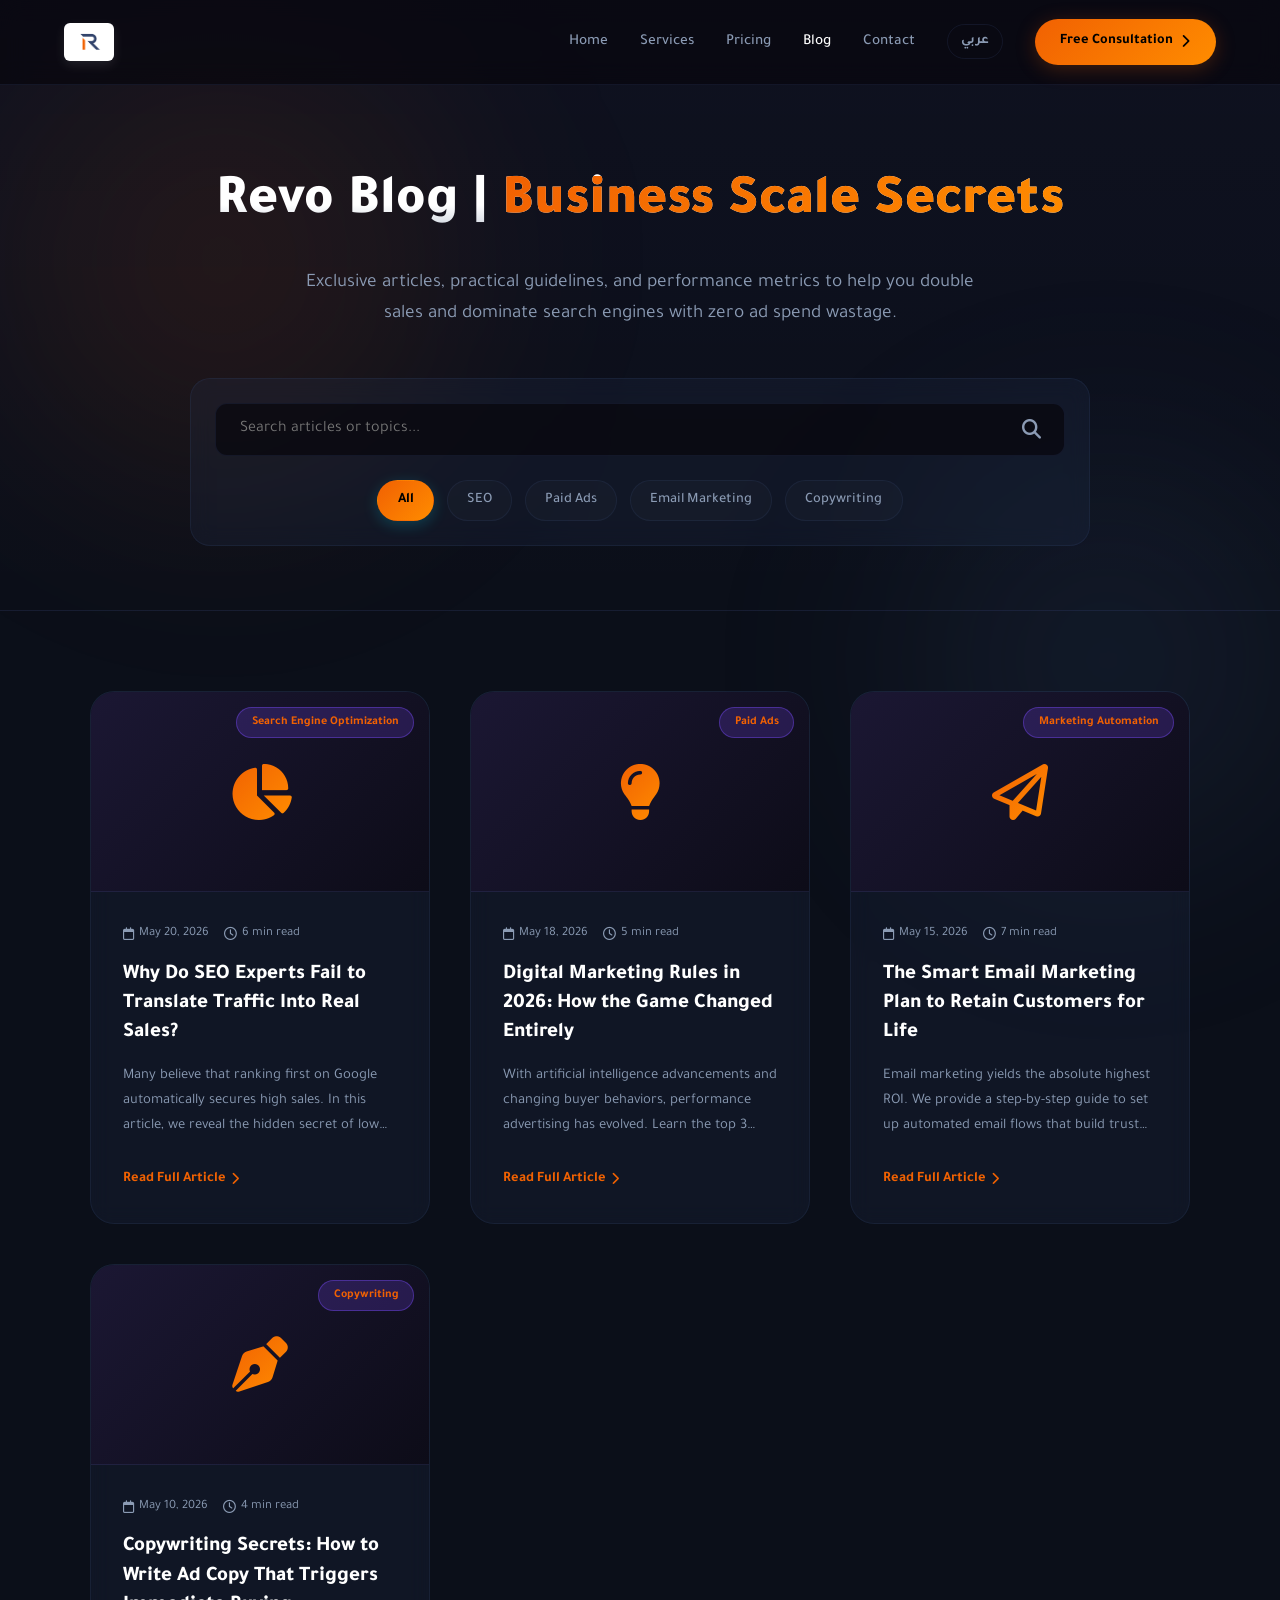
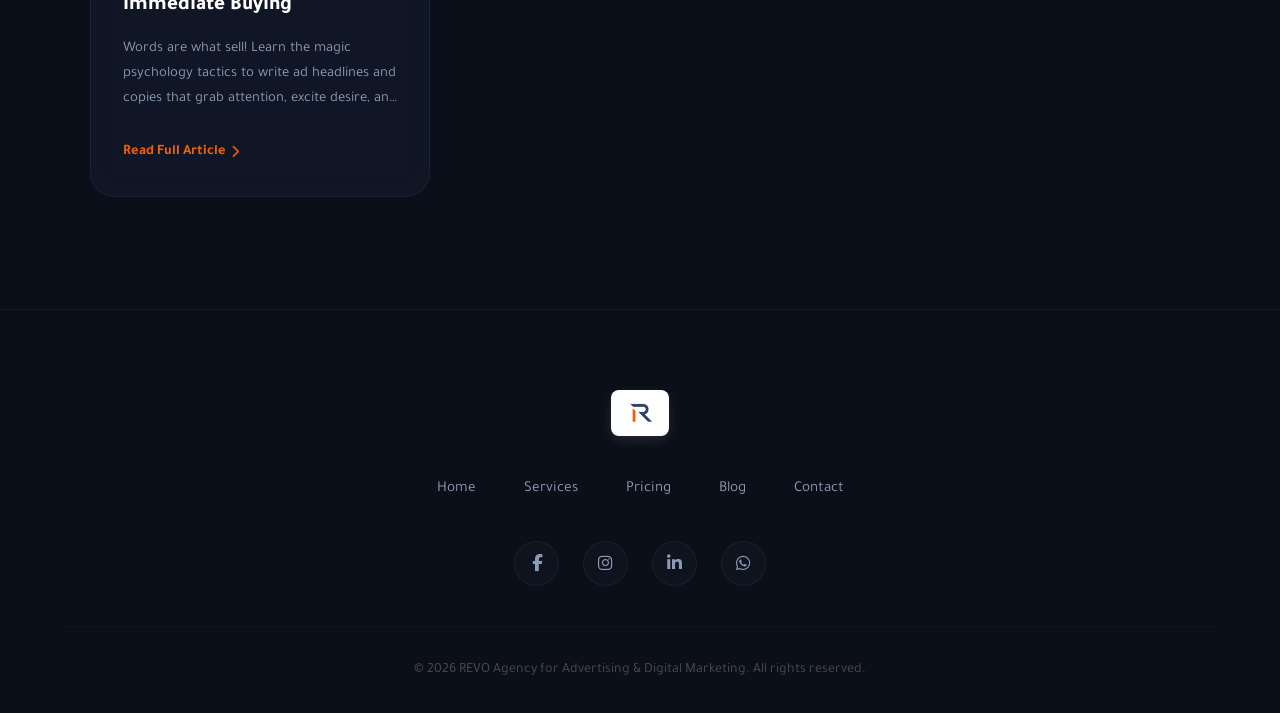
<file: en/blog.html>
<!DOCTYPE html>
<html lang="en" dir="ltr">
<head>
    <meta charset="UTF-8">
    <meta name="viewport" content="width=device-width, initial-scale=1.0">
    <title>Revo Blog | Business Scale & Marketing Strategies</title>
    <meta name="description" content="Read the latest articles, practical tips, and strategies in SEO, paid ads, copywriting, and marketing automation to scale sales and outperform competitors.">
    
    <!-- Google Fonts -->
    <link rel="preconnect" href="https://fonts.googleapis.com">
    <link rel="preconnect" href="https://fonts.gstatic.com" crossorigin>
    <link href="https://fonts.googleapis.com/css2?family=Outfit:wght@300;400;600;800&family=Tajawal:wght@300;400;500;700;900&display=swap" rel="stylesheet">
    
    <!-- FontAwesome Icons -->
    <link rel="stylesheet" href="https://cdnjs.cloudflare.com/ajax/libs/font-awesome/6.4.0/css/all.min.css">

    <!-- Shared Web Components -->
    <script src="../js/components.js" defer></script>

    <link rel="stylesheet" href="../css/global.css">
    <link rel="stylesheet" href="../css/blog.css">
</head>
<body>

    <div class="ambient-glow"></div>
    <div class="ambient-glow-2"></div>

    <!-- Header / Navbar Placeholder -->
    <div id="header-placeholder"></div>

    <!-- Blog Hero -->
    <section class="blog-hero">
        <div class="blog-hero-content">
            <h1>Revo Blog | <span>Business Scale Secrets</span></h1>
            <p>Exclusive articles, practical guidelines, and performance metrics to help you double sales and dominate search engines with zero ad spend wastage.</p>
            
            <div class="search-filter-container">
                <div class="search-box">
                    <i class="fa-solid fa-magnifying-glass"></i>
                    <input type="text" id="searchInput" placeholder="Search articles or topics..." onkeyup="filterArticles()">
                </div>
                <div class="filter-tags">
                    <span class="filter-tag active" onclick="filterCategory('all', this)">All</span>
                    <span class="filter-tag" onclick="filterCategory('seo', this)">SEO</span>
                    <span class="filter-tag" onclick="filterCategory('paid-ads', this)">Paid Ads</span>
                    <span class="filter-tag" onclick="filterCategory('email-marketing', this)">Email Marketing</span>
                    <span class="filter-tag" onclick="filterCategory('copywriting', this)">Copywriting</span>
                </div>
            </div>
        </div>
    </section>

    <!-- Blog Grid Section -->
    <section class="blog-section">
        <div class="blog-grid" id="blogGrid">
            
            <!-- Article 1: SEO -->
            <div class="blog-card" data-category="seo" data-title="seo search engine optimization traffic sales marketing fail">
                <div class="blog-img-placeholder">
                    <i class="fa-solid fa-chart-pie"></i>
                    <span class="blog-badge">Search Engine Optimization</span>
                </div>
                <div class="blog-content">
                    <div class="blog-meta">
                        <span><i class="fa-regular fa-calendar"></i> May 20, 2026</span>
                        <span><i class="fa-regular fa-clock"></i> 6 min read</span>
                    </div>
                    <h3>Why Do SEO Experts Fail to Translate Traffic Into Real Sales?</h3>
                    <p>Many believe that ranking first on Google automatically secures high sales. In this article, we reveal the hidden secret of low conversions despite high traffic and how to fix it immediately.</p>
                    <a href="Blogs/blog-post-seo.html" class="read-more-btn">Read Full Article <i class="fa-solid fa-chevron-right"></i></a>
                </div>
            </div>

            <!-- Article 2: Paid Ads -->
            <div class="blog-card" data-category="paid-ads" data-title="marketing rules 2026 paid ads performance media buying">
                <div class="blog-img-placeholder">
                    <i class="fa-solid fa-lightbulb"></i>
                    <span class="blog-badge">Paid Ads</span>
                </div>
                <div class="blog-content">
                    <div class="blog-meta">
                        <span><i class="fa-regular fa-calendar"></i> May 18, 2026</span>
                        <span><i class="fa-regular fa-clock"></i> 5 min read</span>
                    </div>
                    <h3>Digital Marketing Rules in 2026: How the Game Changed Entirely</h3>
                    <p>With artificial intelligence advancements and changing buyer behaviors, performance advertising has evolved. Learn the top 3 basic strategies to apply this year to avoid burning your budget.</p>
                    <a href="Blogs/blog-post-marketing-2026.html" class="read-more-btn">Read Full Article <i class="fa-solid fa-chevron-right"></i></a>
                </div>
            </div>

            <!-- Article 3: Email Marketing -->
            <div class="blog-card" data-category="email-marketing" data-title="email marketing automation flows smart plan roi retargeting">
                <div class="blog-img-placeholder">
                    <i class="fa-regular fa-paper-plane"></i>
                    <span class="blog-badge">Marketing Automation</span>
                </div>
                <div class="blog-content">
                    <div class="blog-meta">
                        <span><i class="fa-regular fa-calendar"></i> May 15, 2026</span>
                        <span><i class="fa-regular fa-clock"></i> 7 min read</span>
                    </div>
                    <h3>The Smart Email Marketing Plan to Retain Customers for Life</h3>
                    <p>Email marketing yields the absolute highest ROI. We provide a step-by-step guide to set up automated email flows that build trust and trigger repeat sales without ad spend.</p>
                    <a href="Blogs/blog-post-email-marketing.html" class="read-more-btn">Read Full Article <i class="fa-solid fa-chevron-right"></i></a>
                </div>
            </div>

            <!-- Article 4: Copywriting -->
            <div class="blog-card" data-category="copywriting" data-title="copywriting secrets sales copy write attention headlines conversion">
                <div class="blog-img-placeholder">
                    <i class="fa-solid fa-pen-nib"></i>
                    <span class="blog-badge">Copywriting</span>
                </div>
                <div class="blog-content">
                    <div class="blog-meta">
                        <span><i class="fa-regular fa-calendar"></i> May 10, 2026</span>
                        <span><i class="fa-regular fa-clock"></i> 4 min read</span>
                    </div>
                    <h3>Copywriting Secrets: How to Write Ad Copy That Triggers Immediate Buying</h3>
                    <p>Words are what sell! Learn the magic psychology tactics to write ad headlines and copies that grab attention, excite desire, and direct customers seamlessly to finalize their checkout.</p>
                    <a href="Blogs/blog-post-copywriting.html" class="read-more-btn">Read Full Article <i class="fa-solid fa-chevron-right"></i></a>
                </div>
            </div>

            <!-- Empty State element -->
            <div class="no-results" id="noResults">
                <i class="fa-regular fa-face-frown"></i>
                <h3>No articles match your search</h3>
                <p>Try using different keywords or explore categories above.</p>
            </div>

        </div>
    </section>

    <!-- Footer Placeholder -->
    <div id="footer-placeholder"></div>

    <!-- Categories & Search Filtering Logic -->
    <script src="../js/blog.js" defer></script>
</body>
</html>
</file>
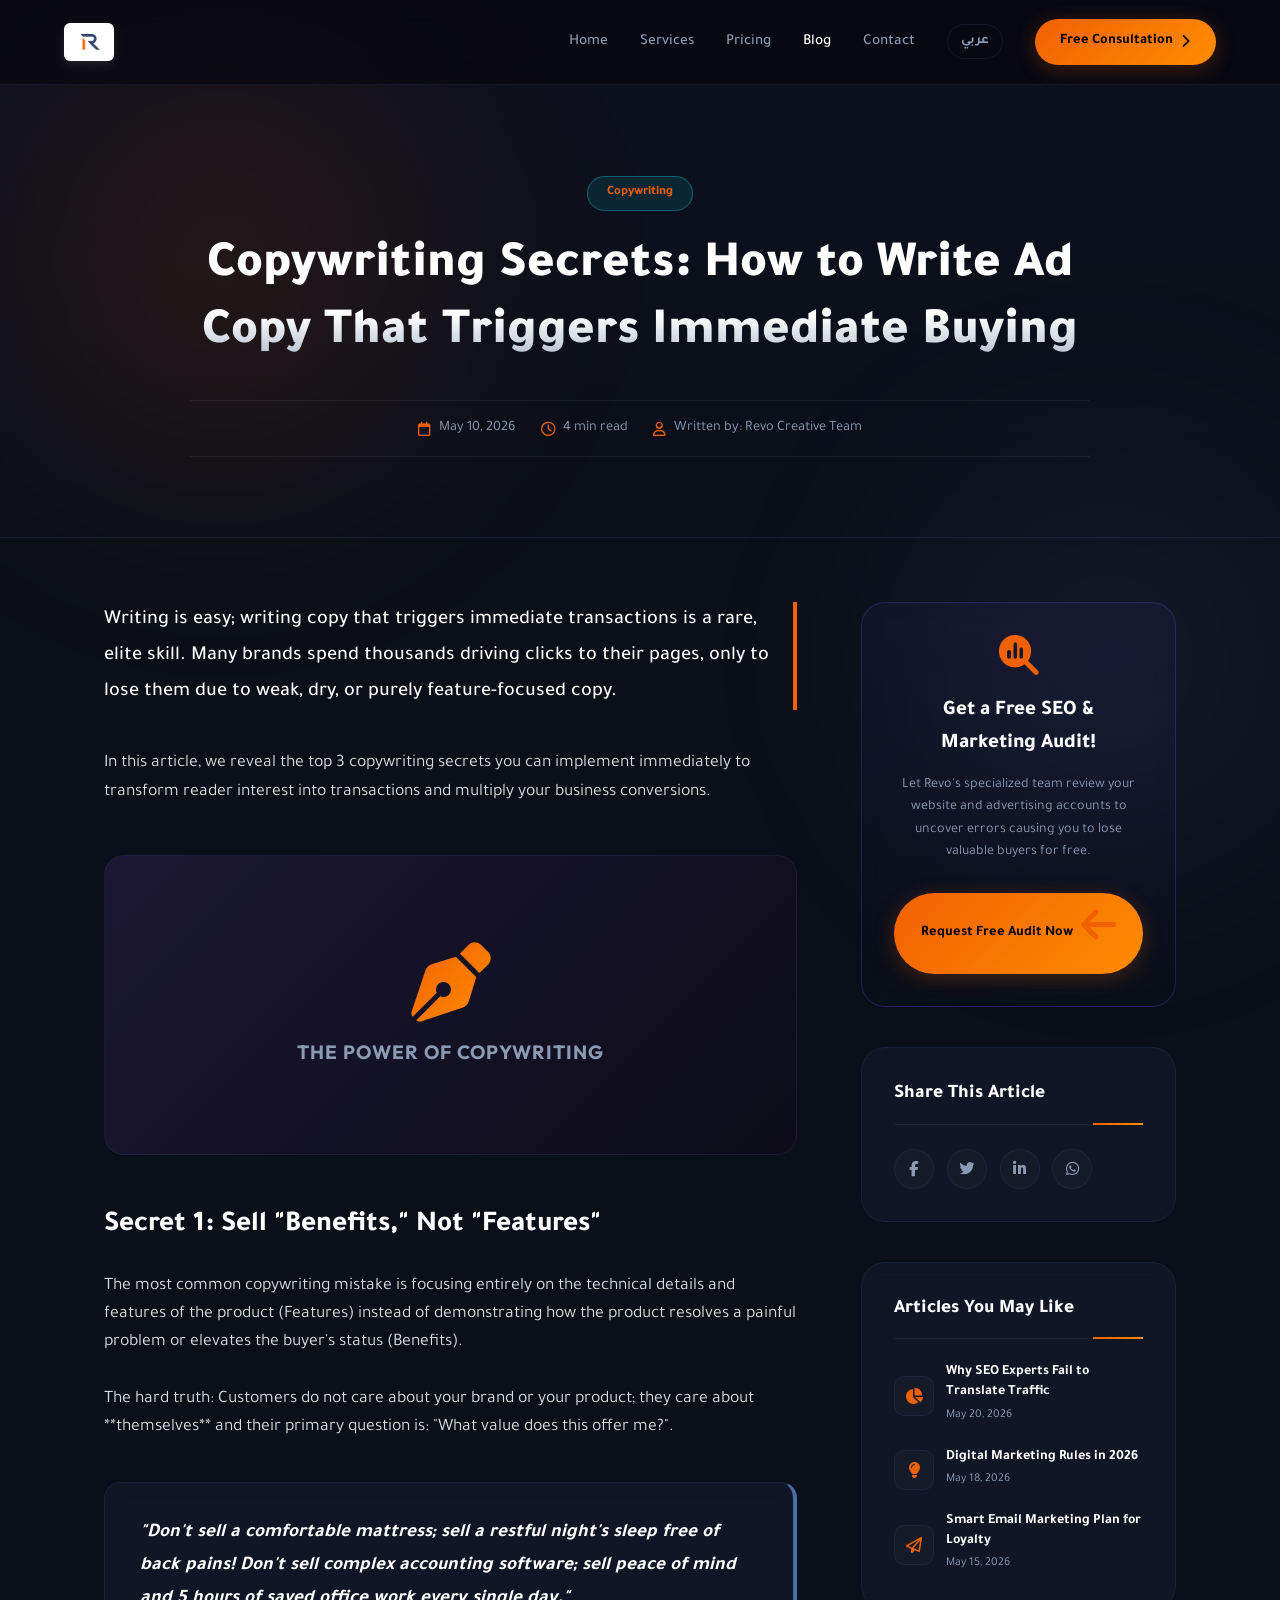
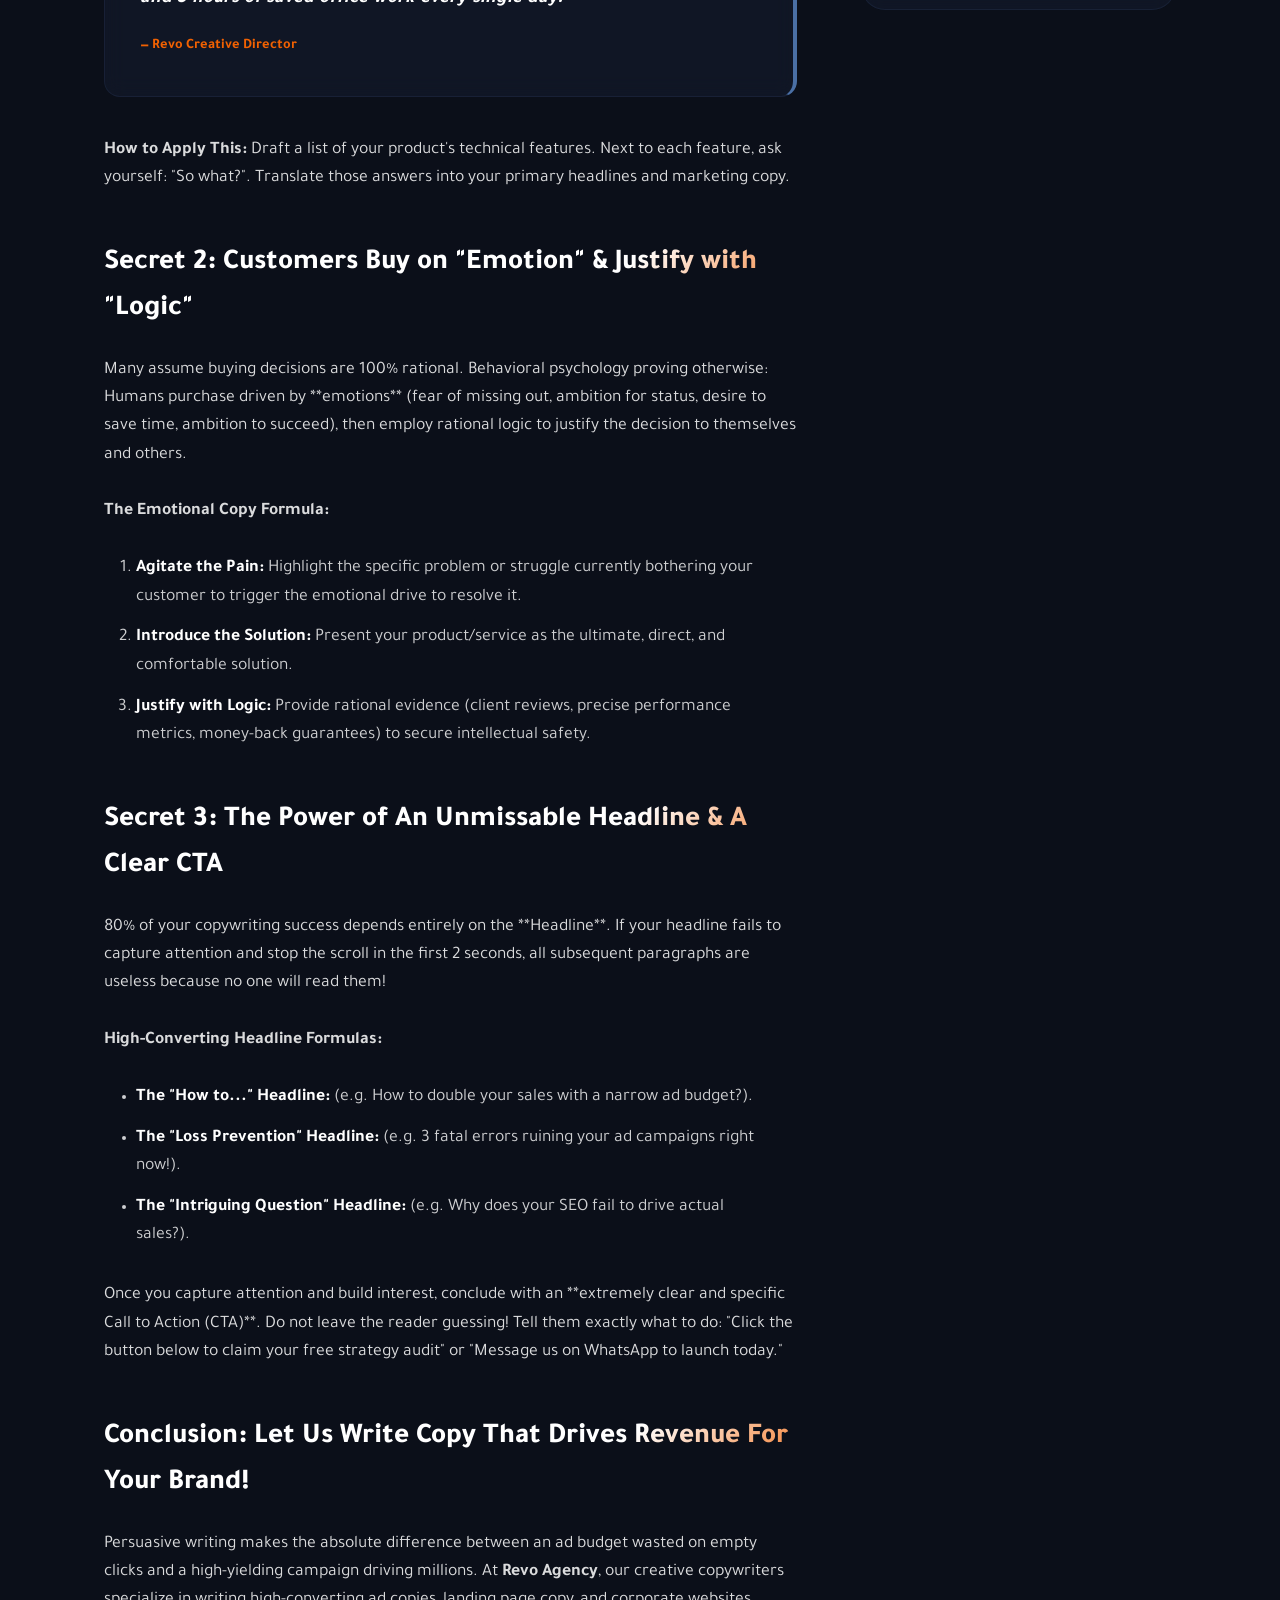
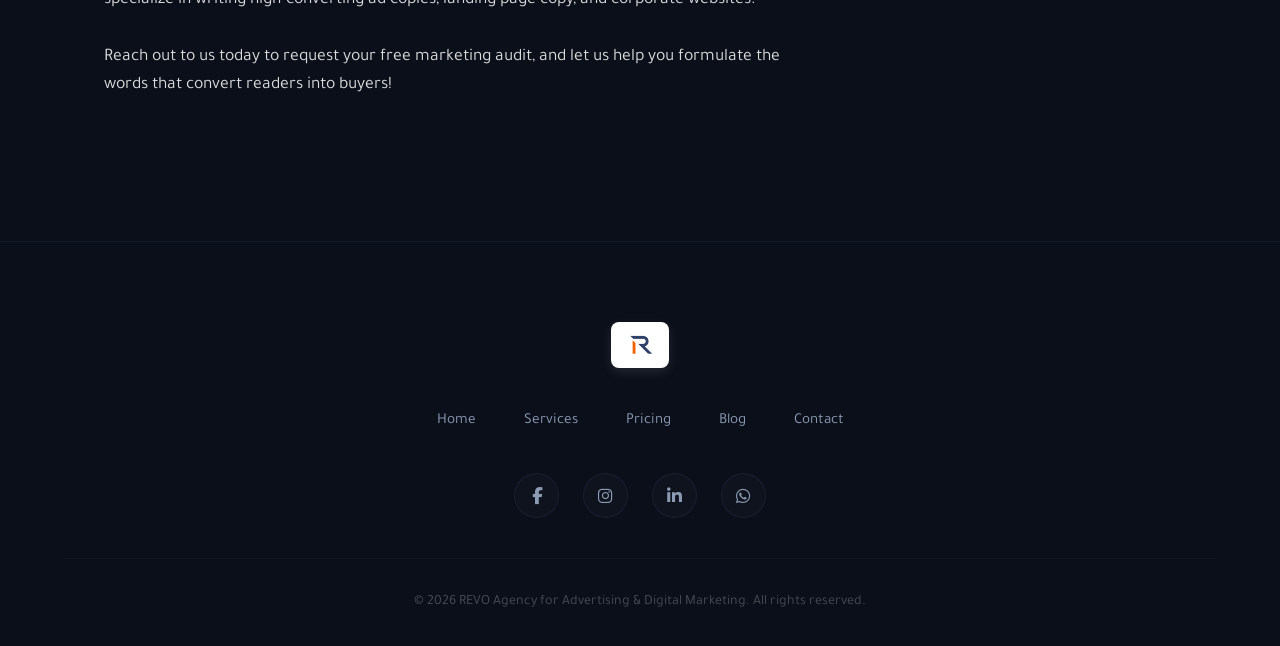
<file: en/Blogs/blog-post-copywriting.html>
<!DOCTYPE html>
<html lang="en" dir="ltr">
<head>
    <meta charset="UTF-8">
    <meta name="viewport" content="width=device-width, initial-scale=1.0">
    <title>Copywriting Secrets: How to Write Ad Copy That Triggers Immediate Buying | Revo Blog</title>
    <meta name="description" content="Discover the psychological copywriting secrets used to craft persuasive headlines and high-converting ad copy that drive readers to purchase instantly.">
    
    <!-- Google Fonts -->
    <link rel="preconnect" href="https://fonts.googleapis.com">
    <link rel="preconnect" href="https://fonts.gstatic.com" crossorigin>
    <link href="https://fonts.googleapis.com/css2?family=Outfit:wght@300;400;600;800&family=Tajawal:wght@300;400;500;700;900&display=swap" rel="stylesheet">
    
    <!-- FontAwesome Icons -->
    <link rel="stylesheet" href="https://cdnjs.cloudflare.com/ajax/libs/font-awesome/6.4.0/css/all.min.css">

    <!-- Shared Web Components -->
    <script src="../../js/components.js" defer></script>

    <link rel="stylesheet" href="../../css/global.css">
    <link rel="stylesheet" href="../../css/article.css">
</head>
<body>

    <!-- Reading Progress Bar -->
    <div class="progress-container">
        <div class="progress-bar" id="myBar"></div>
    </div>

    <div class="ambient-glow"></div>
    <div class="ambient-glow-2"></div>

    <!-- Header / Navbar Placeholder -->
    <div id="header-placeholder"></div>

    <!-- Post Hero Section -->
    <section class="post-hero">
        <div class="post-hero-content">
            <span class="post-badge">Copywriting</span>
            <h1>Copywriting Secrets: How to Write Ad Copy That Triggers Immediate Buying</h1>
            
            <div class="post-meta">
                <span><i class="fa-regular fa-calendar"></i> May 10, 2026</span>
                <span><i class="fa-regular fa-clock"></i> 4 min read</span>
                <span><i class="fa-regular fa-user"></i> Written by: Revo Creative Team</span>
            </div>
        </div>
    </section>

    <!-- Post Main Layout -->
    <div class="post-layout">
        
        <!-- Right Column: Article Content -->
        <main class="article-content">
            <p class="lead">
                Writing is easy; writing copy that triggers immediate transactions is a rare, elite skill. Many brands spend thousands driving clicks to their pages, only to lose them due to weak, dry, or purely feature-focused copy.
            </p>

            <p>
                In this article, we reveal the top 3 copywriting secrets you can implement immediately to transform reader interest into transactions and multiply your business conversions.
            </p>

            <div class="post-visual">
                <i class="fa-solid fa-pen-nib" style="color: #f16102;"></i>
                <span>THE POWER OF COPYWRITING</span>
            </div>

            <h2>Secret 1: Sell "Benefits," Not "Features"</h2>
            <p>
                The most common copywriting mistake is focusing entirely on the technical details and features of the product (Features) instead of demonstrating how the product resolves a painful problem or elevates the buyer's status (Benefits).
            </p>
            <p>
                The hard truth: Customers do not care about your brand or your product; they care about **themselves** and their primary question is: "What value does this offer me?".
            </p>
            
            <div class="article-quote">
                <p>"Don't sell a comfortable mattress; sell a restful night's sleep free of back pains! Don't sell complex accounting software; sell peace of mind and 5 hours of saved office work every single day."</p>
                <cite>— Revo Creative Director</cite>
            </div>

            <p>
                <strong>How to Apply This:</strong>
                Draft a list of your product's technical features. Next to each feature, ask yourself: "So what?". Translate those answers into your primary headlines and marketing copy.
            </p>

            <h2>Secret 2: Customers Buy on "Emotion" & Justify with "Logic"</h2>
            <p>
                Many assume buying decisions are 100% rational. Behavioral psychology proving otherwise: Humans purchase driven by **emotions** (fear of missing out, ambition for status, desire to save time, ambition to succeed), then employ rational logic to justify the decision to themselves and others.
            </p>
            <p>
                <strong>The Emotional Copy Formula:</strong>
                <ol>
                    <li><strong>Agitate the Pain:</strong> Highlight the specific problem or struggle currently bothering your customer to trigger the emotional drive to resolve it.</li>
                    <li><strong>Introduce the Solution:</strong> Present your product/service as the ultimate, direct, and comfortable solution.</li>
                    <li><strong>Justify with Logic:</strong> Provide rational evidence (client reviews, precise performance metrics, money-back guarantees) to secure intellectual safety.</li>
                </ol>
            </p>

            <h2>Secret 3: The Power of An Unmissable Headline & A Clear CTA</h2>
            <p>
                80% of your copywriting success depends entirely on the **Headline**. If your headline fails to capture attention and stop the scroll in the first 2 seconds, all subsequent paragraphs are useless because no one will read them!
            </p>
            <p>
                <strong>High-Converting Headline Formulas:</strong>
                <ul>
                    <li><strong>The "How to..." Headline:</strong> (e.g. How to double your sales with a narrow ad budget?).</li>
                    <li><strong>The "Loss Prevention" Headline:</strong> (e.g. 3 fatal errors ruining your ad campaigns right now!).</li>
                    <li><strong>The "Intriguing Question" Headline:</strong> (e.g. Why does your SEO fail to drive actual sales?).</li>
                </ul>
            </p>
            <p>
                Once you capture attention and build interest, conclude with an **extremely clear and specific Call to Action (CTA)**. Do not leave the reader guessing! Tell them exactly what to do: "Click the button below to claim your free strategy audit" or "Message us on WhatsApp to launch today."
            </p>

            <h2>Conclusion: Let Us Write Copy That Drives Revenue For Your Brand!</h2>
            <p>
                Persuasive writing makes the absolute difference between an ad budget wasted on empty clicks and a high-yielding campaign driving millions. At <strong>Revo Agency</strong>, our creative copywriters specialize in writing high-converting ad copies, landing page copy, and corporate websites.
            </p>
            <p>
                Reach out to us today to request your free marketing audit, and let us help you formulate the words that convert readers into buyers!
            </p>
        </main>

        <!-- Left Column: Sidebar Widgets -->
        <aside class="sidebar">
            
            <!-- CTA Widget -->
            <div class="widget widget-cta">
                <i class="fa-solid fa-magnifying-glass-chart"></i>
                <h3>Get a Free SEO & Marketing Audit!</h3>
                <p>Let Revo's specialized team review your website and advertising accounts to uncover errors causing you to lose valuable buyers for free.</p>
                <a href="../index.html#contact" class="cta-btn">
                    Request Free Audit Now <i class="fa-solid fa-arrow-left"></i>
                </a>
            </div>

            <!-- Share Post Widget -->
            <div class="widget">
                <h3 class="widget-title">Share This Article</h3>
                <div class="share-buttons">
                    <a href="https://www.facebook.com/sharer/sharer.php?u=blog-post-copywriting.html" target="_blank" class="share-btn fb"><i class="fa-brands fa-facebook-f"></i></a>
                    <a href="https://twitter.com/intent/tweet?url=blog-post-copywriting.html" target="_blank" class="share-btn tw"><i class="fa-brands fa-twitter"></i></a>
                    <a href="https://www.linkedin.com/shareArticle?mini=true&url=blog-post-copywriting.html" target="_blank" class="share-btn ln"><i class="fa-brands fa-linkedin-in"></i></a>
                    <a href="https://api.whatsapp.com/send?text=Copywriting%20Secrets%20to%20Sell%20Instantly%20blog-post-copywriting.html" target="_blank" class="share-btn wa"><i class="fa-brands fa-whatsapp"></i></a>
                </div>
            </div>

            <!-- Other Posts Widget -->
            <div class="widget">
                <h3 class="widget-title">Articles You May Like</h3>
                <div class="popular-posts-list">
                    
                    <a href="blog-post-seo.html" class="popular-post-item">
                        <div class="popular-post-icon"><i class="fa-solid fa-chart-pie"></i></div>
                        <div class="popular-post-info">
                            <h4>Why SEO Experts Fail to Translate Traffic</h4>
                            <span>May 20, 2026</span>
                        </div>
                    </a>

                    <a href="blog-post-marketing-2026.html" class="popular-post-item">
                        <div class="popular-post-icon"><i class="fa-solid fa-lightbulb"></i></div>
                        <div class="popular-post-info">
                            <h4>Digital Marketing Rules in 2026</h4>
                            <span>May 18, 2026</span>
                        </div>
                    </a>

                    <a href="blog-post-email-marketing.html" class="popular-post-item">
                        <div class="popular-post-icon"><i class="fa-regular fa-paper-plane"></i></div>
                        <div class="popular-post-info">
                            <h4>Smart Email Marketing Plan for Loyalty</h4>
                            <span>May 15, 2026</span>
                        </div>
                    </a>

                </div>
            </div>

        </aside>

    </div>

    <!-- Footer Placeholder -->
    <div id="footer-placeholder"></div>

    <!-- Reading Progress Bar Logic -->
    <script src="../../js/article.js" defer></script>
</body>
</html>
</file>
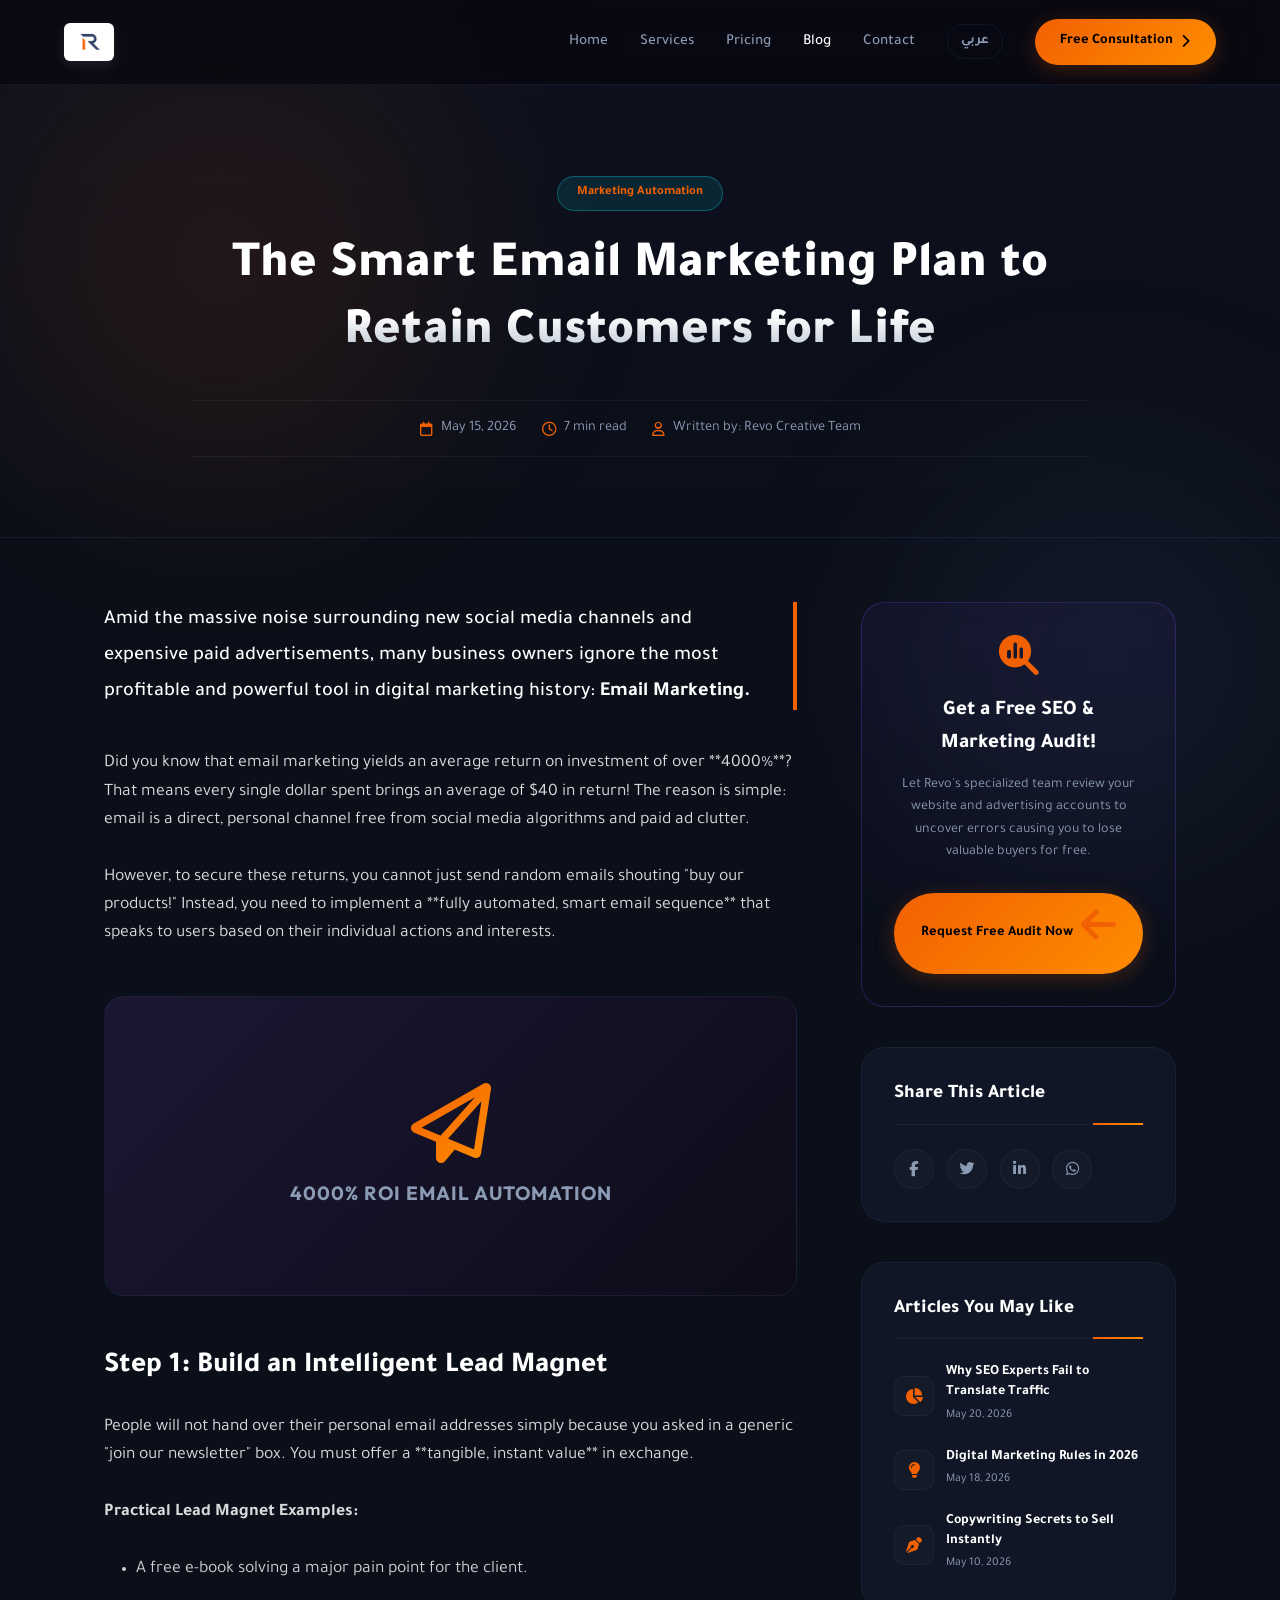
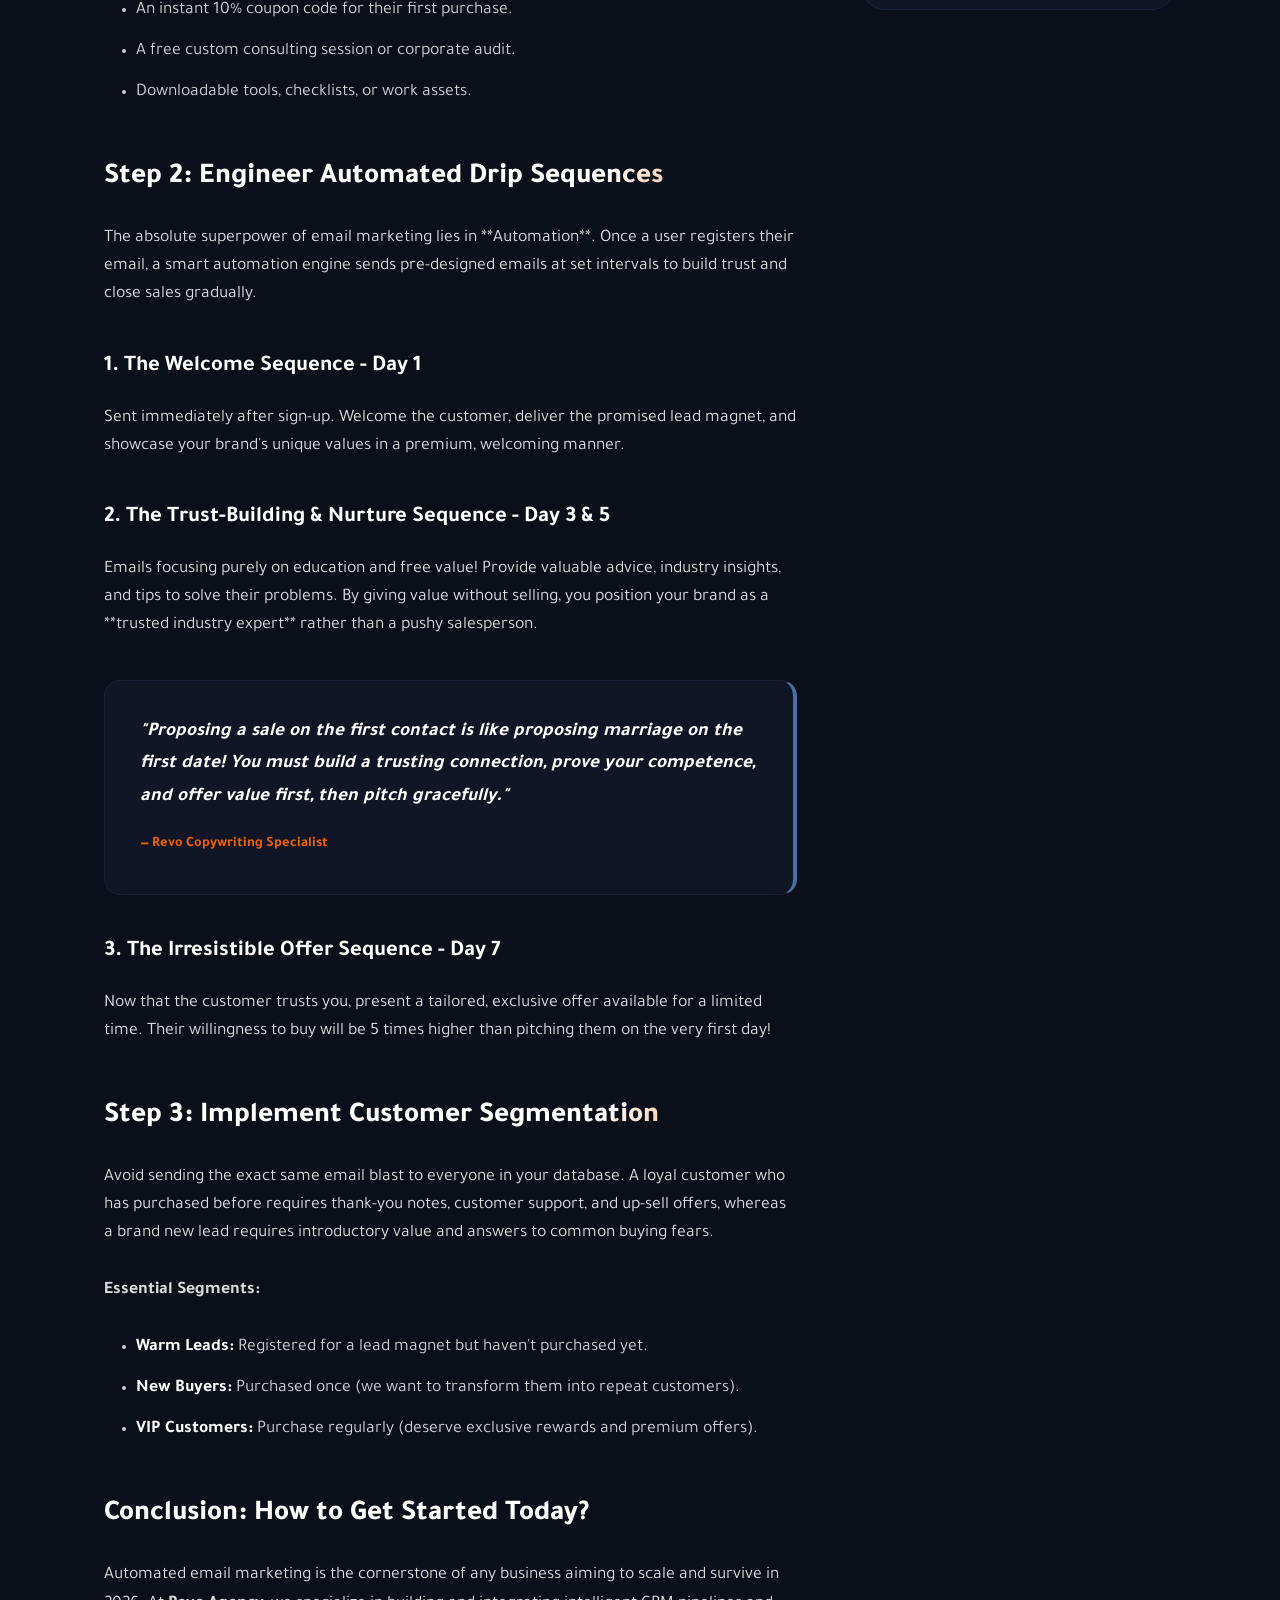
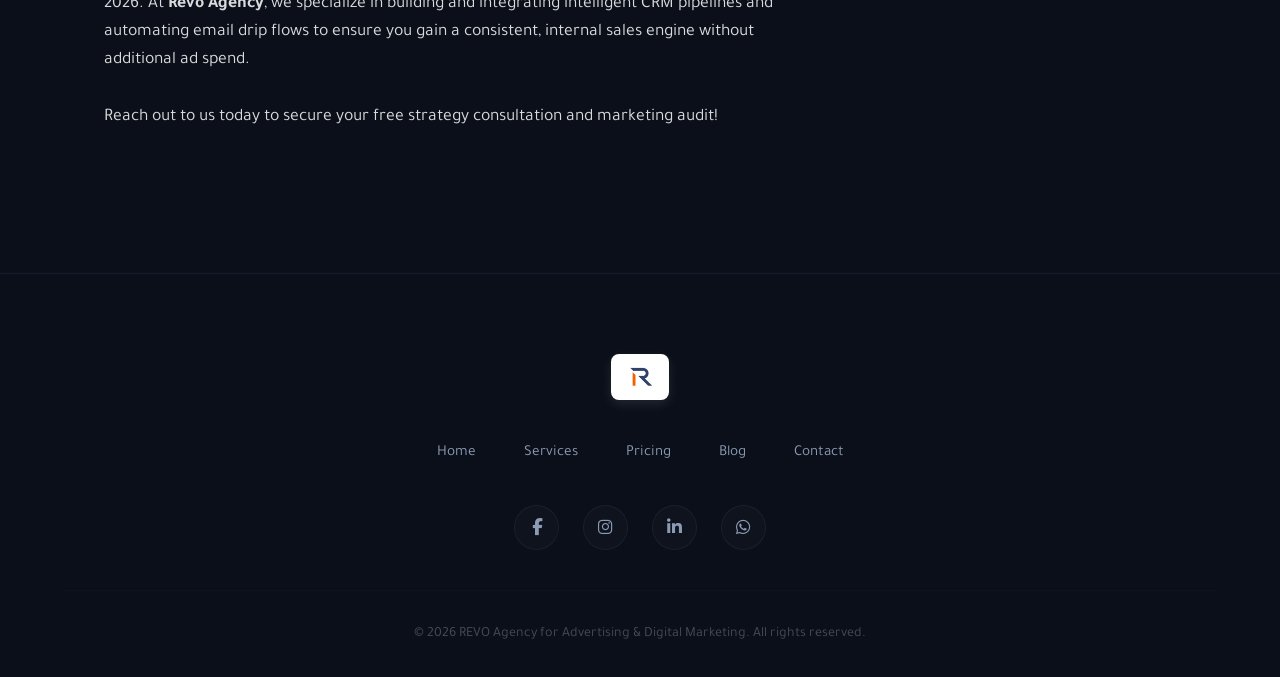
<file: en/Blogs/blog-post-email-marketing.html>
<!DOCTYPE html>
<html lang="en" dir="ltr">
<head>
    <meta charset="UTF-8">
    <meta name="viewport" content="width=device-width, initial-scale=1.0">
    <title>The Smart Email Marketing Plan to Retain Customers for Life | Revo Blog</title>
    <meta name="description" content="Learn how to build a smart, automated email marketing strategy to increase repeat sales and construct ironclad customer loyalty with maximum ROI.">
    
    <!-- Google Fonts -->
    <link rel="preconnect" href="https://fonts.googleapis.com">
    <link rel="preconnect" href="https://fonts.gstatic.com" crossorigin>
    <link href="https://fonts.googleapis.com/css2?family=Outfit:wght@300;400;600;800&family=Tajawal:wght@300;400;500;700;900&display=swap" rel="stylesheet">
    
    <!-- FontAwesome Icons -->
    <link rel="stylesheet" href="https://cdnjs.cloudflare.com/ajax/libs/font-awesome/6.4.0/css/all.min.css">

    <!-- Shared Web Components -->
    <script src="../../js/components.js" defer></script>

    <link rel="stylesheet" href="../../css/global.css">
    <link rel="stylesheet" href="../../css/article.css">
</head>
<body>

    <!-- Reading Progress Bar -->
    <div class="progress-container">
        <div class="progress-bar" id="myBar"></div>
    </div>

    <div class="ambient-glow"></div>
    <div class="ambient-glow-2"></div>

    <!-- Header / Navbar Placeholder -->
    <div id="header-placeholder"></div>

    <!-- Post Hero Section -->
    <section class="post-hero">
        <div class="post-hero-content">
            <span class="post-badge">Marketing Automation</span>
            <h1>The Smart Email Marketing Plan to Retain Customers for Life</h1>
            
            <div class="post-meta">
                <span><i class="fa-regular fa-calendar"></i> May 15, 2026</span>
                <span><i class="fa-regular fa-clock"></i> 7 min read</span>
                <span><i class="fa-regular fa-user"></i> Written by: Revo Creative Team</span>
            </div>
        </div>
    </section>

    <!-- Post Main Layout -->
    <div class="post-layout">
        
        <!-- Right Column: Article Content -->
        <main class="article-content">
            <p class="lead">
                Amid the massive noise surrounding new social media channels and expensive paid advertisements, many business owners ignore the most profitable and powerful tool in digital marketing history: <strong>Email Marketing.</strong>
            </p>

            <p>
                Did you know that email marketing yields an average return on investment of over **4000%**? That means every single dollar spent brings an average of $40 in return! The reason is simple: email is a direct, personal channel free from social media algorithms and paid ad clutter.
            </p>

            <p>
                However, to secure these returns, you cannot just send random emails shouting "buy our products!" Instead, you need to implement a **fully automated, smart email sequence** that speaks to users based on their individual actions and interests.
            </p>

            <div class="post-visual">
                <i class="fa-regular fa-paper-plane" style="color: #ff007f;"></i>
                <span>4000% ROI EMAIL AUTOMATION</span>
            </div>

            <h2>Step 1: Build an Intelligent Lead Magnet</h2>
            <p>
                People will not hand over their personal email addresses simply because you asked in a generic "join our newsletter" box. You must offer a **tangible, instant value** in exchange.
            </p>
            <p>
                <strong>Practical Lead Magnet Examples:</strong>
                <ul>
                    <li>A free e-book solving a major pain point for the client.</li>
                    <li>An instant 10% coupon code for their first purchase.</li>
                    <li>A free custom consulting session or corporate audit.</li>
                    <li>Downloadable tools, checklists, or work assets.</li>
                </ul>
            </p>

            <h2>Step 2: Engineer Automated Drip Sequences</h2>
            <p>
                The absolute superpower of email marketing lies in **Automation**. Once a user registers their email, a smart automation engine sends pre-designed emails at set intervals to build trust and close sales gradually.
            </p>

            <h3>1. The Welcome Sequence - Day 1</h3>
            <p>
                Sent immediately after sign-up. Welcome the customer, deliver the promised lead magnet, and showcase your brand's unique values in a premium, welcoming manner.
            </p>

            <h3>2. The Trust-Building & Nurture Sequence - Day 3 & 5</h3>
            <p>
                Emails focusing purely on education and free value! Provide valuable advice, industry insights, and tips to solve their problems. By giving value without selling, you position your brand as a **trusted industry expert** rather than a pushy salesperson.
            </p>

            <div class="article-quote">
                <p>"Proposing a sale on the first contact is like proposing marriage on the first date! You must build a trusting connection, prove your competence, and offer value first, then pitch gracefully."</p>
                <cite>— Revo Copywriting Specialist</cite>
            </div>

            <h3>3. The Irresistible Offer Sequence - Day 7</h3>
            <p>
                Now that the customer trusts you, present a tailored, exclusive offer available for a limited time. Their willingness to buy will be 5 times higher than pitching them on the very first day!
            </p>

            <h2>Step 3: Implement Customer Segmentation</h2>
            <p>
                Avoid sending the exact same email blast to everyone in your database. A loyal customer who has purchased before requires thank-you notes, customer support, and up-sell offers, whereas a brand new lead requires introductory value and answers to common buying fears.
            </p>
            <p>
                <strong>Essential Segments:</strong>
                <ul>
                    <li><strong>Warm Leads:</strong> Registered for a lead magnet but haven't purchased yet.</li>
                    <li><strong>New Buyers:</strong> Purchased once (we want to transform them into repeat customers).</li>
                    <li><strong>VIP Customers:</strong> Purchase regularly (deserve exclusive rewards and premium offers).</li>
                </ul>
            </p>

            <h2>Conclusion: How to Get Started Today?</h2>
            <p>
                Automated email marketing is the cornerstone of any business aiming to scale and survive in 2026. At <strong>Revo Agency</strong>, we specialize in building and integrating intelligent CRM pipelines and automating email drip flows to ensure you gain a consistent, internal sales engine without additional ad spend.
            </p>
            <p>
                Reach out to us today to secure your free strategy consultation and marketing audit!
            </p>
        </main>

        <!-- Left Column: Sidebar Widgets -->
        <aside class="sidebar">
            
            <!-- CTA Widget -->
            <div class="widget widget-cta">
                <i class="fa-solid fa-magnifying-glass-chart"></i>
                <h3>Get a Free SEO & Marketing Audit!</h3>
                <p>Let Revo's specialized team review your website and advertising accounts to uncover errors causing you to lose valuable buyers for free.</p>
                <a href="../index.html#contact" class="cta-btn">
                    Request Free Audit Now <i class="fa-solid fa-arrow-left"></i>
                </a>
            </div>

            <!-- Share Post Widget -->
            <div class="widget">
                <h3 class="widget-title">Share This Article</h3>
                <div class="share-buttons">
                    <a href="https://www.facebook.com/sharer/sharer.php?u=blog-post-email-marketing.html" target="_blank" class="share-btn fb"><i class="fa-brands fa-facebook-f"></i></a>
                    <a href="https://twitter.com/intent/tweet?url=blog-post-email-marketing.html" target="_blank" class="share-btn tw"><i class="fa-brands fa-twitter"></i></a>
                    <a href="https://www.linkedin.com/shareArticle?mini=true&url=blog-post-email-marketing.html" target="_blank" class="share-btn ln"><i class="fa-brands fa-linkedin-in"></i></a>
                    <a href="https://api.whatsapp.com/send?text=The%20Smart%20Email%20Marketing%20Plan%20blog-post-email-marketing.html" target="_blank" class="share-btn wa"><i class="fa-brands fa-whatsapp"></i></a>
                </div>
            </div>

            <!-- Other Posts Widget -->
            <div class="widget">
                <h3 class="widget-title">Articles You May Like</h3>
                <div class="popular-posts-list">
                    
                    <a href="blog-post-seo.html" class="popular-post-item">
                        <div class="popular-post-icon"><i class="fa-solid fa-chart-pie"></i></div>
                        <div class="popular-post-info">
                            <h4>Why SEO Experts Fail to Translate Traffic</h4>
                            <span>May 20, 2026</span>
                        </div>
                    </a>

                    <a href="blog-post-marketing-2026.html" class="popular-post-item">
                        <div class="popular-post-icon"><i class="fa-solid fa-lightbulb"></i></div>
                        <div class="popular-post-info">
                            <h4>Digital Marketing Rules in 2026</h4>
                            <span>May 18, 2026</span>
                        </div>
                    </a>

                    <a href="blog-post-copywriting.html" class="popular-post-item">
                        <div class="popular-post-icon"><i class="fa-solid fa-pen-nib"></i></div>
                        <div class="popular-post-info">
                            <h4>Copywriting Secrets to Sell Instantly</h4>
                            <span>May 10, 2026</span>
                        </div>
                    </a>

                </div>
            </div>

        </aside>

    </div>

    <!-- Footer Placeholder -->
    <div id="footer-placeholder"></div>

    <!-- Reading Progress Bar Logic -->
    <script src="../../js/article.js" defer></script>
</body>
</html>
</file>
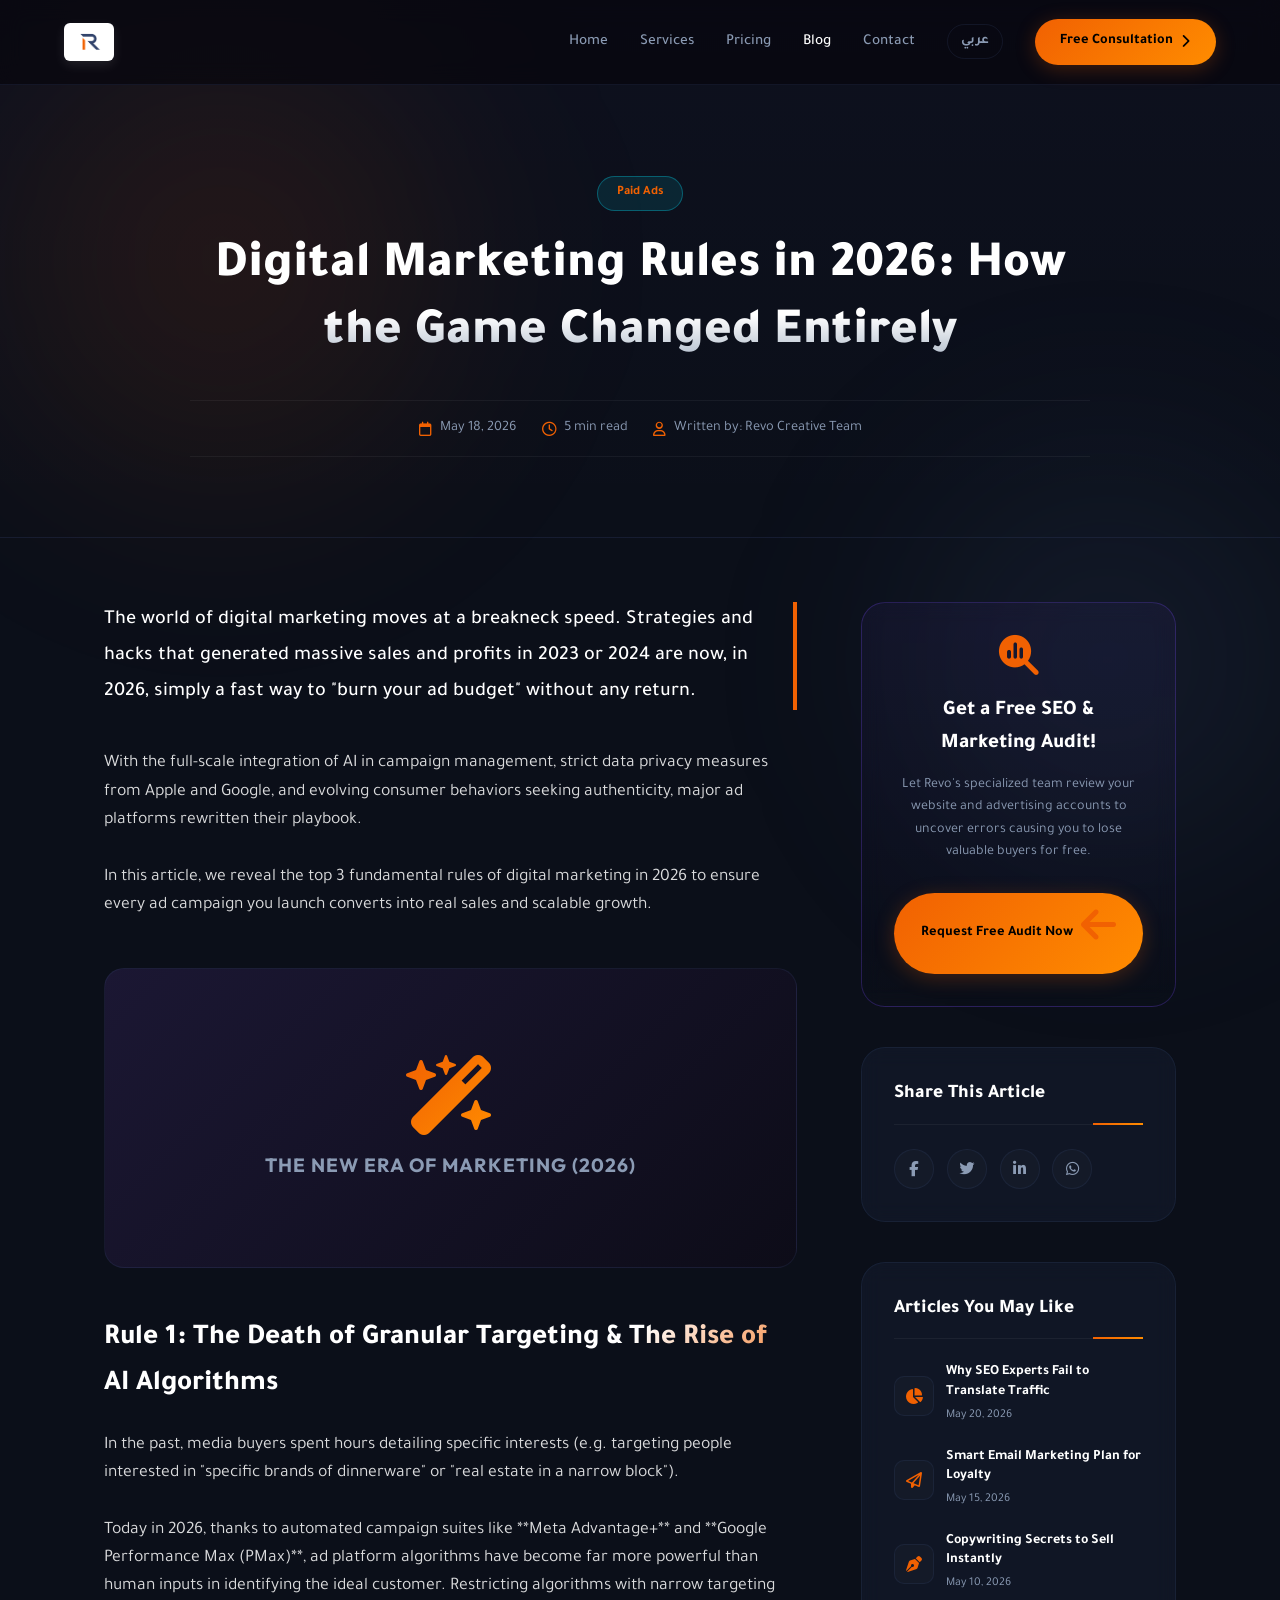
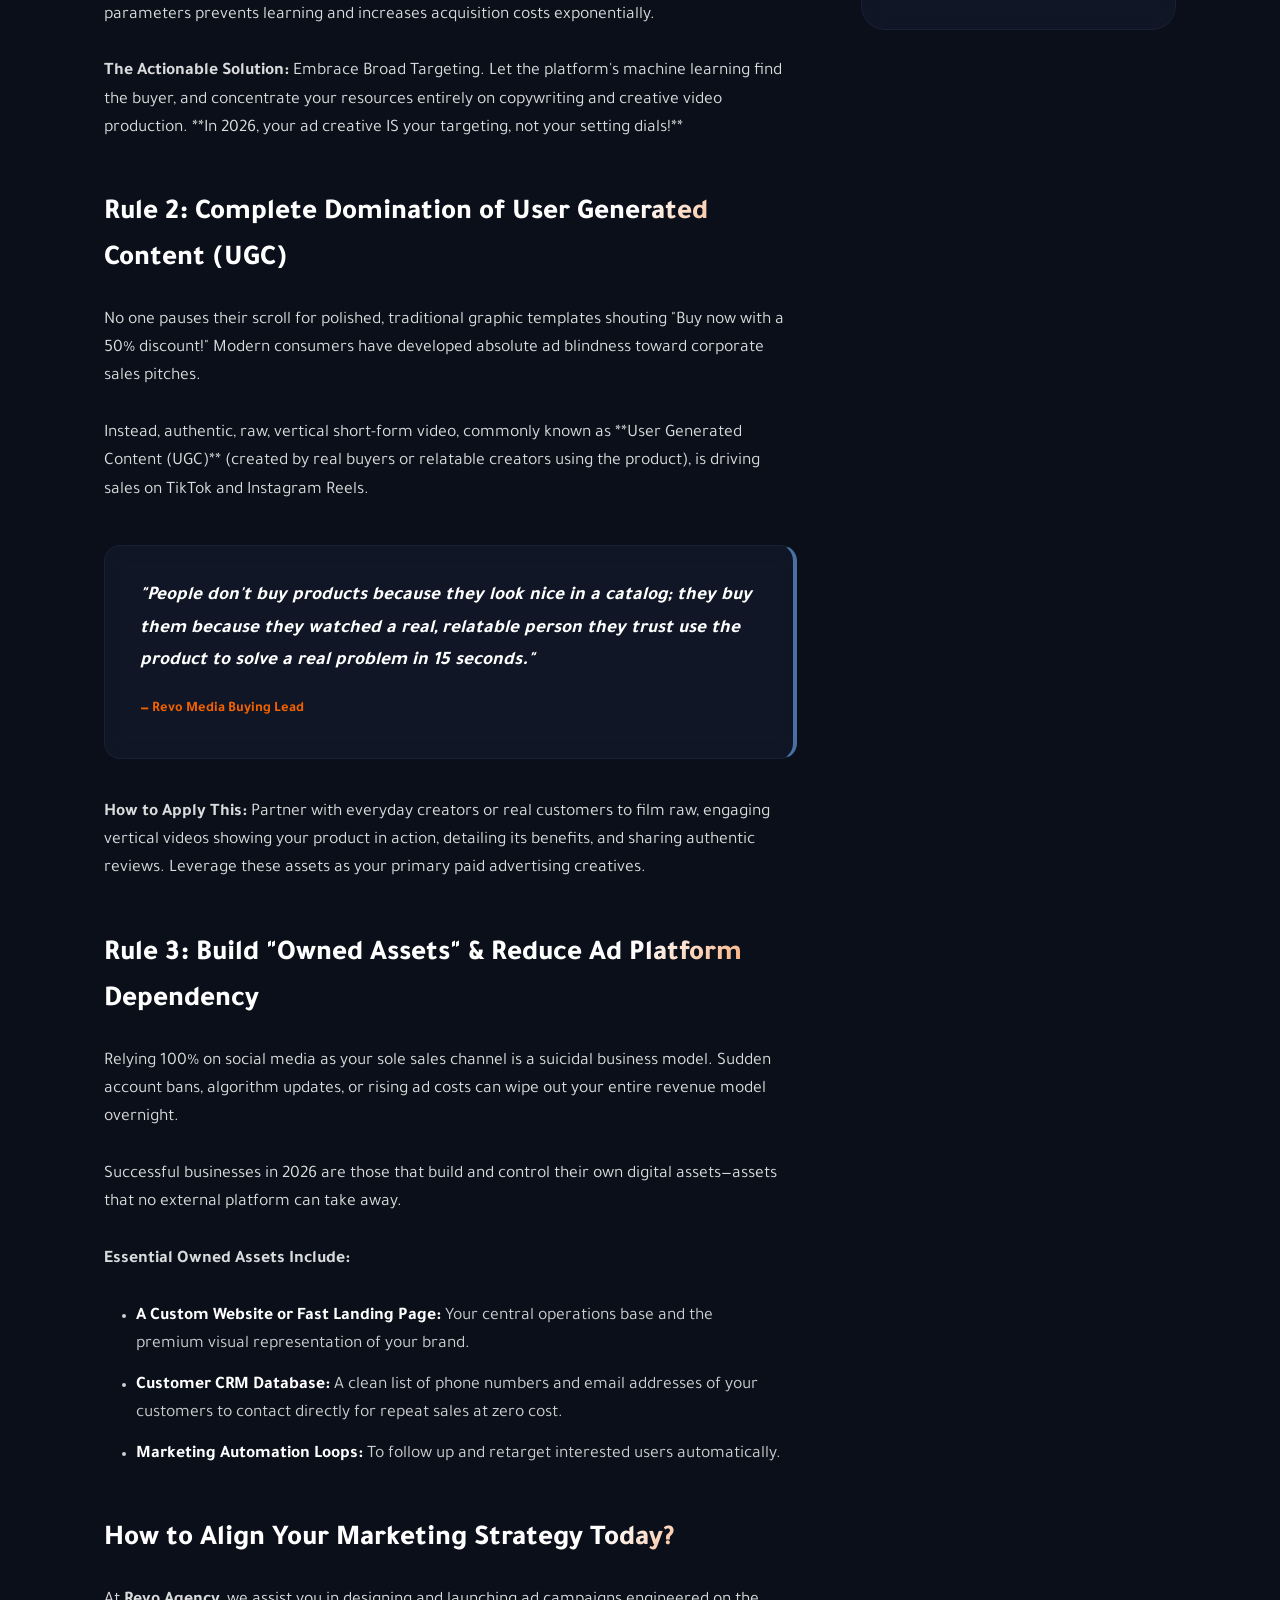
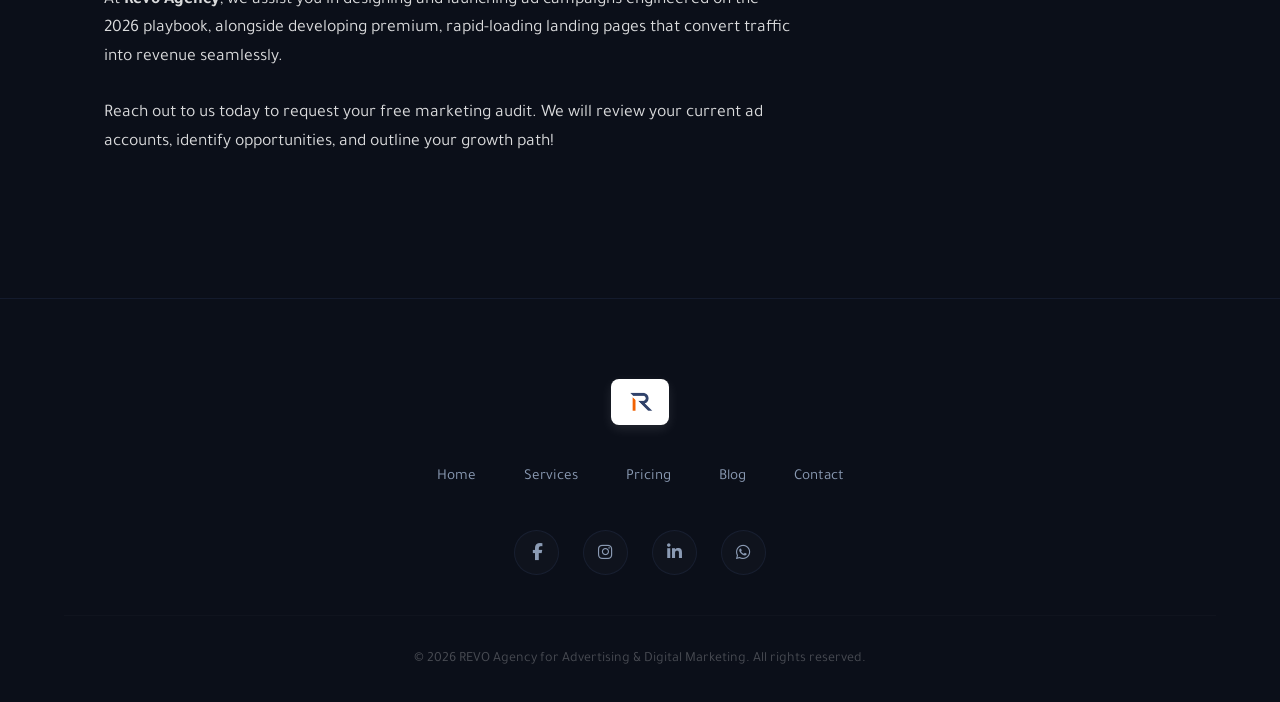
<file: en/Blogs/blog-post-marketing-2026.html>
<!DOCTYPE html>
<html lang="en" dir="ltr">
<head>
    <meta charset="UTF-8">
    <meta name="viewport" content="width=device-width, initial-scale=1.0">
    <title>Digital Marketing Rules in 2026: How the Game Changed Entirely | Revo Blog</title>
    <meta name="description" content="Discover the top 3 fundamental rules of digital marketing in 2026 driven by AI algorithms, privacy policies, and how to prevent your ad budget from failing.">
    
    <!-- Google Fonts -->
    <link rel="preconnect" href="https://fonts.googleapis.com">
    <link rel="preconnect" href="https://fonts.gstatic.com" crossorigin>
    <link href="https://fonts.googleapis.com/css2?family=Outfit:wght@300;400;600;800&family=Tajawal:wght@300;400;500;700;900&display=swap" rel="stylesheet">
    
    <!-- FontAwesome Icons -->
    <link rel="stylesheet" href="https://cdnjs.cloudflare.com/ajax/libs/font-awesome/6.4.0/css/all.min.css">

    <!-- Shared Web Components -->
    <script src="../../js/components.js" defer></script>

    <link rel="stylesheet" href="../../css/global.css">
    <link rel="stylesheet" href="../../css/article.css">
</head>
<body>

    <!-- Reading Progress Bar -->
    <div class="progress-container">
        <div class="progress-bar" id="myBar"></div>
    </div>

    <div class="ambient-glow"></div>
    <div class="ambient-glow-2"></div>

    <!-- Header / Navbar Placeholder -->
    <div id="header-placeholder"></div>

    <!-- Post Hero Section -->
    <section class="post-hero">
        <div class="post-hero-content">
            <span class="post-badge">Paid Ads</span>
            <h1>Digital Marketing Rules in 2026: How the Game Changed Entirely</h1>
            
            <div class="post-meta">
                <span><i class="fa-regular fa-calendar"></i> May 18, 2026</span>
                <span><i class="fa-regular fa-clock"></i> 5 min read</span>
                <span><i class="fa-regular fa-user"></i> Written by: Revo Creative Team</span>
            </div>
        </div>
    </section>

    <!-- Post Main Layout -->
    <div class="post-layout">
        
        <!-- Right Column: Article Content -->
        <main class="article-content">
            <p class="lead">
                The world of digital marketing moves at a breakneck speed. Strategies and hacks that generated massive sales and profits in 2023 or 2024 are now, in 2026, simply a fast way to "burn your ad budget" without any return.
            </p>

            <p>
                With the full-scale integration of AI in campaign management, strict data privacy measures from Apple and Google, and evolving consumer behaviors seeking authenticity, major ad platforms rewritten their playbook.
            </p>

            <p>
                In this article, we reveal the top 3 fundamental rules of digital marketing in 2026 to ensure every ad campaign you launch converts into real sales and scalable growth.
            </p>

            <div class="post-visual">
                <i class="fa-solid fa-wand-magic-sparkles" style="color: #f16102;"></i>
                <span>THE NEW ERA OF MARKETING (2026)</span>
            </div>

            <h2>Rule 1: The Death of Granular Targeting & The Rise of AI Algorithms</h2>
            <p>
                In the past, media buyers spent hours detailing specific interests (e.g. targeting people interested in "specific brands of dinnerware" or "real estate in a narrow block").
            </p>
            <p>
                Today in 2026, thanks to automated campaign suites like **Meta Advantage+** and **Google Performance Max (PMax)**, ad platform algorithms have become far more powerful than human inputs in identifying the ideal customer. Restricting algorithms with narrow targeting parameters prevents learning and increases acquisition costs exponentially.
            </p>
            <p>
                <strong>The Actionable Solution:</strong> Embrace Broad Targeting. Let the platform's machine learning find the buyer, and concentrate your resources entirely on copywriting and creative video production. **In 2026, your ad creative IS your targeting, not your setting dials!**
            </p>

            <h2>Rule 2: Complete Domination of User Generated Content (UGC)</h2>
            <p>
                No one pauses their scroll for polished, traditional graphic templates shouting "Buy now with a 50% discount!" Modern consumers have developed absolute ad blindness toward corporate sales pitches.
            </p>
            <p>
                Instead, authentic, raw, vertical short-form video, commonly known as **User Generated Content (UGC)** (created by real buyers or relatable creators using the product), is driving sales on TikTok and Instagram Reels.
            </p>

            <div class="article-quote">
                <p>"People don't buy products because they look nice in a catalog; they buy them because they watched a real, relatable person they trust use the product to solve a real problem in 15 seconds."</p>
                <cite>— Revo Media Buying Lead</cite>
            </div>

            <p>
                <strong>How to Apply This:</strong>
                Partner with everyday creators or real customers to film raw, engaging vertical videos showing your product in action, detailing its benefits, and sharing authentic reviews. Leverage these assets as your primary paid advertising creatives.
            </p>

            <h2>Rule 3: Build "Owned Assets" & Reduce Ad Platform Dependency</h2>
            <p>
                Relying 100% on social media as your sole sales channel is a suicidal business model. Sudden account bans, algorithm updates, or rising ad costs can wipe out your entire revenue model overnight.
            </p>
            <p>
                Successful businesses in 2026 are those that build and control their own digital assets—assets that no external platform can take away.
            </p>
            <p>
                <strong>Essential Owned Assets Include:</strong>
                <ul>
                    <li><strong>A Custom Website or Fast Landing Page:</strong> Your central operations base and the premium visual representation of your brand.</li>
                    <li><strong>Customer CRM Database:</strong> A clean list of phone numbers and email addresses of your customers to contact directly for repeat sales at zero cost.</li>
                    <li><strong>Marketing Automation Loops:</strong> To follow up and retarget interested users automatically.</li>
                </ul>
            </p>

            <h2>How to Align Your Marketing Strategy Today?</h2>
            <p>
                At <strong>Revo Agency</strong>, we assist you in designing and launching ad campaigns engineered on the 2026 playbook, alongside developing premium, rapid-loading landing pages that convert traffic into revenue seamlessly.
            </p>
            <p>
                Reach out to us today to request your free marketing audit. We will review your current ad accounts, identify opportunities, and outline your growth path!
            </p>
        </main>

        <!-- Left Column: Sidebar Widgets -->
        <aside class="sidebar">
            
            <!-- CTA Widget -->
            <div class="widget widget-cta">
                <i class="fa-solid fa-magnifying-glass-chart"></i>
                <h3>Get a Free SEO & Marketing Audit!</h3>
                <p>Let Revo's specialized team review your website and advertising accounts to uncover errors causing you to lose valuable buyers for free.</p>
                <a href="../index.html#contact" class="cta-btn">
                    Request Free Audit Now <i class="fa-solid fa-arrow-left"></i>
                </a>
            </div>

            <!-- Share Post Widget -->
            <div class="widget">
                <h3 class="widget-title">Share This Article</h3>
                <div class="share-buttons">
                    <a href="https://www.facebook.com/sharer/sharer.php?u=blog-post-marketing-2026.html" target="_blank" class="share-btn fb"><i class="fa-brands fa-facebook-f"></i></a>
                    <a href="https://twitter.com/intent/tweet?url=blog-post-marketing-2026.html" target="_blank" class="share-btn tw"><i class="fa-brands fa-twitter"></i></a>
                    <a href="https://www.linkedin.com/shareArticle?mini=true&url=blog-post-marketing-2026.html" target="_blank" class="share-btn ln"><i class="fa-brands fa-linkedin-in"></i></a>
                    <a href="https://api.whatsapp.com/send?text=Digital%20Marketing%20Rules%20in%202026%20blog-post-marketing-2026.html" target="_blank" class="share-btn wa"><i class="fa-brands fa-whatsapp"></i></a>
                </div>
            </div>

            <!-- Other Posts Widget -->
            <div class="widget">
                <h3 class="widget-title">Articles You May Like</h3>
                <div class="popular-posts-list">
                    
                    <a href="blog-post-seo.html" class="popular-post-item">
                        <div class="popular-post-icon"><i class="fa-solid fa-chart-pie"></i></div>
                        <div class="popular-post-info">
                            <h4>Why SEO Experts Fail to Translate Traffic</h4>
                            <span>May 20, 2026</span>
                        </div>
                    </a>

                    <a href="blog-post-email-marketing.html" class="popular-post-item">
                        <div class="popular-post-icon"><i class="fa-regular fa-paper-plane"></i></div>
                        <div class="popular-post-info">
                            <h4>Smart Email Marketing Plan for Loyalty</h4>
                            <span>May 15, 2026</span>
                        </div>
                    </a>

                    <a href="blog-post-copywriting.html" class="popular-post-item">
                        <div class="popular-post-icon"><i class="fa-solid fa-pen-nib"></i></div>
                        <div class="popular-post-info">
                            <h4>Copywriting Secrets to Sell Instantly</h4>
                            <span>May 10, 2026</span>
                        </div>
                    </a>

                </div>
            </div>

        </aside>

    </div>

    <!-- Footer Placeholder -->
    <div id="footer-placeholder"></div>

    <!-- Reading Progress Bar Logic -->
    <script src="../../js/article.js" defer></script>
</body>
</html>
</file>
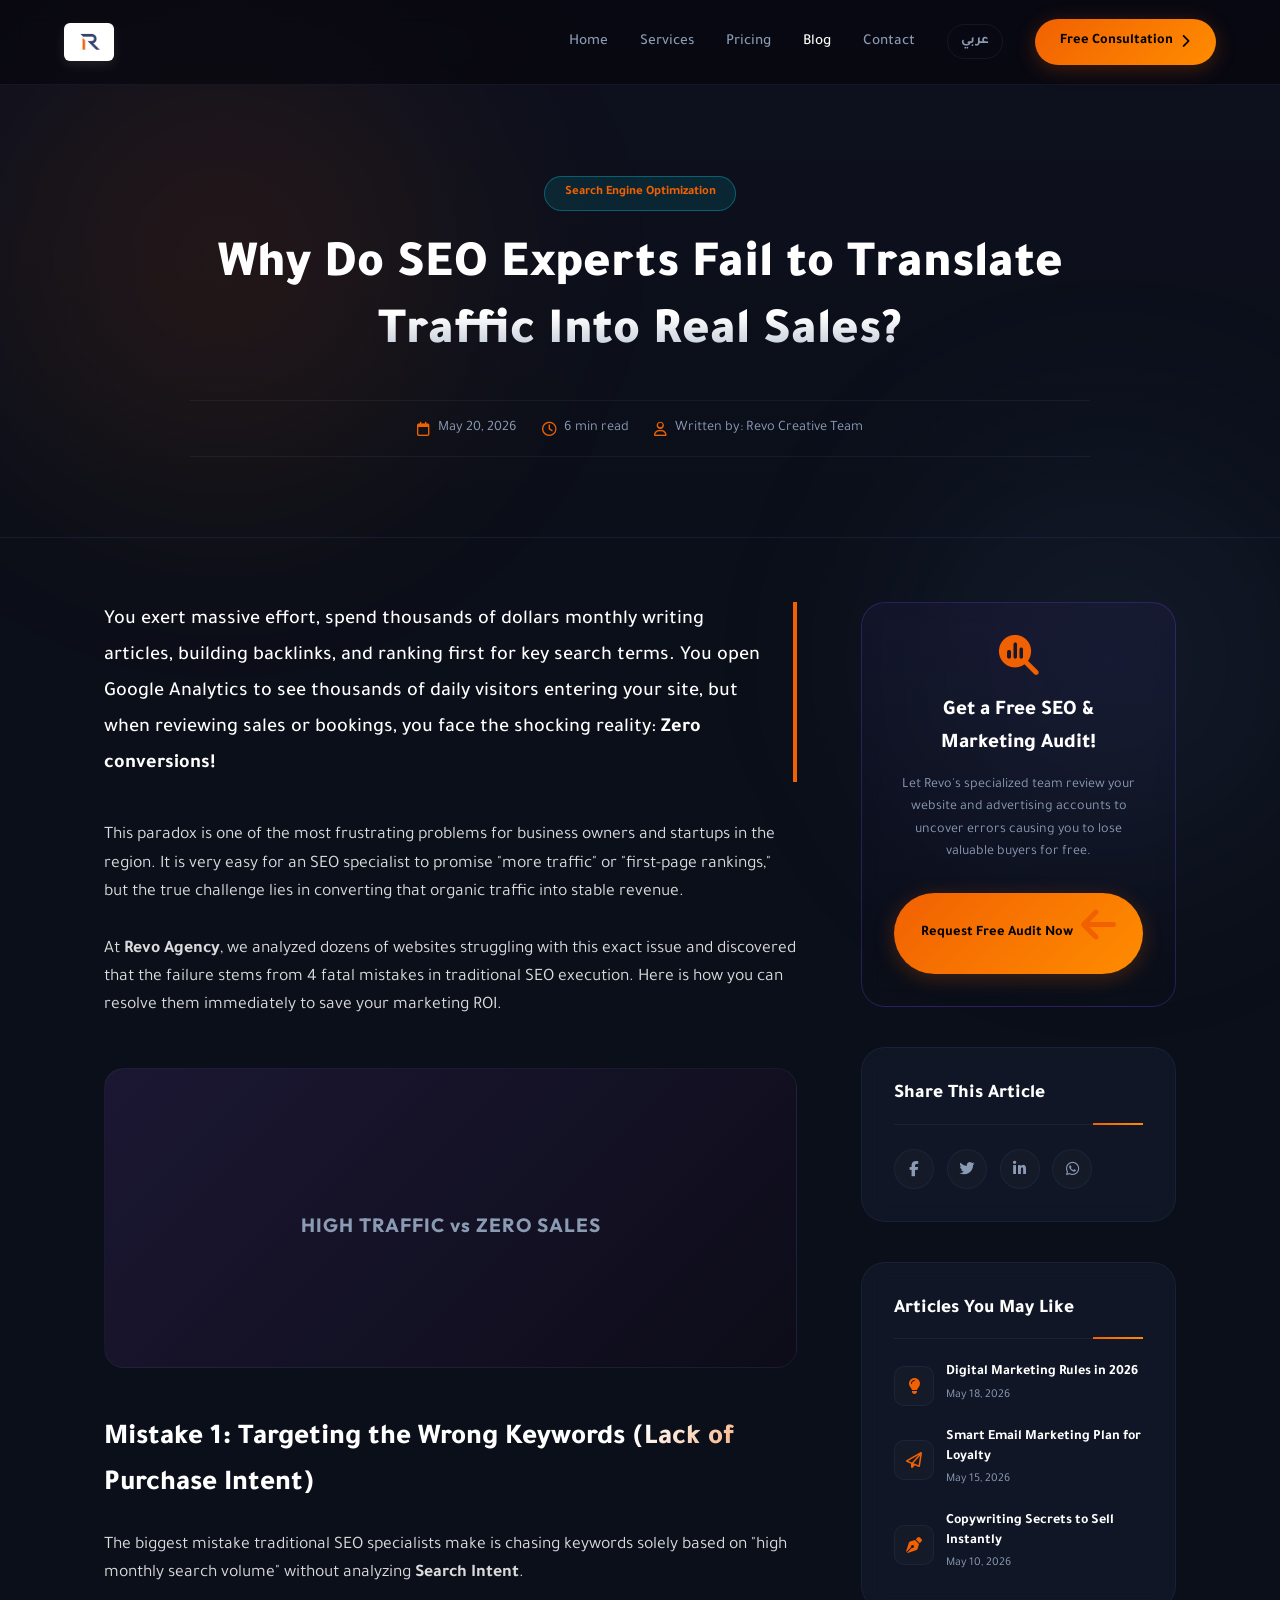
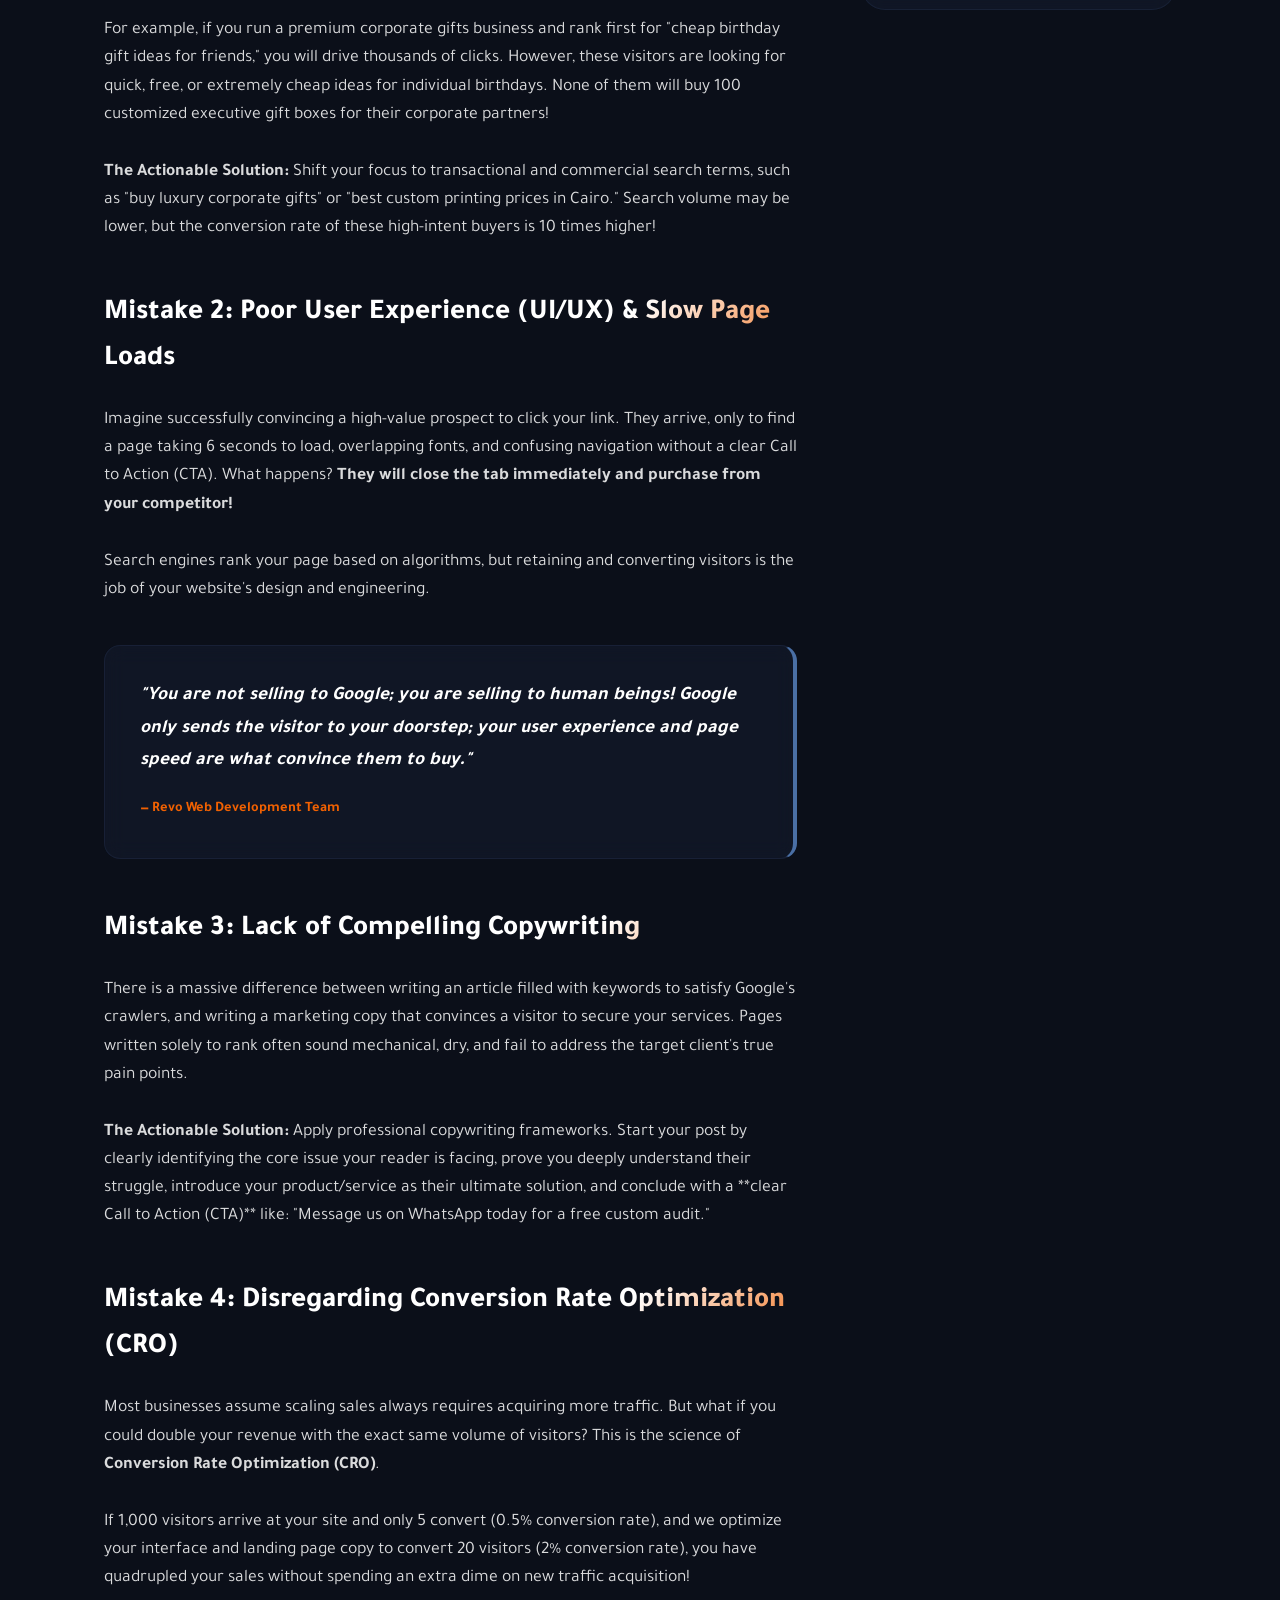
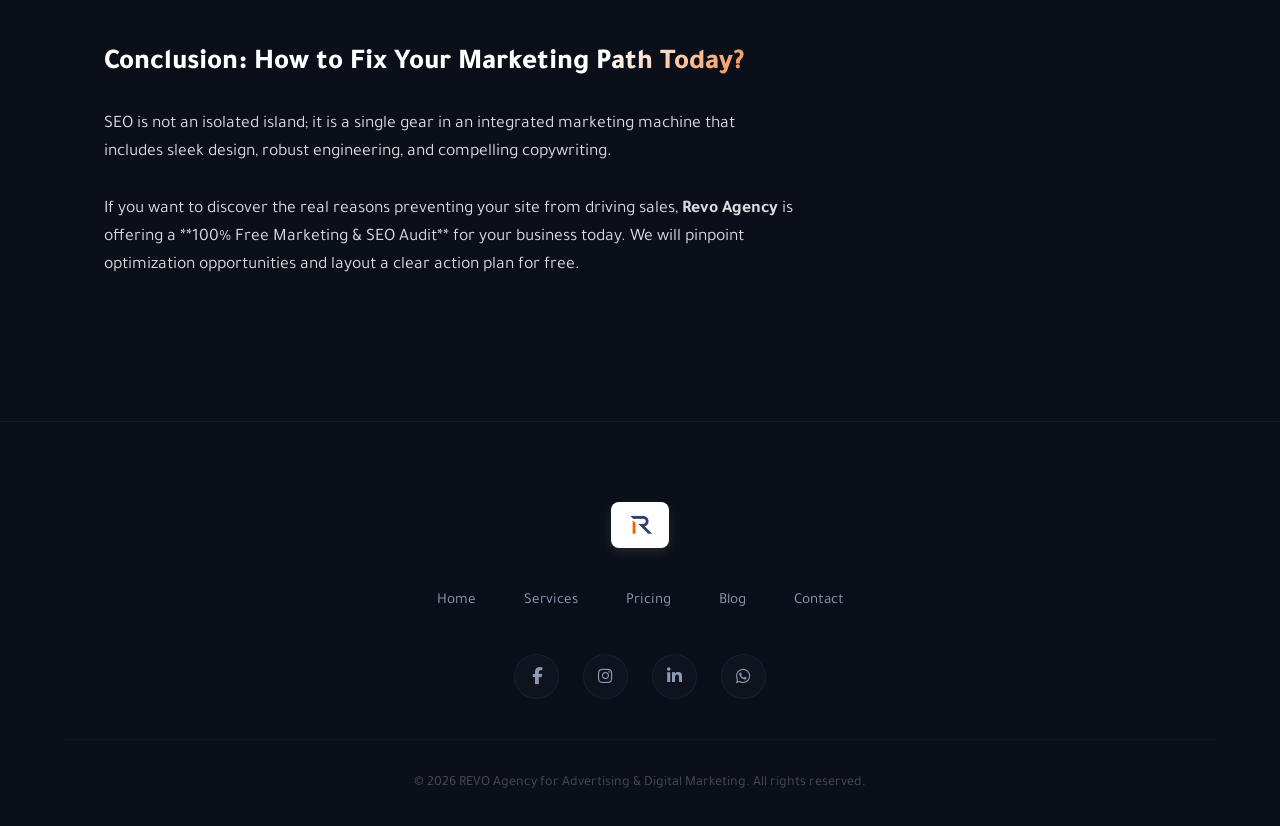
<file: en/Blogs/blog-post-seo.html>
<!DOCTYPE html>
<html lang="en" dir="ltr">
<head>
    <meta charset="UTF-8">
    <meta name="viewport" content="width=device-width, initial-scale=1.0">
    <title>Why Do SEO Experts Fail to Translate Traffic Into Real Sales? | Revo Blog</title>
    <meta name="description" content="Discover the fatal optimization gaps in traditional SEO strategies that focus solely on clicks without considering Conversion Rate Optimization (CRO), and how to turn visitors into buyers.">
    
    <!-- Google Fonts -->
    <link rel="preconnect" href="https://fonts.googleapis.com">
    <link rel="preconnect" href="https://fonts.gstatic.com" crossorigin>
    <link href="https://fonts.googleapis.com/css2?family=Outfit:wght@300;400;600;800&family=Tajawal:wght@300;400;500;700;900&display=swap" rel="stylesheet">
    
    <!-- FontAwesome Icons -->
    <link rel="stylesheet" href="https://cdnjs.cloudflare.com/ajax/libs/font-awesome/6.4.0/css/all.min.css">

    <!-- Shared Web Components -->
    <script src="../../js/components.js" defer></script>

    <link rel="stylesheet" href="../../css/global.css">
    <link rel="stylesheet" href="../../css/article.css">
</head>
<body>

    <!-- Reading Progress Bar -->
    <div class="progress-container">
        <div class="progress-bar" id="myBar"></div>
    </div>

    <div class="ambient-glow"></div>
    <div class="ambient-glow-2"></div>

    <!-- Header / Navbar Placeholder -->
    <div id="header-placeholder"></div>

    <!-- Post Hero Section -->
    <section class="post-hero">
        <div class="post-hero-content">
            <span class="post-badge">Search Engine Optimization</span>
            <h1>Why Do SEO Experts Fail to Translate Traffic Into Real Sales?</h1>
            
            <div class="post-meta">
                <span><i class="fa-regular fa-calendar"></i> May 20, 2026</span>
                <span><i class="fa-regular fa-clock"></i> 6 min read</span>
                <span><i class="fa-regular fa-user"></i> Written by: Revo Creative Team</span>
            </div>
        </div>
    </section>

    <!-- Post Main Layout -->
    <div class="post-layout">
        
        <!-- Right Column: Article Content -->
        <main class="article-content">
            <p class="lead">
                You exert massive effort, spend thousands of dollars monthly writing articles, building backlinks, and ranking first for key search terms. You open Google Analytics to see thousands of daily visitors entering your site, but when reviewing sales or bookings, you face the shocking reality: <strong>Zero conversions!</strong>
            </p>

            <p>
                This paradox is one of the most frustrating problems for business owners and startups in the region. It is very easy for an SEO specialist to promise "more traffic" or "first-page rankings," but the true challenge lies in converting that organic traffic into stable revenue.
            </p>

            <p>
                At <strong>Revo Agency</strong>, we analyzed dozens of websites struggling with this exact issue and discovered that the failure stems from 4 fatal mistakes in traditional SEO execution. Here is how you can resolve them immediately to save your marketing ROI.
            </p>

            <div class="post-visual">
                <i class="fa-solid fa-chart-line-down" style="color: #ff007f;"></i>
                <span>HIGH TRAFFIC vs ZERO SALES</span>
            </div>

            <h2>Mistake 1: Targeting the Wrong Keywords (Lack of Purchase Intent)</h2>
            <p>
                The biggest mistake traditional SEO specialists make is chasing keywords solely based on "high monthly search volume" without analyzing <strong>Search Intent</strong>.
            </p>
            <p>
                For example, if you run a premium corporate gifts business and rank first for "cheap birthday gift ideas for friends," you will drive thousands of clicks. However, these visitors are looking for quick, free, or extremely cheap ideas for individual birthdays. None of them will buy 100 customized executive gift boxes for their corporate partners!
            </p>
            <p>
                <strong>The Actionable Solution:</strong> Shift your focus to transactional and commercial search terms, such as "buy luxury corporate gifts" or "best custom printing prices in Cairo." Search volume may be lower, but the conversion rate of these high-intent buyers is 10 times higher!
            </p>

            <h2>Mistake 2: Poor User Experience (UI/UX) & Slow Page Loads</h2>
            <p>
                Imagine successfully convincing a high-value prospect to click your link. They arrive, only to find a page taking 6 seconds to load, overlapping fonts, and confusing navigation without a clear Call to Action (CTA). What happens? <strong>They will close the tab immediately and purchase from your competitor!</strong>
            </p>
            <p>
                Search engines rank your page based on algorithms, but retaining and converting visitors is the job of your website's design and engineering.
            </p>

            <div class="article-quote">
                <p>"You are not selling to Google; you are selling to human beings! Google only sends the visitor to your doorstep; your user experience and page speed are what convince them to buy."</p>
                <cite>— Revo Web Development Team</cite>
            </div>

            <h2>Mistake 3: Lack of Compelling Copywriting</h2>
            <p>
                There is a massive difference between writing an article filled with keywords to satisfy Google's crawlers, and writing a marketing copy that convinces a visitor to secure your services. Pages written solely to rank often sound mechanical, dry, and fail to address the target client's true pain points.
            </p>
            <p>
                <strong>The Actionable Solution:</strong> Apply professional copywriting frameworks. Start your post by clearly identifying the core issue your reader is facing, prove you deeply understand their struggle, introduce your product/service as their ultimate solution, and conclude with a **clear Call to Action (CTA)** like: "Message us on WhatsApp today for a free custom audit."
            </p>

            <h2>Mistake 4: Disregarding Conversion Rate Optimization (CRO)</h2>
            <p>
                Most businesses assume scaling sales always requires acquiring more traffic. But what if you could double your revenue with the exact same volume of visitors? This is the science of <strong>Conversion Rate Optimization (CRO)</strong>.
            </p>
            <p>
                If 1,000 visitors arrive at your site and only 5 convert (0.5% conversion rate), and we optimize your interface and landing page copy to convert 20 visitors (2% conversion rate), you have quadrupled your sales without spending an extra dime on new traffic acquisition!
            </p>

            <h2>Conclusion: How to Fix Your Marketing Path Today?</h2>
            <p>
                SEO is not an isolated island; it is a single gear in an integrated marketing machine that includes sleek design, robust engineering, and compelling copywriting.
            </p>
            <p>
                If you want to discover the real reasons preventing your site from driving sales, <strong>Revo Agency</strong> is offering a **100% Free Marketing & SEO Audit** for your business today. We will pinpoint optimization opportunities and layout a clear action plan for free.
            </p>
        </main>

        <!-- Left Column: Sidebar Widgets -->
        <aside class="sidebar">
            
            <!-- CTA Widget -->
            <div class="widget widget-cta">
                <i class="fa-solid fa-magnifying-glass-chart"></i>
                <h3>Get a Free SEO & Marketing Audit!</h3>
                <p>Let Revo's specialized team review your website and advertising accounts to uncover errors causing you to lose valuable buyers for free.</p>
                <a href="../index.html#contact" class="cta-btn">
                    Request Free Audit Now <i class="fa-solid fa-arrow-left"></i>
                </a>
            </div>

            <!-- Share Post Widget -->
            <div class="widget">
                <h3 class="widget-title">Share This Article</h3>
                <div class="share-buttons">
                    <a href="https://www.facebook.com/sharer/sharer.php?u=blog-post-seo.html" target="_blank" class="share-btn fb"><i class="fa-brands fa-facebook-f"></i></a>
                    <a href="https://twitter.com/intent/tweet?url=blog-post-seo.html" target="_blank" class="share-btn tw"><i class="fa-brands fa-twitter"></i></a>
                    <a href="https://www.linkedin.com/shareArticle?mini=true&url=blog-post-seo.html" target="_blank" class="share-btn ln"><i class="fa-brands fa-linkedin-in"></i></a>
                    <a href="https://api.whatsapp.com/send?text=Why%20SEO%20Experts%20Fail%20to%20Translate%20Traffic%20into%20Sales%20blog-post-seo.html" target="_blank" class="share-btn wa"><i class="fa-brands fa-whatsapp"></i></a>
                </div>
            </div>

            <!-- Other Posts Widget -->
            <div class="widget">
                <h3 class="widget-title">Articles You May Like</h3>
                <div class="popular-posts-list">
                    
                    <a href="blog-post-marketing-2026.html" class="popular-post-item">
                        <div class="popular-post-icon"><i class="fa-solid fa-lightbulb"></i></div>
                        <div class="popular-post-info">
                            <h4>Digital Marketing Rules in 2026</h4>
                            <span>May 18, 2026</span>
                        </div>
                    </a>

                    <a href="blog-post-email-marketing.html" class="popular-post-item">
                        <div class="popular-post-icon"><i class="fa-regular fa-paper-plane"></i></div>
                        <div class="popular-post-info">
                            <h4>Smart Email Marketing Plan for Loyalty</h4>
                            <span>May 15, 2026</span>
                        </div>
                    </a>

                    <a href="blog-post-copywriting.html" class="popular-post-item">
                        <div class="popular-post-icon"><i class="fa-solid fa-pen-nib"></i></div>
                        <div class="popular-post-info">
                            <h4>Copywriting Secrets to Sell Instantly</h4>
                            <span>May 10, 2026</span>
                        </div>
                    </a>

                </div>
            </div>

        </aside>

    </div>

    <!-- Footer Placeholder -->
    <div id="footer-placeholder"></div>

    <!-- Reading Progress Bar Logic -->
    <script src="../../js/article.js" defer></script>
</body>
</html>
</file>
<file: css/global.css>
/* REVO Agency - Global Styles & Tokens */
:root {
    --bg-color: #0b0f19;
    --card-bg: rgba(48, 66, 106, 0.15);
    --card-border: rgba(48, 66, 106, 0.25);
    --primary-gradient: linear-gradient(135deg, #f16102 0%, #ff8c00 100%);
    --secondary-gradient: linear-gradient(135deg, #30426a 0%, #4a6fa5 100%);
    --accent-glow: rgba(241, 97, 2, 0.12);
    --text-main: #ffffff;
    --text-muted: #8b9bb4;
    --transition: all 0.4s cubic-bezier(0.16, 1, 0.3, 1);
}

* {
    margin: 0;
    padding: 0;
    box-sizing: border-box;
    scroll-behavior: smooth;
}

body {
    font-family: 'Tajawal', 'Outfit', sans-serif;
    background-color: var(--bg-color);
    color: var(--text-main);
    overflow-x: hidden;
    line-height: 1.6;
}

/* Ambient Glow Backgrounds */
.ambient-glow {
    position: absolute;
    width: 700px;
    height: 700px;
    background: radial-gradient(circle, var(--accent-glow) 0%, rgba(11, 15, 25, 0) 70%);
    top: -10%;
    left: -10%;
    z-index: -1;
    filter: blur(80px);
    pointer-events: none;
}

.ambient-glow-2 {
    position: absolute;
    width: 600px;
    height: 600px;
    background: radial-gradient(circle, rgba(74, 111, 165, 0.15) 0%, rgba(11, 15, 25, 0) 70%);
    top: 40%;
    right: -10%;
    z-index: -1;
    filter: blur(80px);
    pointer-events: none;
}

.ambient-glow-3 {
    position: absolute;
    width: 500px;
    height: 500px;
    background: radial-gradient(circle, rgba(241, 97, 2, 0.06) 0%, rgba(11, 15, 25, 0) 70%);
    bottom: 5%;
    left: 10%;
    z-index: -1;
    filter: blur(100px);
    pointer-events: none;
}

/* Glassmorphism Header */
header {
    position: fixed;
    top: 0;
    left: 0;
    width: 100%;
    z-index: 1000;
    background: rgba(8, 7, 13, 0.7);
    backdrop-filter: blur(12px);
    -webkit-backdrop-filter: blur(12px);
    border-bottom: 1px solid var(--card-border);
    padding: 1.2rem 5%;
    display: flex;
    justify-content: space-between;
    align-items: center;
    transition: var(--transition);
}

header.scrolled {
    padding: 0.8rem 5%;
    background: rgba(8, 7, 13, 0.9);
    box-shadow: 0 10px 30px rgba(0, 0, 0, 0.5);
}

.logo {
    display: flex;
    align-items: center;
    gap: 10px;
    font-size: 1.8rem;
    font-weight: 900;
    letter-spacing: 1px;
    background: var(--primary-gradient);
    -webkit-background-clip: text;
    -webkit-text-fill-color: transparent;
    font-family: 'Outfit', 'Tajawal', sans-serif;
    text-decoration: none;
}

.logo i {
    background: var(--primary-gradient);
    -webkit-background-clip: text;
    -webkit-text-fill-color: transparent;
}

nav {
    display: flex;
    gap: 2rem;
    align-items: center;
}

nav a {
    color: var(--text-muted);
    text-decoration: none;
    font-weight: 500;
    transition: var(--transition);
    font-size: 0.95rem;
    position: relative;
}

nav a:hover, nav a.active {
    color: var(--text-main);
}

nav a::after {
    content: '';
    position: absolute;
    bottom: -5px;
    left: 0;
    width: 0;
    height: 2px;
    background: var(--primary-gradient);
    transition: var(--transition);
}

nav a:hover::after {
    width: 100%;
}

.cta-btn {
    background: var(--primary-gradient);
    color: #000;
    padding: 0.7rem 1.6rem;
    border-radius: 50px;
    font-weight: 700;
    text-decoration: none;
    transition: var(--transition);
    border: none;
    cursor: pointer;
    box-shadow: 0 4px 20px rgba(241, 97, 2, 0.25);
    display: flex;
    align-items: center;
    gap: 8px;
    font-size: 0.9rem;
}

.cta-btn:hover {
    transform: translateY(-3px);
    box-shadow: 0 8px 25px rgba(241, 97, 2, 0.45);
}

.cta-btn i {
    font-size: 0.85rem;
    transition: var(--transition);
}

.cta-btn:hover i {
    transform: translateX(-4px);
}

.menu-toggle {
    display: none;
    color: var(--text-main);
    font-size: 1.5rem;
    cursor: pointer;
}

/* Footer styling */
footer {
    padding: 5rem 5% 2rem;
    border-top: 1px solid var(--card-border);
    text-align: center;
    position: relative;
}

.footer-logo {
    font-size: 1.8rem;
    font-weight: 900;
    margin-bottom: 1.8rem;
    display: inline-block;
    text-decoration: none;
    background: var(--primary-gradient);
    -webkit-background-clip: text;
    -webkit-text-fill-color: transparent;
    font-family: 'Outfit', sans-serif;
}

.footer-links {
    display: flex;
    justify-content: center;
    gap: 3rem;
    margin-bottom: 2.5rem;
    flex-wrap: wrap;
}

.footer-links a {
    color: var(--text-muted);
    text-decoration: none;
    font-size: 0.95rem;
    transition: var(--transition);
}

.footer-links a:hover {
    color: var(--text-main);
}

.social-icons {
    display: flex;
    justify-content: center;
    gap: 1.5rem;
    margin-bottom: 2.5rem;
}

.social-icons a {
    width: 45px;
    height: 45px;
    border-radius: 50%;
    background: rgba(255, 255, 255, 0.02);
    border: 1px solid var(--card-border);
    display: flex;
    align-items: center;
    justify-content: center;
    color: var(--text-muted);
    text-decoration: none;
    transition: var(--transition);
    font-size: 1.05rem;
}

.social-icons a:hover {
    background: var(--primary-gradient);
    color: #000;
    transform: translateY(-4px);
    border-color: transparent;
    box-shadow: 0 5px 15px rgba(241, 97, 2, 0.35);
}

.copyright {
    font-size: 0.88rem;
    color: rgba(255, 255, 255, 0.25);
    border-top: 1px solid rgba(255, 255, 255, 0.02);
    padding-top: 2rem;
}

/* =====================================================
   RESPONSIVE BREAKPOINTS — Global
   ===================================================== */

/* --- Tablet (768px – 991px) --- */
@media (max-width: 991px) {
    header {
        padding: 1rem 4%;
    }

    .ambient-glow {
        width: 400px;
        height: 400px;
    }
    .ambient-glow-2 {
        width: 350px;
        height: 350px;
    }
    .ambient-glow-3 {
        width: 280px;
        height: 280px;
    }

    .footer-links {
        gap: 1.5rem;
    }
}

/* --- Mobile Menu Trigger --- */
@media (max-width: 768px) {
    header {
        padding: 1rem 5%;
    }

    .menu-toggle {
        display: block;
    }

    nav {
        position: fixed;
        top: 68px;
        right: -100%;
        width: 100%;
        height: calc(100vh - 68px);
        background: rgba(8, 7, 13, 0.98);
        backdrop-filter: blur(20px);
        -webkit-backdrop-filter: blur(20px);
        flex-direction: column;
        justify-content: center;
        align-items: center;
        gap: 2.5rem;
        transition: 0.45s cubic-bezier(0.16, 1, 0.3, 1);
        z-index: 999;
        border-top: 1px solid var(--card-border);
    }

    nav.active {
        right: 0;
    }

    nav a {
        font-size: 1.2rem;
    }

    nav a::after {
        left: 50%;
        transform: translateX(-50%);
    }

    .logo {
        font-size: 1.5rem;
    }
}

/* --- Small Mobile (≤ 480px) --- */
@media (max-width: 480px) {
    .logo {
        font-size: 1.3rem;
    }

    footer {
        padding: 3.5rem 5% 1.5rem;
    }

    .footer-links {
        flex-direction: column;
        align-items: center;
        gap: 1rem;
    }

    .social-icons {
        gap: 1rem;
    }

    .copyright {
        font-size: 0.78rem;
    }
}
</file>
<file: css/home.css>
/* REVO Agency - Home Page Styles */
/* Hero Section */
        .hero {
            min-height: 100vh;
            display: flex;
            align-items: center;
            justify-content: center;
            padding: 8rem 5% 4rem;
            position: relative;
            text-align: center;
        }

        .hero-content {
            max-width: 950px;
            z-index: 10;
        }

        .badge {
            background: rgba(241, 97, 2, 0.1);
            border: 1px solid rgba(241, 97, 2, 0.3);
            color: #f16102;
            padding: 0.5rem 1.2rem;
            border-radius: 50px;
            font-size: 0.85rem;
            font-weight: 700;
            display: inline-flex;
            align-items: center;
            gap: 8px;
            margin-bottom: 2rem;
            animation: pulse 2s infinite;
        }

        @keyframes pulse {
            0% { box-shadow: 0 0 0 0 rgba(241, 97, 2, 0.45); }
            70% { box-shadow: 0 0 0 10px rgba(0, 229, 255, 0); }
            100% { box-shadow: 0 0 0 0 rgba(0, 229, 255, 0); }
        }

        .hero h1 {
            font-size: 4.2rem;
            font-weight: 900;
            line-height: 1.2;
            margin-bottom: 1.8rem;
            background: linear-gradient(to bottom, #ffffff 40%, #a0aec0 100%);
            -webkit-background-clip: text;
            -webkit-text-fill-color: transparent;
        }

        .hero h1 span {
            background: var(--primary-gradient);
            -webkit-background-clip: text;
            -webkit-text-fill-color: transparent;
        }

        .hero p {
            font-size: 1.3rem;
            color: var(--text-muted);
            margin-bottom: 3rem;
            max-width: 750px;
            margin-left: auto;
            margin-right: auto;
        }

        .hero-buttons {
            display: flex;
            justify-content: center;
            gap: 1.5rem;
            flex-wrap: wrap;
        }

        .btn-secondary {
            background: transparent;
            color: var(--text-main);
            border: 1px solid var(--card-border);
            padding: 0.8rem 2rem;
            border-radius: 50px;
            font-weight: 600;
            text-decoration: none;
            transition: var(--transition);
            display: flex;
            align-items: center;
            gap: 8px;
            font-size: 0.95rem;
        }

        .btn-secondary:hover {
            background: rgba(255, 255, 255, 0.05);
            border-color: var(--text-muted);
            transform: translateY(-2px);
        }

        /* Services Section */
        .services {
            padding: 7rem 5% 5rem;
            position: relative;
        }

        .section-header {
            text-align: center;
            margin-bottom: 5rem;
        }

        .section-header h2 {
            font-size: 3rem;
            font-weight: 800;
            margin-bottom: 1.2rem;
            background: linear-gradient(135deg, #ffffff 60%, #a0aec0 100%);
            -webkit-background-clip: text;
            -webkit-text-fill-color: transparent;
        }

        .section-header p {
            color: var(--text-muted);
            font-size: 1.15rem;
            max-width: 650px;
            margin: 0 auto;
        }

        .services-grid {
            display: grid;
            grid-template-columns: repeat(auto-fit, minmax(320px, 1fr));
            gap: 2rem;
        }

        @media (min-width: 1024px) {
            .services-grid {
                grid-template-columns: repeat(3, 1fr);
            }
        }

        .service-card {
            background: var(--card-bg);
            border: 1px solid var(--card-border);
            border-radius: 24px;
            padding: 2.5rem;
            transition: var(--transition);
            display: flex;
            flex-direction: column;
            justify-content: space-between;
            position: relative;
            overflow: hidden;
            backdrop-filter: blur(10px);
        }

        .service-card:hover {
            transform: translateY(-8px);
            border-color: rgba(241, 97, 2, 0.45);
            box-shadow: 0 15px 40px rgba(124, 77, 255, 0.05);
        }

        .service-card::after {
            content: '';
            position: absolute;
            width: 150px;
            height: 150px;
            background: radial-gradient(circle, rgba(0, 229, 255, 0.05) 0%, rgba(0,0,0,0) 70%);
            top: -75px;
            right: -75px;
            transition: var(--transition);
        }

        .service-card:hover::after {
            background: radial-gradient(circle, rgba(0, 229, 255, 0.12) 0%, rgba(0,0,0,0) 70%);
        }

        .service-card-icon {
            width: 65px;
            height: 65px;
            border-radius: 18px;
            background: rgba(48, 66, 106, 0.15);
            border: 1px solid rgba(241, 97, 2, 0.12);
            display: flex;
            align-items: center;
            justify-content: center;
            font-size: 1.6rem;
            color: #f16102;
            margin-bottom: 2rem;
            transition: var(--transition);
        }

        .service-card:hover .service-card-icon {
            background: var(--primary-gradient);
            color: #000;
            transform: scale(1.08) rotate(-5deg);
            box-shadow: 0 8px 20px rgba(0, 229, 255, 0.3);
        }

        .service-card h3 {
            font-size: 1.45rem;
            font-weight: 700;
            margin-bottom: 1.2rem;
        }

        .service-card p {
            color: var(--text-muted);
            font-size: 0.98rem;
            line-height: 1.8;
            margin-bottom: 1.8rem;
        }

        .service-card ul {
            list-style: none;
            margin-top: auto;
            border-top: 1px solid rgba(255, 255, 255, 0.05);
            padding-top: 1.5rem;
        }

        .service-card ul li {
            font-size: 0.9rem;
            color: var(--text-muted);
            display: flex;
            align-items: center;
            gap: 10px;
            margin-bottom: 0.8rem;
        }

        .service-card ul li:last-child {
            margin-bottom: 0;
        }

        .service-card ul li i {
            color: #f16102;
            font-size: 0.75rem;
        }

        /* Interactive Pricing Section */
        .pricing {
            padding: 7rem 5%;
            position: relative;
            background: rgba(255, 255, 255, 0.01);
            border-top: 1px solid var(--card-border);
            border-bottom: 1px solid var(--card-border);
        }

        .pricing-grid {
            display: grid;
            grid-template-columns: repeat(auto-fit, minmax(300px, 1fr));
            gap: 2.5rem;
            margin-top: 4rem;
            align-items: stretch;
        }

        .pricing-card {
            background: var(--card-bg);
            border: 1px solid var(--card-border);
            border-radius: 28px;
            padding: 3rem 2.5rem;
            display: flex;
            flex-direction: column;
            transition: var(--transition);
            position: relative;
            overflow: hidden;
            backdrop-filter: blur(10px);
        }

        .pricing-card.popular {
            border-color: rgba(124, 77, 255, 0.5);
            background: linear-gradient(180deg, rgba(124, 77, 255, 0.05) 0%, rgba(255, 255, 255, 0.02) 100%);
            box-shadow: 0 15px 35px rgba(124, 77, 255, 0.05);
            transform: scale(1.03);
        }

        @media (max-width: 991px) {
            .pricing-card.popular {
                transform: scale(1);
            }
        }

        .pricing-card:hover {
            transform: translateY(-8px);
            border-color: rgba(241, 97, 2, 0.45);
        }

        .pricing-card.popular:hover {
            border-color: #f16102;
            box-shadow: 0 15px 40px rgba(74, 111, 165, 0.15);
        }

        .popular-badge {
            position: absolute;
            top: 25px;
            left: -35px;
            background: var(--primary-gradient);
            color: #000;
            padding: 0.4rem 3rem;
            font-size: 0.75rem;
            font-weight: 800;
            transform: rotate(-45deg);
            text-align: center;
            box-shadow: 0 5px 15px rgba(0, 229, 255, 0.2);
        }

        .pricing-header h3 {
            font-size: 1.6rem;
            font-weight: 800;
            margin-bottom: 0.8rem;
        }

        .pricing-header p {
            color: var(--text-muted);
            font-size: 0.9rem;
            margin-bottom: 2rem;
            height: 40px;
        }

        .price {
            font-size: 2.2rem;
            font-weight: 900;
            margin-bottom: 2rem;
            display: flex;
            align-items: baseline;
            font-family: 'Outfit', 'Tajawal', sans-serif;
        }

        .price span {
            font-size: 1rem;
            color: var(--text-muted);
            font-weight: 500;
            margin-right: 5px;
        }

        .pricing-features {
            list-style: none;
            margin-bottom: 3rem;
            display: flex;
            flex-direction: column;
            gap: 1rem;
        }

        .pricing-features li {
            font-size: 0.92rem;
            color: var(--text-muted);
            display: flex;
            align-items: center;
            gap: 12px;
        }

        .pricing-features li i {
            color: #f16102;
            font-size: 1rem;
        }

        .pricing-features li.disabled {
            color: rgba(255,255,255,0.15);
            text-decoration: line-through;
        }

        .pricing-features li.disabled i {
            color: rgba(255,255,255,0.15);
        }

        .pricing-btn {
            margin-top: auto;
            text-align: center;
            padding: 0.9rem 1.8rem;
            border-radius: 50px;
            font-weight: 700;
            text-decoration: none;
            transition: var(--transition);
            display: block;
            font-size: 0.95rem;
        }

        .pricing-card.popular .pricing-btn {
            background: var(--primary-gradient);
            color: #000;
            box-shadow: 0 4px 20px rgba(0, 229, 255, 0.2);
        }

        .pricing-card.popular .pricing-btn:hover {
            box-shadow: 0 8px 25px rgba(241, 97, 2, 0.45);
            transform: translateY(-2px);
        }

        .pricing-card:not(.popular) .pricing-btn {
            background: transparent;
            color: var(--text-main);
            border: 1px solid var(--card-border);
        }

        .pricing-card:not(.popular) .pricing-btn:hover {
            background: rgba(255,255,255,0.05);
            border-color: var(--text-muted);
            transform: translateY(-2px);
        }

        /* Portfolio/Testimonials Section */
        .portfolio {
            padding: 7rem 5%;
            position: relative;
        }

        .testimonials-grid {
            display: grid;
            grid-template-columns: repeat(auto-fit, minmax(320px, 1fr));
            gap: 2rem;
            margin-top: 4rem;
        }

        .testimonial-card {
            background: var(--card-bg);
            border: 1px solid var(--card-border);
            border-radius: 24px;
            padding: 2.5rem;
            backdrop-filter: blur(10px);
            transition: var(--transition);
        }

        .testimonial-card:hover {
            transform: translateY(-5px);
            border-color: rgba(241, 97, 2, 0.3);
        }

        .stars {
            color: #ffb300;
            font-size: 0.9rem;
            margin-bottom: 1.2rem;
        }

        .testimonial-card p {
            color: var(--text-muted);
            font-size: 0.95rem;
            line-height: 1.8;
            font-style: italic;
            margin-bottom: 2rem;
        }

        .client-info {
            display: flex;
            align-items: center;
            gap: 15px;
        }

        .client-avatar {
            width: 50px;
            height: 50px;
            border-radius: 50%;
            background: var(--primary-gradient);
            display: flex;
            align-items: center;
            justify-content: center;
            color: #000;
            font-weight: 800;
            font-family: 'Outfit', 'Tajawal', sans-serif;
            box-shadow: 0 4px 15px rgba(0, 229, 255, 0.2);
        }

        .client-details h4 {
            font-size: 1rem;
            font-weight: 700;
        }

        .client-details span {
            font-size: 0.8rem;
            color: var(--text-muted);
        }

        /* Approach/Process Section */
        .approach {
            padding: 7rem 5%;
            background: rgba(255, 255, 255, 0.005);
        }

        .approach-timeline {
            display: grid;
            grid-template-columns: repeat(auto-fit, minmax(220px, 1fr));
            gap: 2.5rem;
            margin-top: 4rem;
            position: relative;
        }

        .timeline-step {
            text-align: center;
            position: relative;
            z-index: 2;
        }

        .step-num {
            width: 55px;
            height: 55px;
            border-radius: 50%;
            background: rgba(48, 66, 106, 0.15);
            border: 1px solid rgba(124, 77, 255, 0.25);
            display: flex;
            align-items: center;
            justify-content: center;
            font-weight: 900;
            color: #f16102;
            font-size: 1.25rem;
            margin: 0 auto 1.8rem;
            font-family: 'Outfit', sans-serif;
            transition: var(--transition);
            box-shadow: 0 0 15px rgba(0,0,0,0.5);
        }

        .timeline-step:hover .step-num {
            background: var(--primary-gradient);
            color: #000;
            transform: scale(1.1);
            box-shadow: 0 0 20px rgba(241, 97, 2, 0.45);
            border-color: transparent;
        }

        .timeline-step h3 {
            font-size: 1.3rem;
            font-weight: 700;
            margin-bottom: 1rem;
        }

        .timeline-step p {
            font-size: 0.92rem;
            color: var(--text-muted);
            line-height: 1.7;
        }

        /* FAQs Section (Interactive Accordion) */
        .faq {
            padding: 7rem 5%;
            position: relative;
        }

        .faq-container {
            max-width: 800px;
            margin: 4rem auto 0;
            display: flex;
            flex-direction: column;
            gap: 1.2rem;
        }

        .faq-item {
            background: var(--card-bg);
            border: 1px solid var(--card-border);
            border-radius: 16px;
            overflow: hidden;
            transition: var(--transition);
        }

        .faq-item:hover {
            border-color: rgba(241, 97, 2, 0.3);
        }

        .faq-question {
            padding: 1.8rem 2rem;
            display: flex;
            justify-content: space-between;
            align-items: center;
            cursor: pointer;
            font-weight: 700;
            font-size: 1.1rem;
            user-select: none;
            transition: var(--transition);
        }

        .faq-question h3 {
            font-size: 1.1rem;
            font-weight: 700;
            transition: var(--transition);
        }

        .faq-icon {
            width: 25px;
            height: 25px;
            border-radius: 50%;
            background: rgba(255,255,255,0.05);
            display: flex;
            align-items: center;
            justify-content: center;
            font-size: 0.8rem;
            transition: var(--transition);
            color: var(--text-muted);
        }

        .faq-item.active {
            border-color: rgba(0, 229, 255, 0.3);
            background: rgba(255,255,255,0.04);
        }

        .faq-item.active .faq-question h3 {
            color: #f16102;
        }

        .faq-item.active .faq-icon {
            transform: rotate(180deg);
            background: var(--primary-gradient);
            color: #000;
        }

        .faq-answer {
            max-height: 0;
            overflow: hidden;
            transition: all 0.3s cubic-bezier(0.16, 1, 0.3, 1);
            padding: 0 2rem;
        }

        .faq-answer p {
            padding-bottom: 1.8rem;
            color: var(--text-muted);
            font-size: 0.98rem;
            line-height: 1.8;
        }

        /* Interactive Free Audit / Contact Section */
        .contact {
            padding: 7rem 5%;
            position: relative;
        }

        .contact-grid {
            max-width: 1100px;
            margin: 0 auto;
            display: grid;
            grid-template-columns: 1.2fr 1fr;
            gap: 4rem;
            background: linear-gradient(135deg, rgba(255, 255, 255, 0.03) 0%, rgba(255, 255, 255, 0.005) 100%);
            border: 1px solid var(--card-border);
            border-radius: 32px;
            padding: 4rem;
            backdrop-filter: blur(15px);
            align-items: center;
            overflow: hidden;
        }

        @media (max-width: 991px) {
            .contact-grid {
                grid-template-columns: 1fr;
                gap: 3rem;
                padding: 3rem 2rem;
            }
        }

        .contact-info-side {
            z-index: 2;
        }

        .contact-info-side h2 {
            font-size: 2.6rem;
            font-weight: 900;
            line-height: 1.3;
            margin-bottom: 1.5rem;
        }

        .contact-info-side h2 span {
            background: var(--primary-gradient);
            -webkit-background-clip: text;
            -webkit-text-fill-color: transparent;
        }

        .contact-info-side p {
            color: var(--text-muted);
            font-size: 1.05rem;
            line-height: 1.7;
            margin-bottom: 2.5rem;
        }

        .audit-features {
            list-style: none;
            display: flex;
            flex-direction: column;
            gap: 1.2rem;
        }

        .audit-features li {
            display: flex;
            align-items: flex-start;
            gap: 15px;
        }

        .audit-features li i {
            margin-top: 5px;
            width: 25px;
            height: 25px;
            border-radius: 50%;
            background: rgba(0, 229, 255, 0.1);
            color: #f16102;
            display: flex;
            align-items: center;
            justify-content: center;
            font-size: 0.8rem;
            flex-shrink: 0;
        }

        .audit-features li h4 {
            font-size: 1.05rem;
            font-weight: 700;
            margin-bottom: 0.2rem;
        }

        .audit-features li p {
            font-size: 0.88rem;
            color: var(--text-muted);
            margin-bottom: 0;
            line-height: 1.5;
        }

        /* Glassmorphic Interactive Form */
        .contact-form-side {
            background: rgba(255, 255, 255, 0.02);
            border: 1px solid rgba(255, 255, 255, 0.05);
            border-radius: 24px;
            padding: 2.5rem;
            z-index: 2;
        }

        .form-group {
            position: relative;
            margin-bottom: 1.5rem;
        }

        .form-control {
            width: 100%;
            padding: 1rem 1.2rem;
            background: rgba(8, 7, 13, 0.6);
            border: 1px solid var(--card-border);
            border-radius: 12px;
            color: var(--text-main);
            font-family: 'Tajawal', sans-serif;
            font-size: 0.95rem;
            outline: none;
            transition: var(--transition);
        }

        .form-control:focus {
            border-color: #f16102;
            box-shadow: 0 0 10px rgba(0, 229, 255, 0.1);
            background: rgba(8, 7, 13, 0.8);
        }

        select.form-control {
            appearance: none;
            -webkit-appearance: none;
            background-image: url("data:image/svg+xml;utf8,<svg fill='white' height='24' viewBox='0 0 24 24' width='24' xmlns='http://www.w3.org/2000/svg'><path d='M7 10l5 5 5-5z'/><path d='M0 0h24v24H0z' fill='none'/></svg>");
            background-repeat: no-repeat;
            background-position: left 12px center;
        }

        textarea.form-control {
            min-height: 100px;
            resize: vertical;
        }

        .form-control::placeholder {
            color: rgba(255,255,255,0.3);
        }

        .submit-btn {
            width: 100%;
            background: var(--primary-gradient);
            color: #000;
            border: none;
            border-radius: 12px;
            padding: 1.1rem;
            font-size: 1rem;
            font-weight: 800;
            cursor: pointer;
            transition: var(--transition);
            box-shadow: 0 4px 20px rgba(241, 97, 2, 0.25);
            display: flex;
            align-items: center;
            justify-content: center;
            gap: 10px;
            font-family: 'Tajawal', sans-serif;
        }

        .submit-btn:hover {
            transform: translateY(-2px);
            box-shadow: 0 8px 25px rgba(241, 97, 2, 0.45);
        }

        /* Success Message Styling */
        .form-success {
            display: none;
            text-align: center;
            padding: 2rem 0;
            animation: fadeIn 0.5s ease;
        }

        .form-success i {
            font-size: 3.5rem;
            color: #25d366;
            margin-bottom: 1.5rem;
        }

        .form-success h3 {
            font-size: 1.5rem;
            font-weight: 800;
            margin-bottom: 0.8rem;
        }

        .form-success p {
            color: var(--text-muted);
            font-size: 0.95rem;
            margin-bottom: 1.8rem;
        }

        @keyframes fadeIn {
            from { opacity: 0; transform: translateY(10px); }
            to { opacity: 1; transform: translateY(0); }
        }

        /* Latest Blog Section */
        .latest-blog {
            padding: 7rem 5% 5rem;
            position: relative;
        }

        .latest-blog-grid {
            max-width: 1100px;
            margin: 0 auto;
            display: grid;
            grid-template-columns: repeat(auto-fit, minmax(320px, 1fr));
            gap: 2.5rem;
        }

        @media (min-width: 1024px) {
            .latest-blog-grid {
                grid-template-columns: repeat(3, 1fr);
            }
        }

        .blog-card {
            background: var(--card-bg);
            border: 1px solid var(--card-border);
            border-radius: 24px;
            overflow: hidden;
            display: flex;
            flex-direction: column;
            transition: var(--transition);
            backdrop-filter: blur(10px);
        }

        .blog-card:hover {
            transform: translateY(-8px);
            border-color: rgba(241, 97, 2, 0.45);
            box-shadow: 0 15px 35px rgba(241, 97, 2, 0.05);
        }

        .blog-img-placeholder {
            height: 200px;
            background: linear-gradient(135deg, #1b1733 0%, #0d0c18 100%);
            display: flex;
            align-items: center;
            justify-content: center;
            position: relative;
            overflow: hidden;
            border-bottom: 1px solid var(--card-border);
        }

        .blog-img-placeholder i {
            font-size: 3.5rem;
            background: var(--primary-gradient);
            -webkit-background-clip: text;
            -webkit-text-fill-color: transparent;
            transition: var(--transition);
        }

        .blog-card:hover .blog-img-placeholder i {
            transform: scale(1.1) rotate(5deg);
        }

        .blog-badge {
            position: absolute;
            top: 15px;
            right: 15px;
            background: rgba(48, 66, 106, 0.4);
            border: 1px solid rgba(241, 97, 2, 0.25);
            color: #f16102;
            padding: 0.3rem 0.9rem;
            border-radius: 50px;
            font-size: 0.75rem;
            font-weight: 700;
        }

        .blog-content {
            padding: 2rem;
            display: flex;
            flex-direction: column;
            flex-grow: 1;
        }

        .blog-meta {
            display: flex;
            gap: 15px;
            font-size: 0.8rem;
            color: var(--text-muted);
            margin-bottom: 1rem;
        }

        .blog-meta span {
            display: flex;
            align-items: center;
            gap: 5px;
        }

        .blog-content h3 {
            font-size: 1.3rem;
            font-weight: 800;
            margin-bottom: 1rem;
            line-height: 1.4;
            transition: var(--transition);
        }

        .blog-card:hover .blog-content h3 {
            color: #f16102;
        }

        .blog-content p {
            color: var(--text-muted);
            font-size: 0.92rem;
            line-height: 1.7;
            margin-bottom: 1.8rem;
            display: -webkit-box;
            -webkit-line-clamp: 3;
            -webkit-box-orient: vertical;
            overflow: hidden;
        }

        .read-more-btn {
            margin-top: auto;
            color: #f16102;
            text-decoration: none;
            font-weight: 700;
            font-size: 0.9rem;
            display: inline-flex;
            align-items: center;
            gap: 5px;
            transition: var(--transition);
        }

        .read-more-btn i {
            font-size: 0.8rem;
            transition: var(--transition);
        }

        .read-more-btn:hover {
            color: #ffffff;
        }

        .read-more-btn:hover i {
            transform: translateX(-5px);
        }

        /* WhatsApp Button Success Form Link */
        .whatsapp-btn {
            background: #25d366;
            color: #000 !important;
            padding: 0.9rem 1.8rem;
            border-radius: 12px;
            font-weight: 800;
            text-decoration: none;
            display: inline-flex;
            align-items: center;
            justify-content: center;
            gap: 8px;
            transition: var(--transition);
            box-shadow: 0 4px 15px rgba(37, 211, 102, 0.25);
            font-family: 'Tajawal', 'Outfit', sans-serif;
            font-size: 1rem;
            border: none;
            cursor: pointer;
            margin-top: 1rem;
        }

        .whatsapp-btn:hover {
            background: #20ba5a;
            transform: translateY(-2px);
            box-shadow: 0 8px 25px rgba(37, 211, 102, 0.45);
        }

        /* Partners Logo Section - Clean, Static & Large */
        .partners-section {
            padding: 4.5rem 5%;
            background: rgba(8, 7, 13, 0.25);
            border-top: 1px solid var(--card-border);
            border-bottom: 1px solid var(--card-border);
            position: relative;
        }

        .marquee-title {
            text-align: center;
            margin-bottom: 3rem;
        }

        .marquee-title span {
            font-size: 0.9rem;
            text-transform: uppercase;
            letter-spacing: 2px;
            color: var(--text-muted);
            font-weight: 700;
        }

        .partners-grid {
            max-width: 1200px;
            margin: 0 auto;
            display: flex;
            justify-content: center;
            align-items: center;
            flex-wrap: wrap;
            gap: 4.5rem;
        }

        .partners-grid img {
            height: 70px;
            width: auto;
            max-width: 170px;
            object-fit: contain;
            filter: grayscale(1) brightness(0) invert(1) opacity(0.55);
            transition: var(--transition);
        }

        .partners-grid img:hover {
            filter: grayscale(0) brightness(1) opacity(1);
            transform: scale(1.1);
        }


/* =====================================================
   RESPONSIVE BREAKPOINTS — Home Page
   ===================================================== */

/* ── Tablet (≤ 991px) ─────────────────────────────── */
@media (max-width: 991px) {

    /* Hero */
    .hero {
        padding: 7rem 5% 4rem;
    }
    .hero h1 {
        font-size: 3rem;
    }
    .hero p {
        font-size: 1.15rem;
    }

    /* Section headers */
    .section-header h2 {
        font-size: 2.4rem;
    }
    .section-header {
        margin-bottom: 3.5rem;
    }

    /* Services grid → 2 columns */
    .services-grid {
        grid-template-columns: repeat(2, 1fr);
    }

    /* Pricing → stack */
    .pricing-grid {
        grid-template-columns: 1fr;
        max-width: 520px;
        margin-left: auto;
        margin-right: auto;
    }

    /* Testimonials → 1 column */
    .testimonials-grid {
        grid-template-columns: 1fr;
        max-width: 600px;
        margin-left: auto;
        margin-right: auto;
    }

    /* Approach timeline → 2 columns */
    .approach-timeline {
        grid-template-columns: repeat(2, 1fr);
    }

    /* Contact grid already has breakpoint */

    /* Blog grid → 1 column */
    .latest-blog-grid {
        grid-template-columns: 1fr;
        max-width: 560px;
    }

    /* Partners logos — reduce gap */
    .partners-grid {
        gap: 3rem;
    }
    .partners-grid img {
        height: 55px;
    }

    /* Sections padding */
    .services,
    .pricing,
    .portfolio,
    .approach,
    .faq,
    .contact,
    .latest-blog {
        padding-top: 5rem;
        padding-bottom: 4rem;
    }
}

/* ── Mobile (≤ 768px) ─────────────────────────────── */
@media (max-width: 768px) {

    /* Hero */
    .hero {
        padding: 6rem 5% 3.5rem;
        min-height: auto;
    }
    .hero h1 {
        font-size: 2.4rem;
        line-height: 1.25;
    }
    .hero p {
        font-size: 1.05rem;
        margin-bottom: 2.5rem;
    }
    .hero-buttons {
        flex-direction: column;
        align-items: center;
        gap: 1rem;
    }
    .hero-buttons a {
        width: 100%;
        justify-content: center;
    }

    /* Badge */
    .badge {
        font-size: 0.78rem;
        padding: 0.45rem 1rem;
    }

    /* Section header */
    .section-header h2 {
        font-size: 1.9rem;
    }
    .section-header p {
        font-size: 1rem;
    }
    .section-header {
        margin-bottom: 2.5rem;
    }

    /* Services → 1 column */
    .services-grid {
        grid-template-columns: 1fr;
    }
    .service-card {
        padding: 2rem 1.8rem;
    }

    /* Pricing */
    .pricing-grid {
        max-width: 100%;
    }
    .pricing-card {
        padding: 2.5rem 2rem;
    }
    .pricing-header p {
        height: auto;
    }

    /* Approach → 2 columns on small mobile too (then → 1) */
    .approach-timeline {
        grid-template-columns: repeat(2, 1fr);
        gap: 2rem;
    }

    /* FAQ */
    .faq-question {
        padding: 1.4rem 1.5rem;
        font-size: 1rem;
    }
    .faq-question h3 {
        font-size: 0.95rem;
    }
    .faq-answer {
        padding: 0 1.5rem;
    }

    /* Contact */
    .contact-grid {
        padding: 2.5rem 1.5rem;
        gap: 2.5rem;
    }
    .contact-info-side h2 {
        font-size: 2rem;
    }

    /* Blog grid */
    .latest-blog-grid {
        max-width: 100%;
    }
    .blog-content {
        padding: 1.5rem;
    }

    /* Partners */
    .partners-grid {
        gap: 2rem;
    }
    .partners-grid img {
        height: 45px;
        max-width: 130px;
    }
    .partners-section {
        padding: 3.5rem 5%;
    }

    /* Sections padding */
    .services,
    .pricing,
    .portfolio,
    .approach,
    .faq,
    .contact,
    .latest-blog {
        padding-top: 4rem;
        padding-bottom: 3rem;
    }
}

/* ── Small Mobile (≤ 480px) ──────────────────────── */
@media (max-width: 480px) {

    /* Hero */
    .hero h1 {
        font-size: 1.95rem;
    }
    .hero p {
        font-size: 0.97rem;
    }

    /* Section headers */
    .section-header h2 {
        font-size: 1.65rem;
    }
    .section-header p {
        font-size: 0.92rem;
    }

    /* Services */
    .service-card {
        padding: 1.8rem 1.5rem;
    }
    .service-card h3 {
        font-size: 1.25rem;
    }
    .service-card-icon {
        width: 55px;
        height: 55px;
        font-size: 1.3rem;
        margin-bottom: 1.4rem;
    }

    /* Pricing */
    .pricing-card {
        padding: 2rem 1.5rem;
    }
    .price {
        font-size: 1.8rem;
    }

    /* Approach → 1 column */
    .approach-timeline {
        grid-template-columns: 1fr;
        gap: 2rem;
    }

    /* Contact */
    .contact-grid {
        padding: 2rem 1.2rem;
    }
    .contact-info-side h2 {
        font-size: 1.7rem;
    }
    .contact-form-side {
        padding: 1.8rem 1.2rem;
    }

    /* Partners */
    .partners-grid {
        gap: 1.5rem;
    }
    .partners-grid img {
        height: 38px;
        max-width: 110px;
    }

    /* Form */
    .form-control {
        padding: 0.85rem 1rem;
        font-size: 0.9rem;
    }
    .submit-btn {
        font-size: 0.95rem;
        padding: 1rem;
    }

    /* Sections padding */
    .services,
    .pricing,
    .portfolio,
    .approach,
    .faq,
    .contact,
    .latest-blog {
        padding-top: 3rem;
        padding-bottom: 2.5rem;
    }
}
</file>
<file: css/blog.css>
/* REVO Agency - Blog Directory Styles */
.blog-hero {
            padding: 10rem 5% 4rem;
            text-align: center;
            position: relative;
            background: linear-gradient(180deg, rgba(124, 77, 255, 0.03) 0%, rgba(8, 7, 13, 0) 100%);
            border-bottom: 1px solid var(--card-border);
        }

        .blog-hero h1 {
            font-size: 3.5rem;
            font-weight: 900;
            margin-bottom: 1.2rem;
            background: linear-gradient(to bottom, #ffffff 50%, #a0aec0 100%);
            -webkit-background-clip: text;
            -webkit-text-fill-color: transparent;
        }

        .blog-hero h1 span {
            background: var(--primary-gradient);
            -webkit-background-clip: text;
            -webkit-text-fill-color: transparent;
        }

        .blog-hero p {
            color: var(--text-muted);
            font-size: 1.2rem;
            max-width: 700px;
            margin: 0 auto 3rem;
        }

        /* Search & Filter Bar */
        .search-filter-container {
            max-width: 900px;
            margin: 0 auto;
            display: flex;
            flex-direction: column;
            gap: 1.5rem;
            background: var(--card-bg);
            border: 1px solid var(--card-border);
            border-radius: 20px;
            padding: 1.5rem;
            backdrop-filter: blur(10px);
        }

        .search-box {
            position: relative;
            width: 100%;
        }

        .search-box input {
            width: 100%;
            padding: 1rem 3.5rem 1rem 1.5rem;
            background: rgba(8, 7, 13, 0.7);
            border: 1px solid var(--card-border);
            border-radius: 12px;
            color: var(--text-main);
            font-family: 'Tajawal', sans-serif;
            font-size: 1rem;
            outline: none;
            transition: var(--transition);
        }

        .search-box input:focus {
            border-color: #f16102;
            box-shadow: 0 0 10px rgba(0, 229, 255, 0.1);
        }

        .search-box i {
            position: absolute;
            right: 1.5rem;
            top: 50%;
            transform: translateY(-50%);
            color: var(--text-muted);
            font-size: 1.2rem;
        }

        .filter-tags {
            display: flex;
            justify-content: center;
            gap: 0.8rem;
            flex-wrap: wrap;
        }

        .filter-tag {
            background: rgba(255,255,255,0.02);
            border: 1px solid var(--card-border);
            color: var(--text-muted);
            padding: 0.5rem 1.2rem;
            border-radius: 50px;
            cursor: pointer;
            font-size: 0.9rem;
            font-weight: 500;
            transition: var(--transition);
        }

        .filter-tag:hover, .filter-tag.active {
            background: var(--primary-gradient);
            color: #000;
            border-color: transparent;
            font-weight: 700;
            box-shadow: 0 4px 15px rgba(0, 229, 255, 0.2);
        }

        /* Blog Grid Section */
        .blog-section {
            padding: 5rem 5% 7rem;
        }

        .blog-grid {
            max-width: 1100px;
            margin: 0 auto;
            display: grid;
            grid-template-columns: repeat(auto-fit, minmax(320px, 1fr));
            gap: 2.5rem;
        }

        .blog-card {
            background: var(--card-bg);
            border: 1px solid var(--card-border);
            border-radius: 24px;
            overflow: hidden;
            display: flex;
            flex-direction: column;
            transition: var(--transition);
            backdrop-filter: blur(10px);
        }

        .blog-card:hover {
            transform: translateY(-8px);
            border-color: rgba(0, 229, 255, 0.3);
            box-shadow: 0 15px 35px rgba(124, 77, 255, 0.05);
        }

        .blog-img-placeholder {
            height: 200px;
            background: linear-gradient(135deg, #1b1733 0%, #0d0c18 100%);
            display: flex;
            align-items: center;
            justify-content: center;
            position: relative;
            overflow: hidden;
            border-bottom: 1px solid var(--card-border);
        }

        .blog-img-placeholder i {
            font-size: 3.5rem;
            background: var(--primary-gradient);
            -webkit-background-clip: text;
            -webkit-text-fill-color: transparent;
            transition: var(--transition);
        }

        .blog-card:hover .blog-img-placeholder i {
            transform: scale(1.1) rotate(5deg);
        }

        .blog-badge {
            position: absolute;
            top: 15px;
            right: 15px;
            background: rgba(124, 77, 255, 0.2);
            border: 1px solid rgba(124, 77, 255, 0.4);
            color: #f16102;
            padding: 0.3rem 0.9rem;
            border-radius: 50px;
            font-size: 0.75rem;
            font-weight: 700;
        }

        .blog-content {
            padding: 2rem;
            display: flex;
            flex-direction: column;
            flex-grow: 1;
        }

        .blog-meta {
            display: flex;
            gap: 15px;
            font-size: 0.8rem;
            color: var(--text-muted);
            margin-bottom: 1rem;
        }

        .blog-meta span {
            display: flex;
            align-items: center;
            gap: 5px;
        }

        .blog-content h3 {
            font-size: 1.3rem;
            font-weight: 800;
            margin-bottom: 1rem;
            line-height: 1.4;
            transition: var(--transition);
        }

        .blog-card:hover .blog-content h3 {
            color: #f16102;
        }

        .blog-content p {
            color: var(--text-muted);
            font-size: 0.92rem;
            line-height: 1.7;
            margin-bottom: 1.8rem;
            display: -webkit-box;
            -webkit-line-clamp: 3;
            -webkit-box-orient: vertical;
            overflow: hidden;
        }

        .read-more-btn {
            margin-top: auto;
            color: #f16102;
            text-decoration: none;
            font-weight: 700;
            font-size: 0.9rem;
            display: inline-flex;
            align-items: center;
            gap: 5px;
            transition: var(--transition);
        }

        .read-more-btn i {
            font-size: 0.8rem;
            transition: var(--transition);
        }

        .read-more-btn:hover {
            color: #ffffff;
        }

        .read-more-btn:hover i {
            transform: translateX(-5px);
        }

        /* Empty State */
        .no-results {
            grid-column: 1 / -1;
            text-align: center;
            padding: 4rem 0;
            display: none;
        }

        .no-results i {
            font-size: 3rem;
            color: var(--text-muted);
            margin-bottom: 1.5rem;
        }

        .no-results h3 {
            font-size: 1.3rem;
            color: var(--text-main);
            margin-bottom: 0.5rem;
        }

        .no-results p {
            color: var(--text-muted);
            font-size: 0.9rem;
        }

@media (max-width: 768px) {
    .blog-hero h1 {
        font-size: 2.5rem;
    }
}
</file>
<file: css/article.css>
/* REVO Agency - Blog Single Post Styles */
/* Post Hero Section */
        .post-hero {
            padding: 11rem 5% 5rem;
            text-align: center;
            background: linear-gradient(180deg, rgba(124, 77, 255, 0.02) 0%, rgba(8, 7, 13, 0) 100%);
            border-bottom: 1px solid var(--card-border);
        }

        .post-hero-content {
            max-width: 900px;
            margin: 0 auto;
        }

        .post-badge {
            background: rgba(0, 229, 255, 0.1);
            border: 1px solid rgba(0, 229, 255, 0.3);
            color: #f16102;
            padding: 0.4rem 1.2rem;
            border-radius: 50px;
            font-size: 0.8rem;
            font-weight: 700;
            display: inline-block;
            margin-bottom: 1.5rem;
        }

        .post-hero h1 {
            font-size: 3.2rem;
            font-weight: 900;
            line-height: 1.3;
            margin-bottom: 2rem;
            background: linear-gradient(to bottom, #ffffff 60%, #a0aec0 100%);
            -webkit-background-clip: text;
            -webkit-text-fill-color: transparent;
        }

        .post-meta {
            display: flex;
            justify-content: center;
            gap: 25px;
            color: var(--text-muted);
            font-size: 0.9rem;
            flex-wrap: wrap;
            border-top: 1px solid rgba(255, 255, 255, 0.05);
            border-bottom: 1px solid rgba(255, 255, 255, 0.05);
            padding: 1rem 0;
        }

        .post-meta span {
            display: flex;
            align-items: center;
            gap: 8px;
        }

        .post-meta i {
            color: #f16102;
        }

        /* Main Content Layout */
        .post-layout {
            max-width: 1200px;
            margin: 4rem auto 7rem;
            padding: 0 5%;
            display: grid;
            grid-template-columns: 2.2fr 1fr;
            gap: 4rem;
        }

        @media (max-width: 991px) {
            .post-layout {
                grid-template-columns: 1fr;
                gap: 4rem;
            }
        }

        /* Article content styling */
        .article-content {
            font-size: 1.1rem;
            color: #e2e8f0;
        }

        .article-content p {
            margin-bottom: 1.8rem;
            color: rgba(255, 255, 255, 0.85);
        }

        .article-content .lead {
            font-size: 1.25rem;
            color: var(--text-main);
            font-weight: 500;
            line-height: 1.8;
            margin-bottom: 2.5rem;
            border-right: 4px solid #f16102;
            padding-right: 1.5rem;
        }

        .article-content h2 {
            font-size: 1.8rem;
            font-weight: 800;
            margin: 3rem 0 1.5rem;
            color: #ffffff;
            background: linear-gradient(135deg, #ffffff 70%, #f16102 100%);
            -webkit-background-clip: text;
            -webkit-text-fill-color: transparent;
        }

        .article-content h3 {
            font-size: 1.4rem;
            font-weight: 700;
            margin: 2.5rem 0 1.2rem;
            color: #ffffff;
        }

        .article-content ul, .article-content ol {
            margin: 1.5rem 0 2rem 2rem;
            padding-right: 1rem;
        }

        .article-content li {
            margin-bottom: 0.8rem;
            color: rgba(255, 255, 255, 0.8);
        }

        .article-content li strong {
            color: #ffffff;
        }

        /* Quote Box */
        .article-quote {
            background: var(--card-bg);
            border: 1px solid var(--card-border);
            border-right: 4px solid #4a6fa5;
            border-radius: 16px;
            padding: 2.2rem;
            margin: 2.5rem 0;
            backdrop-filter: blur(10px);
        }

        .article-quote p {
            font-size: 1.2rem;
            font-style: italic;
            font-weight: 600;
            color: #ffffff;
            margin-bottom: 1rem;
            line-height: 1.7;
        }

        .article-quote cite {
            font-size: 0.9rem;
            color: #f16102;
            font-weight: 700;
            font-style: normal;
        }

        .post-visual {
            background: linear-gradient(135deg, #1b1733 0%, #0d0c18 100%);
            border: 1px solid var(--card-border);
            border-radius: 20px;
            height: 300px;
            display: flex;
            flex-direction: column;
            align-items: center;
            justify-content: center;
            gap: 15px;
            margin: 3rem 0;
        }

        .post-visual i {
            font-size: 5rem;
            background: var(--primary-gradient);
            -webkit-background-clip: text;
            -webkit-text-fill-color: transparent;
        }

        .post-visual span {
            font-size: 1.2rem;
            font-weight: 700;
            color: var(--text-muted);
            letter-spacing: 1px;
            font-family: 'Outfit', sans-serif;
        }

        /* Sidebar Widgets */
        .sidebar {
            display: flex;
            flex-direction: column;
            gap: 2.5rem;
        }

        .widget {
            background: var(--card-bg);
            border: 1px solid var(--card-border);
            border-radius: 24px;
            padding: 2rem;
            backdrop-filter: blur(10px);
        }

        .widget-title {
            font-size: 1.2rem;
            font-weight: 800;
            margin-bottom: 1.5rem;
            padding-bottom: 0.8rem;
            border-bottom: 1px solid rgba(255, 255, 255, 0.05);
            position: relative;
        }

        .widget-title::after {
            content: '';
            position: absolute;
            bottom: -1px;
            right: 0;
            width: 50px;
            height: 2px;
            background: var(--primary-gradient);
        }

        /* CTA Widget (Free Audit) */
        .widget-cta {
            background: linear-gradient(180deg, rgba(124, 77, 255, 0.06) 0%, rgba(0, 0, 0, 0) 100%);
            border-color: rgba(124, 77, 255, 0.25);
            text-align: center;
        }

        .widget-cta i {
            font-size: 2.5rem;
            color: #f16102;
            margin-bottom: 1.2rem;
        }

        .widget-cta h3 {
            font-size: 1.3rem;
            font-weight: 800;
            margin-bottom: 0.8rem;
        }

        .widget-cta p {
            font-size: 0.88rem;
            color: var(--text-muted);
            line-height: 1.6;
            margin-bottom: 1.8rem;
        }

        .widget-cta .cta-btn {
            width: 100%;
            justify-content: center;
        }

        /* Popular Posts Widget */
        .popular-posts-list {
            display: flex;
            flex-direction: column;
            gap: 1.2rem;
        }

        .popular-post-item {
            display: flex;
            gap: 12px;
            align-items: center;
            text-decoration: none;
            color: var(--text-main);
            transition: var(--transition);
        }

        .popular-post-icon {
            width: 40px;
            height: 40px;
            border-radius: 10px;
            background: rgba(255,255,255,0.02);
            border: 1px solid var(--card-border);
            display: flex;
            align-items: center;
            justify-content: center;
            color: #f16102;
            flex-shrink: 0;
            transition: var(--transition);
        }

        .popular-post-item:hover .popular-post-icon {
            background: var(--primary-gradient);
            color: #000;
            border-color: transparent;
        }

        .popular-post-info h4 {
            font-size: 0.88rem;
            font-weight: 700;
            line-height: 1.4;
            display: -webkit-box;
            -webkit-line-clamp: 2;
            -webkit-box-orient: vertical;
            overflow: hidden;
            transition: var(--transition);
        }

        .popular-post-item:hover h4 {
            color: #f16102;
        }

        .popular-post-info span {
            font-size: 0.75rem;
            color: var(--text-muted);
        }

        /* Share Widget */
        .share-buttons {
            display: flex;
            gap: 0.8rem;
            flex-wrap: wrap;
        }

        .share-btn {
            width: 40px;
            height: 40px;
            border-radius: 50%;
            background: rgba(255,255,255,0.02);
            border: 1px solid var(--card-border);
            display: flex;
            align-items: center;
            justify-content: center;
            color: var(--text-muted);
            text-decoration: none;
            transition: var(--transition);
            font-size: 0.95rem;
        }

        .share-btn:hover {
            color: #000;
            border-color: transparent;
            transform: translateY(-3px);
        }

        .share-btn.fb:hover { background: #1877f2; }
        .share-btn.tw:hover { background: #1da1f2; }
        .share-btn.ln:hover { background: #0a66c2; }
        .share-btn.wa:hover { background: #25d366; }

@media (max-width: 768px) {
    .post-hero h1 {
        font-size: 2.3rem;
    }
}
</file>
